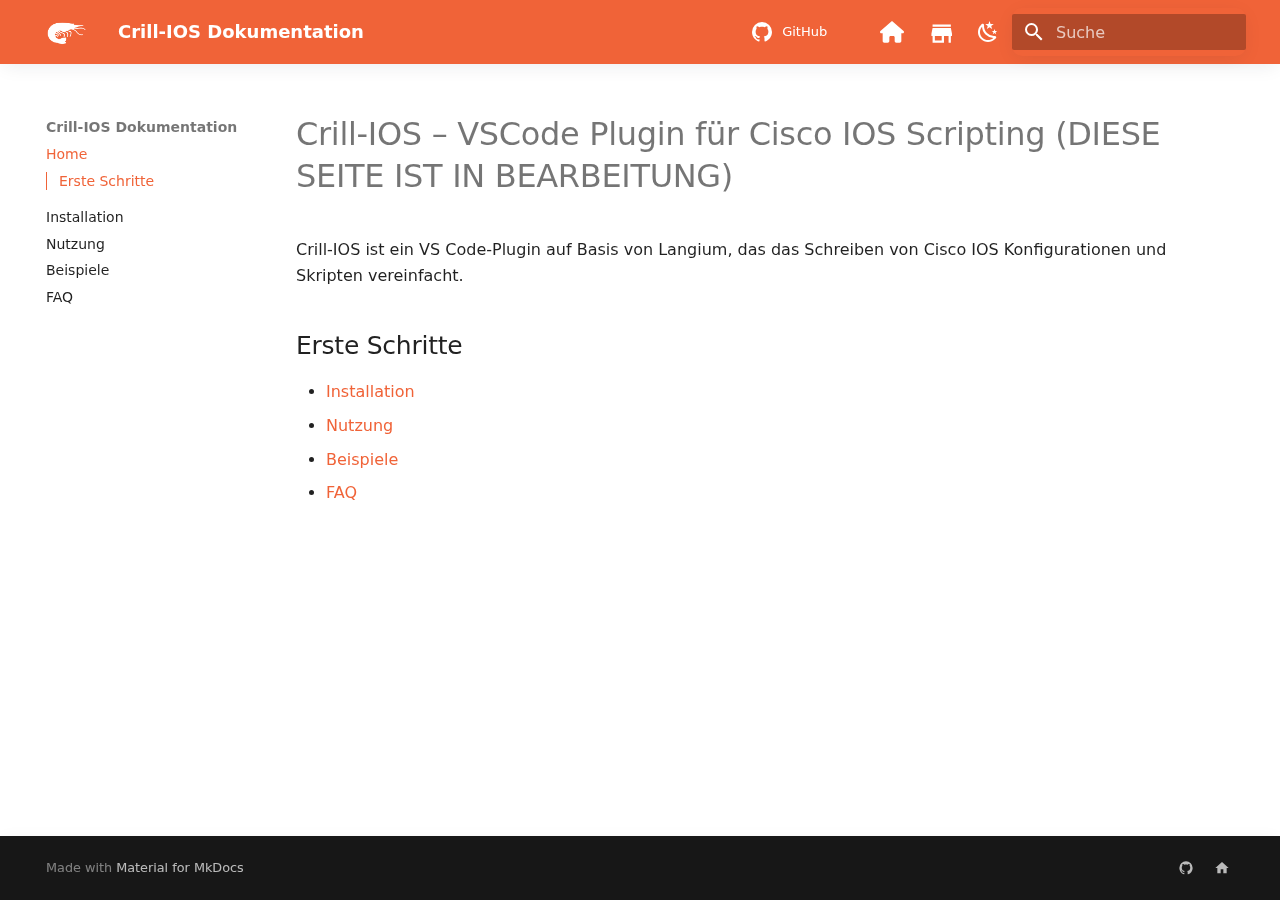
<file: index.html>
<!doctype html>
<html lang="de" class="no-js">
  <head>
    
      <meta charset="utf-8">
      <meta name="viewport" content="width=device-width,initial-scale=1">
      
      
      
        <link rel="canonical" href="https://docs.crillios.com/">
      
      
      
        <link rel="next" href="installation/">
      
      
      <link rel="icon" href="img/favicon.ico">
      <meta name="generator" content="mkdocs-1.6.1, mkdocs-material-9.5.49">
    
    
      
        <title>Crill-IOS Dokumentation</title>
      
    
    
      <link rel="stylesheet" href="assets/stylesheets/main.6f8fc17f.min.css">
      
        
        <link rel="stylesheet" href="assets/stylesheets/palette.06af60db.min.css">
      
      


    
    
      
    
    
      
        
        
        <link rel="preconnect" href="https://fonts.gstatic.com" crossorigin>
        <link rel="stylesheet" href="https://fonts.googleapis.com/css?family=Roboto:300,300i,400,400i,700,700i%7CRoboto+Mono:400,400i,700,700i&display=fallback">
        <style>:root{--md-text-font:"Roboto";--md-code-font:"Roboto Mono"}</style>
      
    
    
      <link rel="stylesheet" href="stylesheets/extra.css">
    
    <script>__md_scope=new URL(".",location),__md_hash=e=>[...e].reduce(((e,_)=>(e<<5)-e+_.charCodeAt(0)),0),__md_get=(e,_=localStorage,t=__md_scope)=>JSON.parse(_.getItem(t.pathname+"."+e)),__md_set=(e,_,t=localStorage,a=__md_scope)=>{try{t.setItem(a.pathname+"."+e,JSON.stringify(_))}catch(e){}}</script>
    
      

    
    
    
  </head>
  
  
    
    
      
    
    
    
    
    <body dir="ltr" data-md-color-scheme="default" data-md-color-primary="custom" data-md-color-accent="custom">
  
    
    <input class="md-toggle" data-md-toggle="drawer" type="checkbox" id="__drawer" autocomplete="off">
    <input class="md-toggle" data-md-toggle="search" type="checkbox" id="__search" autocomplete="off">
    <label class="md-overlay" for="__drawer"></label>
    <div data-md-component="skip">
      
        
        <a href="#crill-ios-vscode-plugin-fur-cisco-ios-scripting-diese-seite-ist-in-bearbeitung" class="md-skip">
          Zum Inhalt
        </a>
      
    </div>
    <div data-md-component="announce">
      
    </div>
    
    
      

  

<header class="md-header md-header--shadow" data-md-component="header">
  <nav class="md-header__inner md-grid" aria-label="Kopfzeile">
    <a href="." title="Crill-IOS Dokumentation" class="md-header__button md-logo" aria-label="Crill-IOS Dokumentation" data-md-component="logo">
      
  <img src="img/logo_small_white.png" alt="logo">

    </a>
    <label class="md-header__button md-icon" for="__drawer">
      
      <svg xmlns="http://www.w3.org/2000/svg" viewBox="0 0 24 24"><path d="M3 6h18v2H3zm0 5h18v2H3zm0 5h18v2H3z"/></svg>
    </label>
    <div class="md-header__title" data-md-component="header-title">
      <div class="md-header__ellipsis">
        <div class="md-header__topic">
          <span class="md-ellipsis">
            Crill-IOS Dokumentation
          </span>
        </div>
        <div class="md-header__topic" data-md-component="header-topic">
          <span class="md-ellipsis">
            
              Home
            
          </span>
        </div>
      </div>
    </div>
    
      
        <form class="md-header__option" data-md-component="palette">
  
    
    
    
    <input class="md-option" data-md-color-media="(prefers-color-scheme: light)" data-md-color-scheme="default" data-md-color-primary="custom" data-md-color-accent="custom"  aria-label="Darkmode aktivieren"  type="radio" name="__palette" id="__palette_0">
    
      <label class="md-header__button md-icon" title="Darkmode aktivieren" for="__palette_1" hidden>
        <svg xmlns="http://www.w3.org/2000/svg" viewBox="0 0 24 24"><path d="m17.75 4.09-2.53 1.94.91 3.06-2.63-1.81-2.63 1.81.91-3.06-2.53-1.94L12.44 4l1.06-3 1.06 3zm3.5 6.91-1.64 1.25.59 1.98-1.7-1.17-1.7 1.17.59-1.98L15.75 11l2.06-.05L18.5 9l.69 1.95zm-2.28 4.95c.83-.08 1.72 1.1 1.19 1.85-.32.45-.66.87-1.08 1.27C15.17 23 8.84 23 4.94 19.07c-3.91-3.9-3.91-10.24 0-14.14.4-.4.82-.76 1.27-1.08.75-.53 1.93.36 1.85 1.19-.27 2.86.69 5.83 2.89 8.02a9.96 9.96 0 0 0 8.02 2.89m-1.64 2.02a12.08 12.08 0 0 1-7.8-3.47c-2.17-2.19-3.33-5-3.49-7.82-2.81 3.14-2.7 7.96.31 10.98 3.02 3.01 7.84 3.12 10.98.31"/></svg>
      </label>
    
  
    
    
    
    <input class="md-option" data-md-color-media="(prefers-color-scheme: dark)" data-md-color-scheme="slate" data-md-color-primary="custom" data-md-color-accent="custom"  aria-label="Lightmode aktivieren"  type="radio" name="__palette" id="__palette_1">
    
      <label class="md-header__button md-icon" title="Lightmode aktivieren" for="__palette_0" hidden>
        <svg xmlns="http://www.w3.org/2000/svg" viewBox="0 0 24 24"><path d="M12 7a5 5 0 0 1 5 5 5 5 0 0 1-5 5 5 5 0 0 1-5-5 5 5 0 0 1 5-5m0 2a3 3 0 0 0-3 3 3 3 0 0 0 3 3 3 3 0 0 0 3-3 3 3 0 0 0-3-3m0-7 2.39 3.42C13.65 5.15 12.84 5 12 5s-1.65.15-2.39.42zM3.34 7l4.16-.35A7.2 7.2 0 0 0 5.94 8.5c-.44.74-.69 1.5-.83 2.29zm.02 10 1.76-3.77a7.131 7.131 0 0 0 2.38 4.14zM20.65 7l-1.77 3.79a7.02 7.02 0 0 0-2.38-4.15zm-.01 10-4.14.36c.59-.51 1.12-1.14 1.54-1.86.42-.73.69-1.5.83-2.29zM12 22l-2.41-3.44c.74.27 1.55.44 2.41.44.82 0 1.63-.17 2.37-.44z"/></svg>
      </label>
    
  
</form>
      
    
    
      <script>var palette=__md_get("__palette");if(palette&&palette.color){if("(prefers-color-scheme)"===palette.color.media){var media=matchMedia("(prefers-color-scheme: light)"),input=document.querySelector(media.matches?"[data-md-color-media='(prefers-color-scheme: light)']":"[data-md-color-media='(prefers-color-scheme: dark)']");palette.color.media=input.getAttribute("data-md-color-media"),palette.color.scheme=input.getAttribute("data-md-color-scheme"),palette.color.primary=input.getAttribute("data-md-color-primary"),palette.color.accent=input.getAttribute("data-md-color-accent")}for(var[key,value]of Object.entries(palette.color))document.body.setAttribute("data-md-color-"+key,value)}</script>
    
    
    
      <label class="md-header__button md-icon" for="__search">
        
        <svg xmlns="http://www.w3.org/2000/svg" viewBox="0 0 24 24"><path d="M9.5 3A6.5 6.5 0 0 1 16 9.5c0 1.61-.59 3.09-1.56 4.23l.27.27h.79l5 5-1.5 1.5-5-5v-.79l-.27-.27A6.52 6.52 0 0 1 9.5 16 6.5 6.5 0 0 1 3 9.5 6.5 6.5 0 0 1 9.5 3m0 2C7 5 5 7 5 9.5S7 14 9.5 14 14 12 14 9.5 12 5 9.5 5"/></svg>
      </label>
      <div class="md-search" data-md-component="search" role="dialog">
  <label class="md-search__overlay" for="__search"></label>
  <div class="md-search__inner" role="search">
    <form class="md-search__form" name="search">
      <input type="text" class="md-search__input" name="query" aria-label="Suche" placeholder="Suche" autocapitalize="off" autocorrect="off" autocomplete="off" spellcheck="false" data-md-component="search-query" required>
      <label class="md-search__icon md-icon" for="__search">
        
        <svg xmlns="http://www.w3.org/2000/svg" viewBox="0 0 24 24"><path d="M9.5 3A6.5 6.5 0 0 1 16 9.5c0 1.61-.59 3.09-1.56 4.23l.27.27h.79l5 5-1.5 1.5-5-5v-.79l-.27-.27A6.52 6.52 0 0 1 9.5 16 6.5 6.5 0 0 1 3 9.5 6.5 6.5 0 0 1 9.5 3m0 2C7 5 5 7 5 9.5S7 14 9.5 14 14 12 14 9.5 12 5 9.5 5"/></svg>
        
        <svg xmlns="http://www.w3.org/2000/svg" viewBox="0 0 24 24"><path d="M20 11v2H8l5.5 5.5-1.42 1.42L4.16 12l7.92-7.92L13.5 5.5 8 11z"/></svg>
      </label>
      <nav class="md-search__options" aria-label="Suche">
        
        <button type="reset" class="md-search__icon md-icon" title="Zurücksetzen" aria-label="Zurücksetzen" tabindex="-1">
          
          <svg xmlns="http://www.w3.org/2000/svg" viewBox="0 0 24 24"><path d="M19 6.41 17.59 5 12 10.59 6.41 5 5 6.41 10.59 12 5 17.59 6.41 19 12 13.41 17.59 19 19 17.59 13.41 12z"/></svg>
        </button>
      </nav>
      
        <div class="md-search__suggest" data-md-component="search-suggest"></div>
      
    </form>
    <div class="md-search__output">
      <div class="md-search__scrollwrap" tabindex="0" data-md-scrollfix>
        <div class="md-search-result" data-md-component="search-result">
          <div class="md-search-result__meta">
            Suche wird initialisiert
          </div>
          <ol class="md-search-result__list" role="presentation"></ol>
        </div>
      </div>
    </div>
  </div>
</div>
    
    
      <div class="md-header__source">
        <a href="https://github.com/Crill-IOS/Crill-IOS-Scripting" title="Zum Repository" class="md-source" data-md-component="source">
  <div class="md-source__icon md-icon">
    
    <svg xmlns="http://www.w3.org/2000/svg" viewBox="0 0 24 24"><path d="M12 2A10 10 0 0 0 2 12c0 4.42 2.87 8.17 6.84 9.5.5.08.66-.23.66-.5v-1.69c-2.77.6-3.36-1.34-3.36-1.34-.46-1.16-1.11-1.47-1.11-1.47-.91-.62.07-.6.07-.6 1 .07 1.53 1.03 1.53 1.03.87 1.52 2.34 1.07 2.91.83.09-.65.35-1.09.63-1.34-2.22-.25-4.55-1.11-4.55-4.92 0-1.11.38-2 1.03-2.71-.1-.25-.45-1.29.1-2.64 0 0 .84-.27 2.75 1.02.79-.22 1.65-.33 2.5-.33s1.71.11 2.5.33c1.91-1.29 2.75-1.02 2.75-1.02.55 1.35.2 2.39.1 2.64.65.71 1.03 1.6 1.03 2.71 0 3.82-2.34 4.66-4.57 4.91.36.31.69.92.69 1.85V21c0 .27.16.59.67.5C19.14 20.16 22 16.42 22 12A10 10 0 0 0 12 2"/></svg>
  </div>
  <div class="md-source__repository">
    GitHub
  </div>
</a>
      </div>
    
  </nav>
  
</header>
    
    <div class="md-container" data-md-component="container">
      
      
        
          
        
      
      <main class="md-main" data-md-component="main">
        <div class="md-main__inner md-grid">
          
            
              
              <div class="md-sidebar md-sidebar--primary" data-md-component="sidebar" data-md-type="navigation" >
                <div class="md-sidebar__scrollwrap">
                  <div class="md-sidebar__inner">
                    



  

<nav class="md-nav md-nav--primary md-nav--integrated" aria-label="Navigation" data-md-level="0">
  <label class="md-nav__title" for="__drawer">
    <a href="." title="Crill-IOS Dokumentation" class="md-nav__button md-logo" aria-label="Crill-IOS Dokumentation" data-md-component="logo">
      
  <img src="img/logo_small_white.png" alt="logo">

    </a>
    Crill-IOS Dokumentation
  </label>
  
    <div class="md-nav__source">
      <a href="https://github.com/Crill-IOS/Crill-IOS-Scripting" title="Zum Repository" class="md-source" data-md-component="source">
  <div class="md-source__icon md-icon">
    
    <svg xmlns="http://www.w3.org/2000/svg" viewBox="0 0 24 24"><path d="M12 2A10 10 0 0 0 2 12c0 4.42 2.87 8.17 6.84 9.5.5.08.66-.23.66-.5v-1.69c-2.77.6-3.36-1.34-3.36-1.34-.46-1.16-1.11-1.47-1.11-1.47-.91-.62.07-.6.07-.6 1 .07 1.53 1.03 1.53 1.03.87 1.52 2.34 1.07 2.91.83.09-.65.35-1.09.63-1.34-2.22-.25-4.55-1.11-4.55-4.92 0-1.11.38-2 1.03-2.71-.1-.25-.45-1.29.1-2.64 0 0 .84-.27 2.75 1.02.79-.22 1.65-.33 2.5-.33s1.71.11 2.5.33c1.91-1.29 2.75-1.02 2.75-1.02.55 1.35.2 2.39.1 2.64.65.71 1.03 1.6 1.03 2.71 0 3.82-2.34 4.66-4.57 4.91.36.31.69.92.69 1.85V21c0 .27.16.59.67.5C19.14 20.16 22 16.42 22 12A10 10 0 0 0 12 2"/></svg>
  </div>
  <div class="md-source__repository">
    GitHub
  </div>
</a>
    </div>
  
  <ul class="md-nav__list" data-md-scrollfix>
    
      
      
  
  
    
  
  
  
    <li class="md-nav__item md-nav__item--active">
      
      <input class="md-nav__toggle md-toggle" type="checkbox" id="__toc">
      
      
        
      
      
        <label class="md-nav__link md-nav__link--active" for="__toc">
          
  
  <span class="md-ellipsis">
    Home
  </span>
  

          <span class="md-nav__icon md-icon"></span>
        </label>
      
      <a href="." class="md-nav__link md-nav__link--active">
        
  
  <span class="md-ellipsis">
    Home
  </span>
  

      </a>
      
        

<nav class="md-nav md-nav--secondary" aria-label="Inhaltsverzeichnis">
  
  
  
    
  
  
    <label class="md-nav__title" for="__toc">
      <span class="md-nav__icon md-icon"></span>
      Inhaltsverzeichnis
    </label>
    <ul class="md-nav__list" data-md-component="toc" data-md-scrollfix>
      
        <li class="md-nav__item">
  <a href="#erste-schritte" class="md-nav__link">
    <span class="md-ellipsis">
      Erste Schritte
    </span>
  </a>
  
</li>
      
    </ul>
  
</nav>
      
    </li>
  

    
      
      
  
  
  
  
    <li class="md-nav__item">
      <a href="installation/" class="md-nav__link">
        
  
  <span class="md-ellipsis">
    Installation
  </span>
  

      </a>
    </li>
  

    
      
      
  
  
  
  
    <li class="md-nav__item">
      <a href="usage/" class="md-nav__link">
        
  
  <span class="md-ellipsis">
    Nutzung
  </span>
  

      </a>
    </li>
  

    
      
      
  
  
  
  
    <li class="md-nav__item">
      <a href="examples/" class="md-nav__link">
        
  
  <span class="md-ellipsis">
    Beispiele
  </span>
  

      </a>
    </li>
  

    
      
      
  
  
  
  
    <li class="md-nav__item">
      <a href="faq/" class="md-nav__link">
        
  
  <span class="md-ellipsis">
    FAQ
  </span>
  

      </a>
    </li>
  

    
  </ul>
</nav>
                  </div>
                </div>
              </div>
            
            
          
          
            <div class="md-content" data-md-component="content">
              <article class="md-content__inner md-typeset">
                
                  

  
  


<h1 id="crill-ios-vscode-plugin-fur-cisco-ios-scripting-diese-seite-ist-in-bearbeitung">Crill-IOS – VSCode Plugin für Cisco IOS Scripting (DIESE SEITE IST IN BEARBEITUNG)</h1>
<p>Crill-IOS ist ein VS Code-Plugin auf Basis von Langium, das das Schreiben von Cisco IOS Konfigurationen und Skripten vereinfacht.</p>
<h2 id="erste-schritte">Erste Schritte</h2>
<ul>
<li><a href="installation/">Installation</a></li>
<li><a href="usage/">Nutzung</a></li>
<li><a href="examples/">Beispiele</a></li>
<li><a href="faq/">FAQ</a></li>
</ul>












                
              </article>
            </div>
          
          
<script>var target=document.getElementById(location.hash.slice(1));target&&target.name&&(target.checked=target.name.startsWith("__tabbed_"))</script>
        </div>
        
          <button type="button" class="md-top md-icon" data-md-component="top" hidden>
  
  <svg xmlns="http://www.w3.org/2000/svg" viewBox="0 0 24 24"><path d="M13 20h-2V8l-5.5 5.5-1.42-1.42L12 4.16l7.92 7.92-1.42 1.42L13 8z"/></svg>
  Zurück zum Seitenanfang
</button>
        
      </main>
      
        <footer class="md-footer">
  
  <div class="md-footer-meta md-typeset">
    <div class="md-footer-meta__inner md-grid">
      <div class="md-copyright">
  
  
    Made with
    <a href="https://squidfunk.github.io/mkdocs-material/" target="_blank" rel="noopener">
      Material for MkDocs
    </a>
  
</div>
      
        <div class="md-social">
  
    
    
    
    
    <a href="https://github.com/Crill-IOS/Crill-IOS-Scripting" target="_blank" rel="noopener" title="GitHub Repo" class="md-social__link">
      <svg xmlns="http://www.w3.org/2000/svg" viewBox="0 0 24 24"><path d="M12 2A10 10 0 0 0 2 12c0 4.42 2.87 8.17 6.84 9.5.5.08.66-.23.66-.5v-1.69c-2.77.6-3.36-1.34-3.36-1.34-.46-1.16-1.11-1.47-1.11-1.47-.91-.62.07-.6.07-.6 1 .07 1.53 1.03 1.53 1.03.87 1.52 2.34 1.07 2.91.83.09-.65.35-1.09.63-1.34-2.22-.25-4.55-1.11-4.55-4.92 0-1.11.38-2 1.03-2.71-.1-.25-.45-1.29.1-2.64 0 0 .84-.27 2.75 1.02.79-.22 1.65-.33 2.5-.33s1.71.11 2.5.33c1.91-1.29 2.75-1.02 2.75-1.02.55 1.35.2 2.39.1 2.64.65.71 1.03 1.6 1.03 2.71 0 3.82-2.34 4.66-4.57 4.91.36.31.69.92.69 1.85V21c0 .27.16.59.67.5C19.14 20.16 22 16.42 22 12A10 10 0 0 0 12 2"/></svg>
    </a>
  
    
    
    
    
    <a href="https://crillios.com" target="_blank" rel="noopener" title="Homepage" class="md-social__link">
      <svg xmlns="http://www.w3.org/2000/svg" viewBox="0 0 24 24"><path d="M10 20v-6h4v6h5v-8h3L12 3 2 12h3v8z"/></svg>
    </a>
  
</div>
      
    </div>
  </div>
</footer>
      
    </div>
    <div class="md-dialog" data-md-component="dialog">
      <div class="md-dialog__inner md-typeset"></div>
    </div>
    
    
    <script id="__config" type="application/json">{"base": ".", "features": ["navigation.instant", "navigation.sections", "navigation.top", "header.social", "content.code.copy", "toc.integrate", "search.suggest", "search.highlight"], "search": "assets/javascripts/workers/search.6ce7567c.min.js", "translations": {"clipboard.copied": "In Zwischenablage kopiert", "clipboard.copy": "In Zwischenablage kopieren", "search.result.more.one": "1 weiteres Suchergebnis auf dieser Seite", "search.result.more.other": "# weitere Suchergebnisse auf dieser Seite", "search.result.none": "Keine Suchergebnisse", "search.result.one": "1 Suchergebnis", "search.result.other": "# Suchergebnisse", "search.result.placeholder": "Suchbegriff eingeben", "search.result.term.missing": "Es fehlt", "select.version": "Version ausw\u00e4hlen"}}</script>
    
    
      <script src="assets/javascripts/bundle.88dd0f4e.min.js"></script>
      
        <script src="js/header-home.js"></script>
      
    
  </body>
</html>
</file>
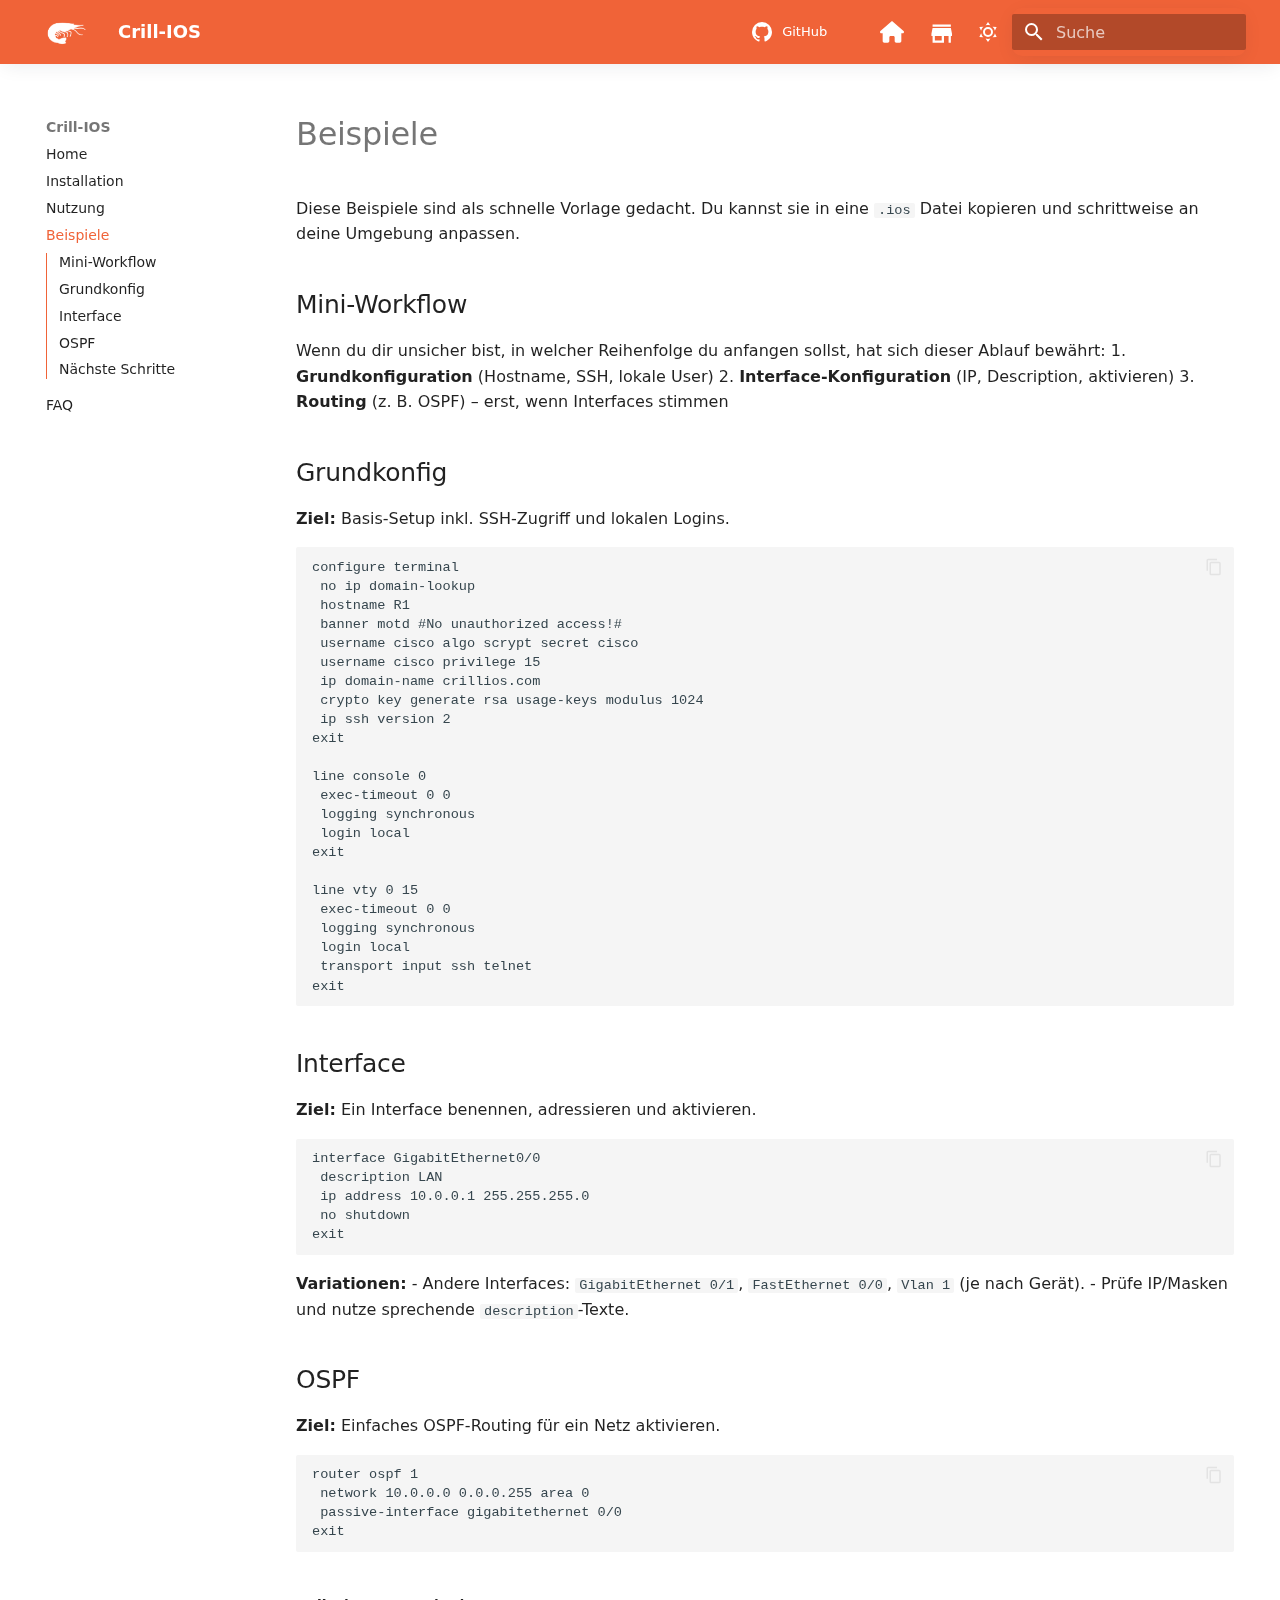
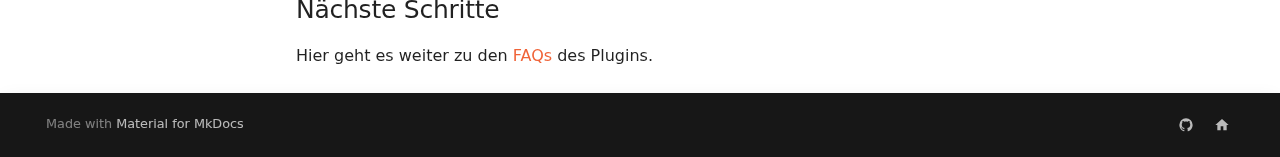
<file: examples/index.html>
<!doctype html>
<html lang="de" class="no-js">
  <head>
    
      <meta charset="utf-8">
      <meta name="viewport" content="width=device-width,initial-scale=1">
      
      
      
        <link rel="canonical" href="https://docs.crillios.com/examples/">
      
      
        <link rel="prev" href="../usage/">
      
      
        <link rel="next" href="../faq/">
      
      
      <link rel="icon" href="../img/favicon.ico">
      <meta name="generator" content="mkdocs-1.6.1, mkdocs-material-9.5.49">
    
    
      
        <title>Beispiele - Crill-IOS</title>
      
    
    
      <link rel="stylesheet" href="../assets/stylesheets/main.6f8fc17f.min.css">
      
        
        <link rel="stylesheet" href="../assets/stylesheets/palette.06af60db.min.css">
      
      


    
    
      
    
    
      
        
        
        <link rel="preconnect" href="https://fonts.gstatic.com" crossorigin>
        <link rel="stylesheet" href="https://fonts.googleapis.com/css?family=Roboto:300,300i,400,400i,700,700i%7CRoboto+Mono:400,400i,700,700i&display=fallback">
        <style>:root{--md-text-font:"Roboto";--md-code-font:"Roboto Mono"}</style>
      
    
    
      <link rel="stylesheet" href="../stylesheets/extra.css">
    
    <script>__md_scope=new URL("..",location),__md_hash=e=>[...e].reduce(((e,_)=>(e<<5)-e+_.charCodeAt(0)),0),__md_get=(e,_=localStorage,t=__md_scope)=>JSON.parse(_.getItem(t.pathname+"."+e)),__md_set=(e,_,t=localStorage,a=__md_scope)=>{try{t.setItem(a.pathname+"."+e,JSON.stringify(_))}catch(e){}}</script>
    
      

    
    
    
  </head>
  
  
    
    
      
    
    
    
    
    <body dir="ltr" data-md-color-scheme="default" data-md-color-primary="custom" data-md-color-accent="custom">
  
    
    <input class="md-toggle" data-md-toggle="drawer" type="checkbox" id="__drawer" autocomplete="off">
    <input class="md-toggle" data-md-toggle="search" type="checkbox" id="__search" autocomplete="off">
    <label class="md-overlay" for="__drawer"></label>
    <div data-md-component="skip">
      
        
        <a href="#beispiele" class="md-skip">
          Zum Inhalt
        </a>
      
    </div>
    <div data-md-component="announce">
      
    </div>
    
    
      

  

<header class="md-header md-header--shadow" data-md-component="header">
  <nav class="md-header__inner md-grid" aria-label="Kopfzeile">
    <a href=".." title="Crill-IOS" class="md-header__button md-logo" aria-label="Crill-IOS" data-md-component="logo">
      
  <img src="../img/logo_small_white.png" alt="logo">

    </a>
    <label class="md-header__button md-icon" for="__drawer">
      
      <svg xmlns="http://www.w3.org/2000/svg" viewBox="0 0 24 24"><path d="M3 6h18v2H3zm0 5h18v2H3zm0 5h18v2H3z"/></svg>
    </label>
    <div class="md-header__title" data-md-component="header-title">
      <div class="md-header__ellipsis">
        <div class="md-header__topic">
          <span class="md-ellipsis">
            Crill-IOS
          </span>
        </div>
        <div class="md-header__topic" data-md-component="header-topic">
          <span class="md-ellipsis">
            
              Beispiele
            
          </span>
        </div>
      </div>
    </div>
    
      
        <form class="md-header__option" data-md-component="palette">
  
    
    
    
    <input class="md-option" data-md-color-media="(prefers-color-scheme: light)" data-md-color-scheme="default" data-md-color-primary="custom" data-md-color-accent="custom"  aria-label="Darkmode aktivieren"  type="radio" name="__palette" id="__palette_0">
    
      <label class="md-header__button md-icon" title="Darkmode aktivieren" for="__palette_1" hidden>
        <svg xmlns="http://www.w3.org/2000/svg" viewBox="0 0 24 24"><path d="M12 7a5 5 0 0 1 5 5 5 5 0 0 1-5 5 5 5 0 0 1-5-5 5 5 0 0 1 5-5m0 2a3 3 0 0 0-3 3 3 3 0 0 0 3 3 3 3 0 0 0 3-3 3 3 0 0 0-3-3m0-7 2.39 3.42C13.65 5.15 12.84 5 12 5s-1.65.15-2.39.42zM3.34 7l4.16-.35A7.2 7.2 0 0 0 5.94 8.5c-.44.74-.69 1.5-.83 2.29zm.02 10 1.76-3.77a7.131 7.131 0 0 0 2.38 4.14zM20.65 7l-1.77 3.79a7.02 7.02 0 0 0-2.38-4.15zm-.01 10-4.14.36c.59-.51 1.12-1.14 1.54-1.86.42-.73.69-1.5.83-2.29zM12 22l-2.41-3.44c.74.27 1.55.44 2.41.44.82 0 1.63-.17 2.37-.44z"/></svg>
      </label>
    
  
    
    
    
    <input class="md-option" data-md-color-media="(prefers-color-scheme: dark)" data-md-color-scheme="slate" data-md-color-primary="custom" data-md-color-accent="custom"  aria-label="Lightmode aktivieren"  type="radio" name="__palette" id="__palette_1">
    
      <label class="md-header__button md-icon" title="Lightmode aktivieren" for="__palette_0" hidden>
        <svg xmlns="http://www.w3.org/2000/svg" viewBox="0 0 24 24"><path d="m17.75 4.09-2.53 1.94.91 3.06-2.63-1.81-2.63 1.81.91-3.06-2.53-1.94L12.44 4l1.06-3 1.06 3zm3.5 6.91-1.64 1.25.59 1.98-1.7-1.17-1.7 1.17.59-1.98L15.75 11l2.06-.05L18.5 9l.69 1.95zm-2.28 4.95c.83-.08 1.72 1.1 1.19 1.85-.32.45-.66.87-1.08 1.27C15.17 23 8.84 23 4.94 19.07c-3.91-3.9-3.91-10.24 0-14.14.4-.4.82-.76 1.27-1.08.75-.53 1.93.36 1.85 1.19-.27 2.86.69 5.83 2.89 8.02a9.96 9.96 0 0 0 8.02 2.89m-1.64 2.02a12.08 12.08 0 0 1-7.8-3.47c-2.17-2.19-3.33-5-3.49-7.82-2.81 3.14-2.7 7.96.31 10.98 3.02 3.01 7.84 3.12 10.98.31"/></svg>
      </label>
    
  
</form>
      
    
    
      <script>var palette=__md_get("__palette");if(palette&&palette.color){if("(prefers-color-scheme)"===palette.color.media){var media=matchMedia("(prefers-color-scheme: light)"),input=document.querySelector(media.matches?"[data-md-color-media='(prefers-color-scheme: light)']":"[data-md-color-media='(prefers-color-scheme: dark)']");palette.color.media=input.getAttribute("data-md-color-media"),palette.color.scheme=input.getAttribute("data-md-color-scheme"),palette.color.primary=input.getAttribute("data-md-color-primary"),palette.color.accent=input.getAttribute("data-md-color-accent")}for(var[key,value]of Object.entries(palette.color))document.body.setAttribute("data-md-color-"+key,value)}</script>
    
    
    
      <label class="md-header__button md-icon" for="__search">
        
        <svg xmlns="http://www.w3.org/2000/svg" viewBox="0 0 24 24"><path d="M9.5 3A6.5 6.5 0 0 1 16 9.5c0 1.61-.59 3.09-1.56 4.23l.27.27h.79l5 5-1.5 1.5-5-5v-.79l-.27-.27A6.52 6.52 0 0 1 9.5 16 6.5 6.5 0 0 1 3 9.5 6.5 6.5 0 0 1 9.5 3m0 2C7 5 5 7 5 9.5S7 14 9.5 14 14 12 14 9.5 12 5 9.5 5"/></svg>
      </label>
      <div class="md-search" data-md-component="search" role="dialog">
  <label class="md-search__overlay" for="__search"></label>
  <div class="md-search__inner" role="search">
    <form class="md-search__form" name="search">
      <input type="text" class="md-search__input" name="query" aria-label="Suche" placeholder="Suche" autocapitalize="off" autocorrect="off" autocomplete="off" spellcheck="false" data-md-component="search-query" required>
      <label class="md-search__icon md-icon" for="__search">
        
        <svg xmlns="http://www.w3.org/2000/svg" viewBox="0 0 24 24"><path d="M9.5 3A6.5 6.5 0 0 1 16 9.5c0 1.61-.59 3.09-1.56 4.23l.27.27h.79l5 5-1.5 1.5-5-5v-.79l-.27-.27A6.52 6.52 0 0 1 9.5 16 6.5 6.5 0 0 1 3 9.5 6.5 6.5 0 0 1 9.5 3m0 2C7 5 5 7 5 9.5S7 14 9.5 14 14 12 14 9.5 12 5 9.5 5"/></svg>
        
        <svg xmlns="http://www.w3.org/2000/svg" viewBox="0 0 24 24"><path d="M20 11v2H8l5.5 5.5-1.42 1.42L4.16 12l7.92-7.92L13.5 5.5 8 11z"/></svg>
      </label>
      <nav class="md-search__options" aria-label="Suche">
        
        <button type="reset" class="md-search__icon md-icon" title="Zurücksetzen" aria-label="Zurücksetzen" tabindex="-1">
          
          <svg xmlns="http://www.w3.org/2000/svg" viewBox="0 0 24 24"><path d="M19 6.41 17.59 5 12 10.59 6.41 5 5 6.41 10.59 12 5 17.59 6.41 19 12 13.41 17.59 19 19 17.59 13.41 12z"/></svg>
        </button>
      </nav>
      
        <div class="md-search__suggest" data-md-component="search-suggest"></div>
      
    </form>
    <div class="md-search__output">
      <div class="md-search__scrollwrap" tabindex="0" data-md-scrollfix>
        <div class="md-search-result" data-md-component="search-result">
          <div class="md-search-result__meta">
            Suche wird initialisiert
          </div>
          <ol class="md-search-result__list" role="presentation"></ol>
        </div>
      </div>
    </div>
  </div>
</div>
    
    
      <div class="md-header__source">
        <a href="https://github.com/Crill-IOS/Crill-IOS-Scripting" title="Zum Repository" class="md-source" data-md-component="source">
  <div class="md-source__icon md-icon">
    
    <svg xmlns="http://www.w3.org/2000/svg" viewBox="0 0 24 24"><path d="M12 2A10 10 0 0 0 2 12c0 4.42 2.87 8.17 6.84 9.5.5.08.66-.23.66-.5v-1.69c-2.77.6-3.36-1.34-3.36-1.34-.46-1.16-1.11-1.47-1.11-1.47-.91-.62.07-.6.07-.6 1 .07 1.53 1.03 1.53 1.03.87 1.52 2.34 1.07 2.91.83.09-.65.35-1.09.63-1.34-2.22-.25-4.55-1.11-4.55-4.92 0-1.11.38-2 1.03-2.71-.1-.25-.45-1.29.1-2.64 0 0 .84-.27 2.75 1.02.79-.22 1.65-.33 2.5-.33s1.71.11 2.5.33c1.91-1.29 2.75-1.02 2.75-1.02.55 1.35.2 2.39.1 2.64.65.71 1.03 1.6 1.03 2.71 0 3.82-2.34 4.66-4.57 4.91.36.31.69.92.69 1.85V21c0 .27.16.59.67.5C19.14 20.16 22 16.42 22 12A10 10 0 0 0 12 2"/></svg>
  </div>
  <div class="md-source__repository">
    GitHub
  </div>
</a>
      </div>
    
  </nav>
  
</header>
    
    <div class="md-container" data-md-component="container">
      
      
        
          
        
      
      <main class="md-main" data-md-component="main">
        <div class="md-main__inner md-grid">
          
            
              
              <div class="md-sidebar md-sidebar--primary" data-md-component="sidebar" data-md-type="navigation" >
                <div class="md-sidebar__scrollwrap">
                  <div class="md-sidebar__inner">
                    



  

<nav class="md-nav md-nav--primary md-nav--integrated" aria-label="Navigation" data-md-level="0">
  <label class="md-nav__title" for="__drawer">
    <a href=".." title="Crill-IOS" class="md-nav__button md-logo" aria-label="Crill-IOS" data-md-component="logo">
      
  <img src="../img/logo_small_white.png" alt="logo">

    </a>
    Crill-IOS
  </label>
  
    <div class="md-nav__source">
      <a href="https://github.com/Crill-IOS/Crill-IOS-Scripting" title="Zum Repository" class="md-source" data-md-component="source">
  <div class="md-source__icon md-icon">
    
    <svg xmlns="http://www.w3.org/2000/svg" viewBox="0 0 24 24"><path d="M12 2A10 10 0 0 0 2 12c0 4.42 2.87 8.17 6.84 9.5.5.08.66-.23.66-.5v-1.69c-2.77.6-3.36-1.34-3.36-1.34-.46-1.16-1.11-1.47-1.11-1.47-.91-.62.07-.6.07-.6 1 .07 1.53 1.03 1.53 1.03.87 1.52 2.34 1.07 2.91.83.09-.65.35-1.09.63-1.34-2.22-.25-4.55-1.11-4.55-4.92 0-1.11.38-2 1.03-2.71-.1-.25-.45-1.29.1-2.64 0 0 .84-.27 2.75 1.02.79-.22 1.65-.33 2.5-.33s1.71.11 2.5.33c1.91-1.29 2.75-1.02 2.75-1.02.55 1.35.2 2.39.1 2.64.65.71 1.03 1.6 1.03 2.71 0 3.82-2.34 4.66-4.57 4.91.36.31.69.92.69 1.85V21c0 .27.16.59.67.5C19.14 20.16 22 16.42 22 12A10 10 0 0 0 12 2"/></svg>
  </div>
  <div class="md-source__repository">
    GitHub
  </div>
</a>
    </div>
  
  <ul class="md-nav__list" data-md-scrollfix>
    
      
      
  
  
  
  
    <li class="md-nav__item">
      <a href=".." class="md-nav__link">
        
  
  <span class="md-ellipsis">
    Home
  </span>
  

      </a>
    </li>
  

    
      
      
  
  
  
  
    <li class="md-nav__item">
      <a href="../installation/" class="md-nav__link">
        
  
  <span class="md-ellipsis">
    Installation
  </span>
  

      </a>
    </li>
  

    
      
      
  
  
  
  
    <li class="md-nav__item">
      <a href="../usage/" class="md-nav__link">
        
  
  <span class="md-ellipsis">
    Nutzung
  </span>
  

      </a>
    </li>
  

    
      
      
  
  
    
  
  
  
    <li class="md-nav__item md-nav__item--active">
      
      <input class="md-nav__toggle md-toggle" type="checkbox" id="__toc">
      
      
        
      
      
        <label class="md-nav__link md-nav__link--active" for="__toc">
          
  
  <span class="md-ellipsis">
    Beispiele
  </span>
  

          <span class="md-nav__icon md-icon"></span>
        </label>
      
      <a href="./" class="md-nav__link md-nav__link--active">
        
  
  <span class="md-ellipsis">
    Beispiele
  </span>
  

      </a>
      
        

<nav class="md-nav md-nav--secondary" aria-label="Inhaltsverzeichnis">
  
  
  
    
  
  
    <label class="md-nav__title" for="__toc">
      <span class="md-nav__icon md-icon"></span>
      Inhaltsverzeichnis
    </label>
    <ul class="md-nav__list" data-md-component="toc" data-md-scrollfix>
      
        <li class="md-nav__item">
  <a href="#mini-workflow" class="md-nav__link">
    <span class="md-ellipsis">
      Mini-Workflow
    </span>
  </a>
  
</li>
      
        <li class="md-nav__item">
  <a href="#grundkonfig" class="md-nav__link">
    <span class="md-ellipsis">
      Grundkonfig
    </span>
  </a>
  
</li>
      
        <li class="md-nav__item">
  <a href="#interface" class="md-nav__link">
    <span class="md-ellipsis">
      Interface
    </span>
  </a>
  
</li>
      
        <li class="md-nav__item">
  <a href="#ospf" class="md-nav__link">
    <span class="md-ellipsis">
      OSPF
    </span>
  </a>
  
</li>
      
        <li class="md-nav__item">
  <a href="#nachste-schritte" class="md-nav__link">
    <span class="md-ellipsis">
      Nächste Schritte
    </span>
  </a>
  
</li>
      
    </ul>
  
</nav>
      
    </li>
  

    
      
      
  
  
  
  
    <li class="md-nav__item">
      <a href="../faq/" class="md-nav__link">
        
  
  <span class="md-ellipsis">
    FAQ
  </span>
  

      </a>
    </li>
  

    
  </ul>
</nav>
                  </div>
                </div>
              </div>
            
            
          
          
            <div class="md-content" data-md-component="content">
              <article class="md-content__inner md-typeset">
                
                  

  
  


<h1 id="beispiele">Beispiele</h1>
<p>Diese Beispiele sind als schnelle Vorlage gedacht. Du kannst sie in eine <code>.ios</code> Datei kopieren und schrittweise an deine Umgebung anpassen.</p>
<h2 id="mini-workflow">Mini-Workflow</h2>
<p>Wenn du dir unsicher bist, in welcher Reihenfolge du anfangen sollst, hat sich dieser Ablauf bewährt:
1. <strong>Grundkonfiguration</strong> (Hostname, SSH, lokale User)
2. <strong>Interface-Konfiguration</strong> (IP, Description, aktivieren)
3. <strong>Routing</strong> (z. B. OSPF) – erst, wenn Interfaces stimmen</p>
<h2 id="grundkonfig">Grundkonfig</h2>
<p><strong>Ziel:</strong> Basis-Setup inkl. SSH-Zugriff und lokalen Logins.</p>
<pre><code class="language-ios">configure terminal
 no ip domain-lookup
 hostname R1
 banner motd #No unauthorized access!#
 username cisco algo scrypt secret cisco
 username cisco privilege 15
 ip domain-name crillios.com
 crypto key generate rsa usage-keys modulus 1024
 ip ssh version 2
exit

line console 0
 exec-timeout 0 0
 logging synchronous
 login local
exit

line vty 0 15
 exec-timeout 0 0
 logging synchronous
 login local
 transport input ssh telnet
exit
</code></pre>
<h2 id="interface">Interface</h2>
<p><strong>Ziel:</strong> Ein Interface benennen, adressieren und aktivieren.</p>
<pre><code class="language-ios">interface GigabitEthernet0/0
 description LAN
 ip address 10.0.0.1 255.255.255.0
 no shutdown
exit
</code></pre>
<p><strong>Variationen:</strong>
- Andere Interfaces: <code>GigabitEthernet 0/1</code>, <code>FastEthernet 0/0</code>, <code>Vlan 1</code> (je nach Gerät).
- Prüfe IP/Masken und nutze sprechende <code>description</code>-Texte.</p>
<h2 id="ospf">OSPF</h2>
<p><strong>Ziel:</strong> Einfaches OSPF-Routing für ein Netz aktivieren.</p>
<pre><code class="language-ios">router ospf 1
 network 10.0.0.0 0.0.0.255 area 0
 passive-interface gigabitethernet 0/0
exit
</code></pre>
<h2 id="nachste-schritte">Nächste Schritte</h2>
<p>Hier geht es weiter zu den <a href="../faq/">FAQs</a> des Plugins.</p>












                
              </article>
            </div>
          
          
<script>var target=document.getElementById(location.hash.slice(1));target&&target.name&&(target.checked=target.name.startsWith("__tabbed_"))</script>
        </div>
        
          <button type="button" class="md-top md-icon" data-md-component="top" hidden>
  
  <svg xmlns="http://www.w3.org/2000/svg" viewBox="0 0 24 24"><path d="M13 20h-2V8l-5.5 5.5-1.42-1.42L12 4.16l7.92 7.92-1.42 1.42L13 8z"/></svg>
  Zurück zum Seitenanfang
</button>
        
      </main>
      
        <footer class="md-footer">
  
  <div class="md-footer-meta md-typeset">
    <div class="md-footer-meta__inner md-grid">
      <div class="md-copyright">
  
  
    Made with
    <a href="https://squidfunk.github.io/mkdocs-material/" target="_blank" rel="noopener">
      Material for MkDocs
    </a>
  
</div>
      
        <div class="md-social">
  
    
    
    
    
    <a href="https://github.com/Crill-IOS/Crill-IOS-Scripting" target="_blank" rel="noopener" title="GitHub Repo" class="md-social__link">
      <svg xmlns="http://www.w3.org/2000/svg" viewBox="0 0 24 24"><path d="M12 2A10 10 0 0 0 2 12c0 4.42 2.87 8.17 6.84 9.5.5.08.66-.23.66-.5v-1.69c-2.77.6-3.36-1.34-3.36-1.34-.46-1.16-1.11-1.47-1.11-1.47-.91-.62.07-.6.07-.6 1 .07 1.53 1.03 1.53 1.03.87 1.52 2.34 1.07 2.91.83.09-.65.35-1.09.63-1.34-2.22-.25-4.55-1.11-4.55-4.92 0-1.11.38-2 1.03-2.71-.1-.25-.45-1.29.1-2.64 0 0 .84-.27 2.75 1.02.79-.22 1.65-.33 2.5-.33s1.71.11 2.5.33c1.91-1.29 2.75-1.02 2.75-1.02.55 1.35.2 2.39.1 2.64.65.71 1.03 1.6 1.03 2.71 0 3.82-2.34 4.66-4.57 4.91.36.31.69.92.69 1.85V21c0 .27.16.59.67.5C19.14 20.16 22 16.42 22 12A10 10 0 0 0 12 2"/></svg>
    </a>
  
    
    
    
    
    <a href="https://crillios.com" target="_blank" rel="noopener" title="Homepage" class="md-social__link">
      <svg xmlns="http://www.w3.org/2000/svg" viewBox="0 0 24 24"><path d="M10 20v-6h4v6h5v-8h3L12 3 2 12h3v8z"/></svg>
    </a>
  
</div>
      
    </div>
  </div>
</footer>
      
    </div>
    <div class="md-dialog" data-md-component="dialog">
      <div class="md-dialog__inner md-typeset"></div>
    </div>
    
    
    <script id="__config" type="application/json">{"base": "..", "features": ["navigation.instant", "navigation.sections", "navigation.top", "header.social", "content.code.copy", "toc.integrate", "search.suggest", "search.highlight"], "search": "../assets/javascripts/workers/search.6ce7567c.min.js", "translations": {"clipboard.copied": "In Zwischenablage kopiert", "clipboard.copy": "In Zwischenablage kopieren", "search.result.more.one": "1 weiteres Suchergebnis auf dieser Seite", "search.result.more.other": "# weitere Suchergebnisse auf dieser Seite", "search.result.none": "Keine Suchergebnisse", "search.result.one": "1 Suchergebnis", "search.result.other": "# Suchergebnisse", "search.result.placeholder": "Suchbegriff eingeben", "search.result.term.missing": "Es fehlt", "select.version": "Version ausw\u00e4hlen"}}</script>
    
    
      <script src="../assets/javascripts/bundle.88dd0f4e.min.js"></script>
      
        <script src="../js/header-home.js"></script>
      
    
  </body>
</html>
</file>
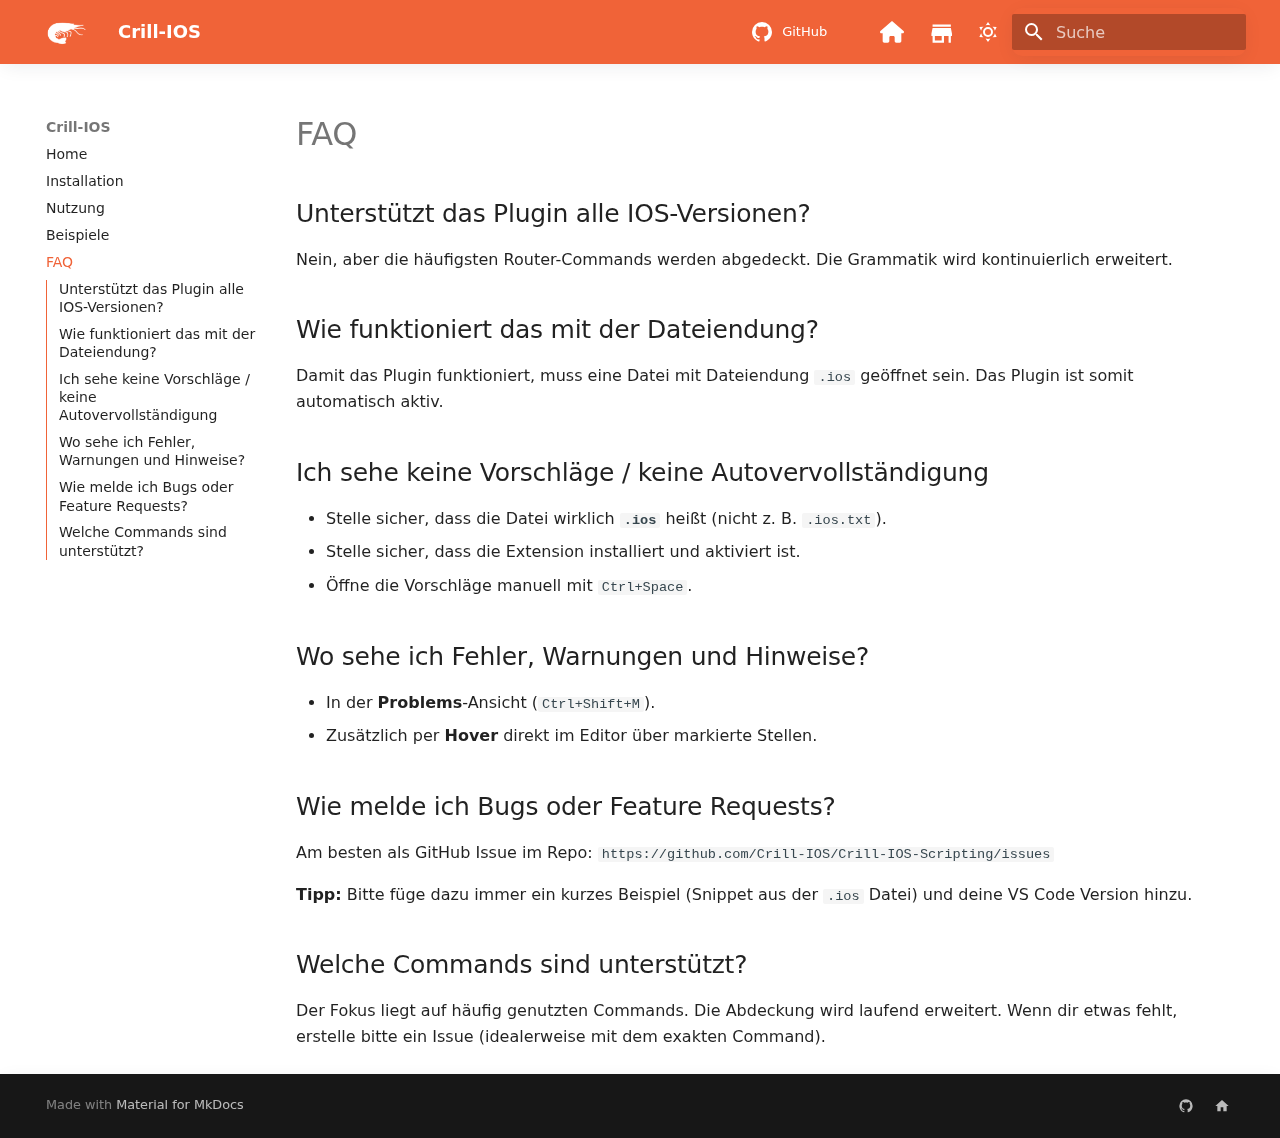
<file: faq/index.html>
<!doctype html>
<html lang="de" class="no-js">
  <head>
    
      <meta charset="utf-8">
      <meta name="viewport" content="width=device-width,initial-scale=1">
      
      
      
        <link rel="canonical" href="https://docs.crillios.com/faq/">
      
      
        <link rel="prev" href="../examples/">
      
      
      
      <link rel="icon" href="../img/favicon.ico">
      <meta name="generator" content="mkdocs-1.6.1, mkdocs-material-9.5.49">
    
    
      
        <title>FAQ - Crill-IOS</title>
      
    
    
      <link rel="stylesheet" href="../assets/stylesheets/main.6f8fc17f.min.css">
      
        
        <link rel="stylesheet" href="../assets/stylesheets/palette.06af60db.min.css">
      
      


    
    
      
    
    
      
        
        
        <link rel="preconnect" href="https://fonts.gstatic.com" crossorigin>
        <link rel="stylesheet" href="https://fonts.googleapis.com/css?family=Roboto:300,300i,400,400i,700,700i%7CRoboto+Mono:400,400i,700,700i&display=fallback">
        <style>:root{--md-text-font:"Roboto";--md-code-font:"Roboto Mono"}</style>
      
    
    
      <link rel="stylesheet" href="../stylesheets/extra.css">
    
    <script>__md_scope=new URL("..",location),__md_hash=e=>[...e].reduce(((e,_)=>(e<<5)-e+_.charCodeAt(0)),0),__md_get=(e,_=localStorage,t=__md_scope)=>JSON.parse(_.getItem(t.pathname+"."+e)),__md_set=(e,_,t=localStorage,a=__md_scope)=>{try{t.setItem(a.pathname+"."+e,JSON.stringify(_))}catch(e){}}</script>
    
      

    
    
    
  </head>
  
  
    
    
      
    
    
    
    
    <body dir="ltr" data-md-color-scheme="default" data-md-color-primary="custom" data-md-color-accent="custom">
  
    
    <input class="md-toggle" data-md-toggle="drawer" type="checkbox" id="__drawer" autocomplete="off">
    <input class="md-toggle" data-md-toggle="search" type="checkbox" id="__search" autocomplete="off">
    <label class="md-overlay" for="__drawer"></label>
    <div data-md-component="skip">
      
        
        <a href="#faq" class="md-skip">
          Zum Inhalt
        </a>
      
    </div>
    <div data-md-component="announce">
      
    </div>
    
    
      

  

<header class="md-header md-header--shadow" data-md-component="header">
  <nav class="md-header__inner md-grid" aria-label="Kopfzeile">
    <a href=".." title="Crill-IOS" class="md-header__button md-logo" aria-label="Crill-IOS" data-md-component="logo">
      
  <img src="../img/logo_small_white.png" alt="logo">

    </a>
    <label class="md-header__button md-icon" for="__drawer">
      
      <svg xmlns="http://www.w3.org/2000/svg" viewBox="0 0 24 24"><path d="M3 6h18v2H3zm0 5h18v2H3zm0 5h18v2H3z"/></svg>
    </label>
    <div class="md-header__title" data-md-component="header-title">
      <div class="md-header__ellipsis">
        <div class="md-header__topic">
          <span class="md-ellipsis">
            Crill-IOS
          </span>
        </div>
        <div class="md-header__topic" data-md-component="header-topic">
          <span class="md-ellipsis">
            
              FAQ
            
          </span>
        </div>
      </div>
    </div>
    
      
        <form class="md-header__option" data-md-component="palette">
  
    
    
    
    <input class="md-option" data-md-color-media="(prefers-color-scheme: light)" data-md-color-scheme="default" data-md-color-primary="custom" data-md-color-accent="custom"  aria-label="Darkmode aktivieren"  type="radio" name="__palette" id="__palette_0">
    
      <label class="md-header__button md-icon" title="Darkmode aktivieren" for="__palette_1" hidden>
        <svg xmlns="http://www.w3.org/2000/svg" viewBox="0 0 24 24"><path d="M12 7a5 5 0 0 1 5 5 5 5 0 0 1-5 5 5 5 0 0 1-5-5 5 5 0 0 1 5-5m0 2a3 3 0 0 0-3 3 3 3 0 0 0 3 3 3 3 0 0 0 3-3 3 3 0 0 0-3-3m0-7 2.39 3.42C13.65 5.15 12.84 5 12 5s-1.65.15-2.39.42zM3.34 7l4.16-.35A7.2 7.2 0 0 0 5.94 8.5c-.44.74-.69 1.5-.83 2.29zm.02 10 1.76-3.77a7.131 7.131 0 0 0 2.38 4.14zM20.65 7l-1.77 3.79a7.02 7.02 0 0 0-2.38-4.15zm-.01 10-4.14.36c.59-.51 1.12-1.14 1.54-1.86.42-.73.69-1.5.83-2.29zM12 22l-2.41-3.44c.74.27 1.55.44 2.41.44.82 0 1.63-.17 2.37-.44z"/></svg>
      </label>
    
  
    
    
    
    <input class="md-option" data-md-color-media="(prefers-color-scheme: dark)" data-md-color-scheme="slate" data-md-color-primary="custom" data-md-color-accent="custom"  aria-label="Lightmode aktivieren"  type="radio" name="__palette" id="__palette_1">
    
      <label class="md-header__button md-icon" title="Lightmode aktivieren" for="__palette_0" hidden>
        <svg xmlns="http://www.w3.org/2000/svg" viewBox="0 0 24 24"><path d="m17.75 4.09-2.53 1.94.91 3.06-2.63-1.81-2.63 1.81.91-3.06-2.53-1.94L12.44 4l1.06-3 1.06 3zm3.5 6.91-1.64 1.25.59 1.98-1.7-1.17-1.7 1.17.59-1.98L15.75 11l2.06-.05L18.5 9l.69 1.95zm-2.28 4.95c.83-.08 1.72 1.1 1.19 1.85-.32.45-.66.87-1.08 1.27C15.17 23 8.84 23 4.94 19.07c-3.91-3.9-3.91-10.24 0-14.14.4-.4.82-.76 1.27-1.08.75-.53 1.93.36 1.85 1.19-.27 2.86.69 5.83 2.89 8.02a9.96 9.96 0 0 0 8.02 2.89m-1.64 2.02a12.08 12.08 0 0 1-7.8-3.47c-2.17-2.19-3.33-5-3.49-7.82-2.81 3.14-2.7 7.96.31 10.98 3.02 3.01 7.84 3.12 10.98.31"/></svg>
      </label>
    
  
</form>
      
    
    
      <script>var palette=__md_get("__palette");if(palette&&palette.color){if("(prefers-color-scheme)"===palette.color.media){var media=matchMedia("(prefers-color-scheme: light)"),input=document.querySelector(media.matches?"[data-md-color-media='(prefers-color-scheme: light)']":"[data-md-color-media='(prefers-color-scheme: dark)']");palette.color.media=input.getAttribute("data-md-color-media"),palette.color.scheme=input.getAttribute("data-md-color-scheme"),palette.color.primary=input.getAttribute("data-md-color-primary"),palette.color.accent=input.getAttribute("data-md-color-accent")}for(var[key,value]of Object.entries(palette.color))document.body.setAttribute("data-md-color-"+key,value)}</script>
    
    
    
      <label class="md-header__button md-icon" for="__search">
        
        <svg xmlns="http://www.w3.org/2000/svg" viewBox="0 0 24 24"><path d="M9.5 3A6.5 6.5 0 0 1 16 9.5c0 1.61-.59 3.09-1.56 4.23l.27.27h.79l5 5-1.5 1.5-5-5v-.79l-.27-.27A6.52 6.52 0 0 1 9.5 16 6.5 6.5 0 0 1 3 9.5 6.5 6.5 0 0 1 9.5 3m0 2C7 5 5 7 5 9.5S7 14 9.5 14 14 12 14 9.5 12 5 9.5 5"/></svg>
      </label>
      <div class="md-search" data-md-component="search" role="dialog">
  <label class="md-search__overlay" for="__search"></label>
  <div class="md-search__inner" role="search">
    <form class="md-search__form" name="search">
      <input type="text" class="md-search__input" name="query" aria-label="Suche" placeholder="Suche" autocapitalize="off" autocorrect="off" autocomplete="off" spellcheck="false" data-md-component="search-query" required>
      <label class="md-search__icon md-icon" for="__search">
        
        <svg xmlns="http://www.w3.org/2000/svg" viewBox="0 0 24 24"><path d="M9.5 3A6.5 6.5 0 0 1 16 9.5c0 1.61-.59 3.09-1.56 4.23l.27.27h.79l5 5-1.5 1.5-5-5v-.79l-.27-.27A6.52 6.52 0 0 1 9.5 16 6.5 6.5 0 0 1 3 9.5 6.5 6.5 0 0 1 9.5 3m0 2C7 5 5 7 5 9.5S7 14 9.5 14 14 12 14 9.5 12 5 9.5 5"/></svg>
        
        <svg xmlns="http://www.w3.org/2000/svg" viewBox="0 0 24 24"><path d="M20 11v2H8l5.5 5.5-1.42 1.42L4.16 12l7.92-7.92L13.5 5.5 8 11z"/></svg>
      </label>
      <nav class="md-search__options" aria-label="Suche">
        
        <button type="reset" class="md-search__icon md-icon" title="Zurücksetzen" aria-label="Zurücksetzen" tabindex="-1">
          
          <svg xmlns="http://www.w3.org/2000/svg" viewBox="0 0 24 24"><path d="M19 6.41 17.59 5 12 10.59 6.41 5 5 6.41 10.59 12 5 17.59 6.41 19 12 13.41 17.59 19 19 17.59 13.41 12z"/></svg>
        </button>
      </nav>
      
        <div class="md-search__suggest" data-md-component="search-suggest"></div>
      
    </form>
    <div class="md-search__output">
      <div class="md-search__scrollwrap" tabindex="0" data-md-scrollfix>
        <div class="md-search-result" data-md-component="search-result">
          <div class="md-search-result__meta">
            Suche wird initialisiert
          </div>
          <ol class="md-search-result__list" role="presentation"></ol>
        </div>
      </div>
    </div>
  </div>
</div>
    
    
      <div class="md-header__source">
        <a href="https://github.com/Crill-IOS/Crill-IOS-Scripting" title="Zum Repository" class="md-source" data-md-component="source">
  <div class="md-source__icon md-icon">
    
    <svg xmlns="http://www.w3.org/2000/svg" viewBox="0 0 24 24"><path d="M12 2A10 10 0 0 0 2 12c0 4.42 2.87 8.17 6.84 9.5.5.08.66-.23.66-.5v-1.69c-2.77.6-3.36-1.34-3.36-1.34-.46-1.16-1.11-1.47-1.11-1.47-.91-.62.07-.6.07-.6 1 .07 1.53 1.03 1.53 1.03.87 1.52 2.34 1.07 2.91.83.09-.65.35-1.09.63-1.34-2.22-.25-4.55-1.11-4.55-4.92 0-1.11.38-2 1.03-2.71-.1-.25-.45-1.29.1-2.64 0 0 .84-.27 2.75 1.02.79-.22 1.65-.33 2.5-.33s1.71.11 2.5.33c1.91-1.29 2.75-1.02 2.75-1.02.55 1.35.2 2.39.1 2.64.65.71 1.03 1.6 1.03 2.71 0 3.82-2.34 4.66-4.57 4.91.36.31.69.92.69 1.85V21c0 .27.16.59.67.5C19.14 20.16 22 16.42 22 12A10 10 0 0 0 12 2"/></svg>
  </div>
  <div class="md-source__repository">
    GitHub
  </div>
</a>
      </div>
    
  </nav>
  
</header>
    
    <div class="md-container" data-md-component="container">
      
      
        
          
        
      
      <main class="md-main" data-md-component="main">
        <div class="md-main__inner md-grid">
          
            
              
              <div class="md-sidebar md-sidebar--primary" data-md-component="sidebar" data-md-type="navigation" >
                <div class="md-sidebar__scrollwrap">
                  <div class="md-sidebar__inner">
                    



  

<nav class="md-nav md-nav--primary md-nav--integrated" aria-label="Navigation" data-md-level="0">
  <label class="md-nav__title" for="__drawer">
    <a href=".." title="Crill-IOS" class="md-nav__button md-logo" aria-label="Crill-IOS" data-md-component="logo">
      
  <img src="../img/logo_small_white.png" alt="logo">

    </a>
    Crill-IOS
  </label>
  
    <div class="md-nav__source">
      <a href="https://github.com/Crill-IOS/Crill-IOS-Scripting" title="Zum Repository" class="md-source" data-md-component="source">
  <div class="md-source__icon md-icon">
    
    <svg xmlns="http://www.w3.org/2000/svg" viewBox="0 0 24 24"><path d="M12 2A10 10 0 0 0 2 12c0 4.42 2.87 8.17 6.84 9.5.5.08.66-.23.66-.5v-1.69c-2.77.6-3.36-1.34-3.36-1.34-.46-1.16-1.11-1.47-1.11-1.47-.91-.62.07-.6.07-.6 1 .07 1.53 1.03 1.53 1.03.87 1.52 2.34 1.07 2.91.83.09-.65.35-1.09.63-1.34-2.22-.25-4.55-1.11-4.55-4.92 0-1.11.38-2 1.03-2.71-.1-.25-.45-1.29.1-2.64 0 0 .84-.27 2.75 1.02.79-.22 1.65-.33 2.5-.33s1.71.11 2.5.33c1.91-1.29 2.75-1.02 2.75-1.02.55 1.35.2 2.39.1 2.64.65.71 1.03 1.6 1.03 2.71 0 3.82-2.34 4.66-4.57 4.91.36.31.69.92.69 1.85V21c0 .27.16.59.67.5C19.14 20.16 22 16.42 22 12A10 10 0 0 0 12 2"/></svg>
  </div>
  <div class="md-source__repository">
    GitHub
  </div>
</a>
    </div>
  
  <ul class="md-nav__list" data-md-scrollfix>
    
      
      
  
  
  
  
    <li class="md-nav__item">
      <a href=".." class="md-nav__link">
        
  
  <span class="md-ellipsis">
    Home
  </span>
  

      </a>
    </li>
  

    
      
      
  
  
  
  
    <li class="md-nav__item">
      <a href="../installation/" class="md-nav__link">
        
  
  <span class="md-ellipsis">
    Installation
  </span>
  

      </a>
    </li>
  

    
      
      
  
  
  
  
    <li class="md-nav__item">
      <a href="../usage/" class="md-nav__link">
        
  
  <span class="md-ellipsis">
    Nutzung
  </span>
  

      </a>
    </li>
  

    
      
      
  
  
  
  
    <li class="md-nav__item">
      <a href="../examples/" class="md-nav__link">
        
  
  <span class="md-ellipsis">
    Beispiele
  </span>
  

      </a>
    </li>
  

    
      
      
  
  
    
  
  
  
    <li class="md-nav__item md-nav__item--active">
      
      <input class="md-nav__toggle md-toggle" type="checkbox" id="__toc">
      
      
        
      
      
        <label class="md-nav__link md-nav__link--active" for="__toc">
          
  
  <span class="md-ellipsis">
    FAQ
  </span>
  

          <span class="md-nav__icon md-icon"></span>
        </label>
      
      <a href="./" class="md-nav__link md-nav__link--active">
        
  
  <span class="md-ellipsis">
    FAQ
  </span>
  

      </a>
      
        

<nav class="md-nav md-nav--secondary" aria-label="Inhaltsverzeichnis">
  
  
  
    
  
  
    <label class="md-nav__title" for="__toc">
      <span class="md-nav__icon md-icon"></span>
      Inhaltsverzeichnis
    </label>
    <ul class="md-nav__list" data-md-component="toc" data-md-scrollfix>
      
        <li class="md-nav__item">
  <a href="#unterstutzt-das-plugin-alle-ios-versionen" class="md-nav__link">
    <span class="md-ellipsis">
      Unterstützt das Plugin alle IOS-Versionen?
    </span>
  </a>
  
</li>
      
        <li class="md-nav__item">
  <a href="#wie-funktioniert-das-mit-der-dateiendung" class="md-nav__link">
    <span class="md-ellipsis">
      Wie funktioniert das mit der Dateiendung?
    </span>
  </a>
  
</li>
      
        <li class="md-nav__item">
  <a href="#ich-sehe-keine-vorschlage-keine-autovervollstandigung" class="md-nav__link">
    <span class="md-ellipsis">
      Ich sehe keine Vorschläge / keine Autovervollständigung
    </span>
  </a>
  
</li>
      
        <li class="md-nav__item">
  <a href="#wo-sehe-ich-fehler-warnungen-und-hinweise" class="md-nav__link">
    <span class="md-ellipsis">
      Wo sehe ich Fehler, Warnungen und Hinweise?
    </span>
  </a>
  
</li>
      
        <li class="md-nav__item">
  <a href="#wie-melde-ich-bugs-oder-feature-requests" class="md-nav__link">
    <span class="md-ellipsis">
      Wie melde ich Bugs oder Feature Requests?
    </span>
  </a>
  
</li>
      
        <li class="md-nav__item">
  <a href="#welche-commands-sind-unterstutzt" class="md-nav__link">
    <span class="md-ellipsis">
      Welche Commands sind unterstützt?
    </span>
  </a>
  
</li>
      
    </ul>
  
</nav>
      
    </li>
  

    
  </ul>
</nav>
                  </div>
                </div>
              </div>
            
            
          
          
            <div class="md-content" data-md-component="content">
              <article class="md-content__inner md-typeset">
                
                  

  
  


<h1 id="faq">FAQ</h1>
<h2 id="unterstutzt-das-plugin-alle-ios-versionen">Unterstützt das Plugin alle IOS-Versionen?</h2>
<p>Nein, aber die häufigsten Router-Commands werden abgedeckt. Die Grammatik wird kontinuierlich erweitert.</p>
<h2 id="wie-funktioniert-das-mit-der-dateiendung">Wie funktioniert das mit der Dateiendung?</h2>
<p>Damit das Plugin funktioniert, muss eine Datei mit Dateiendung <code>.ios</code> geöffnet sein. Das Plugin ist somit automatisch aktiv.</p>
<h2 id="ich-sehe-keine-vorschlage-keine-autovervollstandigung">Ich sehe keine Vorschläge / keine Autovervollständigung</h2>
<ul>
<li>Stelle sicher, dass die Datei wirklich <strong><code>.ios</code></strong> heißt (nicht z. B. <code>.ios.txt</code>).</li>
<li>Stelle sicher, dass die Extension installiert und aktiviert ist.</li>
<li>Öffne die Vorschläge manuell mit <code>Ctrl+Space</code>.</li>
</ul>
<h2 id="wo-sehe-ich-fehler-warnungen-und-hinweise">Wo sehe ich Fehler, Warnungen und Hinweise?</h2>
<ul>
<li>In der <strong>Problems</strong>-Ansicht (<code>Ctrl+Shift+M</code>).</li>
<li>Zusätzlich per <strong>Hover</strong> direkt im Editor über markierte Stellen.</li>
</ul>
<h2 id="wie-melde-ich-bugs-oder-feature-requests">Wie melde ich Bugs oder Feature Requests?</h2>
<p>Am besten als GitHub Issue im Repo:
<code>https://github.com/Crill-IOS/Crill-IOS-Scripting/issues</code></p>
<p><strong>Tipp:</strong> Bitte füge dazu immer ein kurzes Beispiel (Snippet aus der <code>.ios</code> Datei) und deine VS Code Version hinzu.</p>
<h2 id="welche-commands-sind-unterstutzt">Welche Commands sind unterstützt?</h2>
<p>Der Fokus liegt auf häufig genutzten Commands. Die Abdeckung wird laufend erweitert. Wenn dir etwas fehlt, erstelle bitte ein Issue (idealerweise mit dem exakten Command).</p>












                
              </article>
            </div>
          
          
<script>var target=document.getElementById(location.hash.slice(1));target&&target.name&&(target.checked=target.name.startsWith("__tabbed_"))</script>
        </div>
        
          <button type="button" class="md-top md-icon" data-md-component="top" hidden>
  
  <svg xmlns="http://www.w3.org/2000/svg" viewBox="0 0 24 24"><path d="M13 20h-2V8l-5.5 5.5-1.42-1.42L12 4.16l7.92 7.92-1.42 1.42L13 8z"/></svg>
  Zurück zum Seitenanfang
</button>
        
      </main>
      
        <footer class="md-footer">
  
  <div class="md-footer-meta md-typeset">
    <div class="md-footer-meta__inner md-grid">
      <div class="md-copyright">
  
  
    Made with
    <a href="https://squidfunk.github.io/mkdocs-material/" target="_blank" rel="noopener">
      Material for MkDocs
    </a>
  
</div>
      
        <div class="md-social">
  
    
    
    
    
    <a href="https://github.com/Crill-IOS/Crill-IOS-Scripting" target="_blank" rel="noopener" title="GitHub Repo" class="md-social__link">
      <svg xmlns="http://www.w3.org/2000/svg" viewBox="0 0 24 24"><path d="M12 2A10 10 0 0 0 2 12c0 4.42 2.87 8.17 6.84 9.5.5.08.66-.23.66-.5v-1.69c-2.77.6-3.36-1.34-3.36-1.34-.46-1.16-1.11-1.47-1.11-1.47-.91-.62.07-.6.07-.6 1 .07 1.53 1.03 1.53 1.03.87 1.52 2.34 1.07 2.91.83.09-.65.35-1.09.63-1.34-2.22-.25-4.55-1.11-4.55-4.92 0-1.11.38-2 1.03-2.71-.1-.25-.45-1.29.1-2.64 0 0 .84-.27 2.75 1.02.79-.22 1.65-.33 2.5-.33s1.71.11 2.5.33c1.91-1.29 2.75-1.02 2.75-1.02.55 1.35.2 2.39.1 2.64.65.71 1.03 1.6 1.03 2.71 0 3.82-2.34 4.66-4.57 4.91.36.31.69.92.69 1.85V21c0 .27.16.59.67.5C19.14 20.16 22 16.42 22 12A10 10 0 0 0 12 2"/></svg>
    </a>
  
    
    
    
    
    <a href="https://crillios.com" target="_blank" rel="noopener" title="Homepage" class="md-social__link">
      <svg xmlns="http://www.w3.org/2000/svg" viewBox="0 0 24 24"><path d="M10 20v-6h4v6h5v-8h3L12 3 2 12h3v8z"/></svg>
    </a>
  
</div>
      
    </div>
  </div>
</footer>
      
    </div>
    <div class="md-dialog" data-md-component="dialog">
      <div class="md-dialog__inner md-typeset"></div>
    </div>
    
    
    <script id="__config" type="application/json">{"base": "..", "features": ["navigation.instant", "navigation.sections", "navigation.top", "header.social", "content.code.copy", "toc.integrate", "search.suggest", "search.highlight"], "search": "../assets/javascripts/workers/search.6ce7567c.min.js", "translations": {"clipboard.copied": "In Zwischenablage kopiert", "clipboard.copy": "In Zwischenablage kopieren", "search.result.more.one": "1 weiteres Suchergebnis auf dieser Seite", "search.result.more.other": "# weitere Suchergebnisse auf dieser Seite", "search.result.none": "Keine Suchergebnisse", "search.result.one": "1 Suchergebnis", "search.result.other": "# Suchergebnisse", "search.result.placeholder": "Suchbegriff eingeben", "search.result.term.missing": "Es fehlt", "select.version": "Version ausw\u00e4hlen"}}</script>
    
    
      <script src="../assets/javascripts/bundle.88dd0f4e.min.js"></script>
      
        <script src="../js/header-home.js"></script>
      
    
  </body>
</html>
</file>
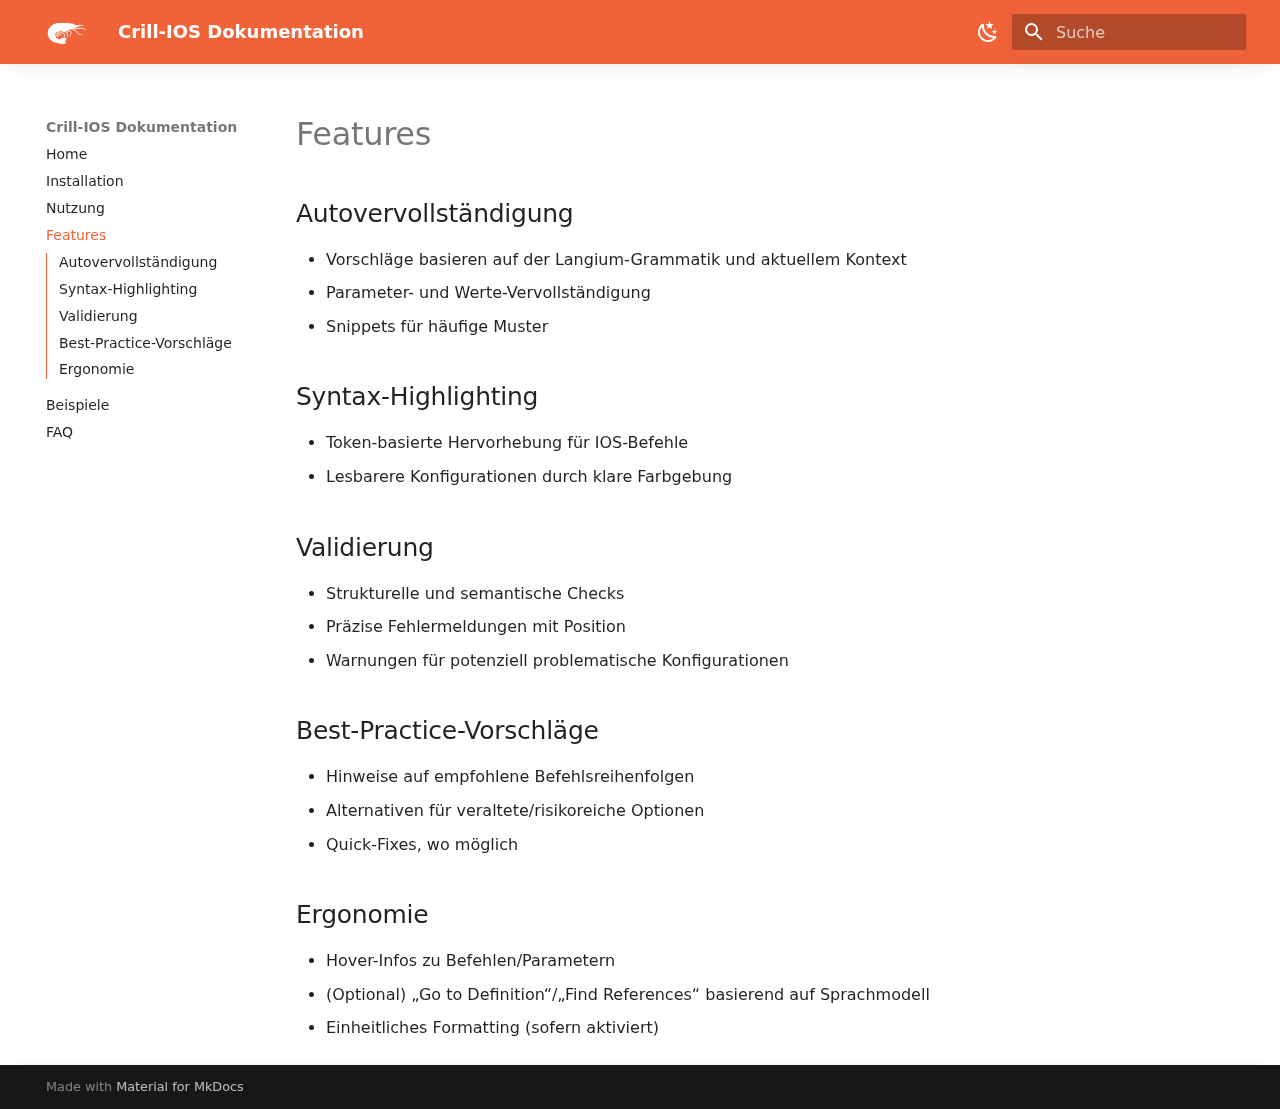
<file: features/index.html>
<!doctype html>
<html lang="de" class="no-js">
  <head>
    
      <meta charset="utf-8">
      <meta name="viewport" content="width=device-width,initial-scale=1">
      
      
      
      
        <link rel="prev" href="../usage/">
      
      
        <link rel="next" href="../examples/">
      
      
      <link rel="icon" href="../img/favicon.ico">
      <meta name="generator" content="mkdocs-1.6.1, mkdocs-material-9.5.49">
    
    
      
        <title>Features - Crill-IOS Dokumentation</title>
      
    
    
      <link rel="stylesheet" href="../assets/stylesheets/main.6f8fc17f.min.css">
      
        
        <link rel="stylesheet" href="../assets/stylesheets/palette.06af60db.min.css">
      
      


    
    
      
    
    
      
        
        
        <link rel="preconnect" href="https://fonts.gstatic.com" crossorigin>
        <link rel="stylesheet" href="https://fonts.googleapis.com/css?family=Roboto:300,300i,400,400i,700,700i%7CRoboto+Mono:400,400i,700,700i&display=fallback">
        <style>:root{--md-text-font:"Roboto";--md-code-font:"Roboto Mono"}</style>
      
    
    
      <link rel="stylesheet" href="../stylesheets/extra.css">
    
    <script>__md_scope=new URL("..",location),__md_hash=e=>[...e].reduce(((e,_)=>(e<<5)-e+_.charCodeAt(0)),0),__md_get=(e,_=localStorage,t=__md_scope)=>JSON.parse(_.getItem(t.pathname+"."+e)),__md_set=(e,_,t=localStorage,a=__md_scope)=>{try{t.setItem(a.pathname+"."+e,JSON.stringify(_))}catch(e){}}</script>
    
      

    
    
    
  </head>
  
  
    
    
      
    
    
    
    
    <body dir="ltr" data-md-color-scheme="default" data-md-color-primary="custom" data-md-color-accent="custom">
  
    
    <input class="md-toggle" data-md-toggle="drawer" type="checkbox" id="__drawer" autocomplete="off">
    <input class="md-toggle" data-md-toggle="search" type="checkbox" id="__search" autocomplete="off">
    <label class="md-overlay" for="__drawer"></label>
    <div data-md-component="skip">
      
        
        <a href="#features" class="md-skip">
          Zum Inhalt
        </a>
      
    </div>
    <div data-md-component="announce">
      
    </div>
    
    
      

  

<header class="md-header md-header--shadow" data-md-component="header">
  <nav class="md-header__inner md-grid" aria-label="Kopfzeile">
    <a href=".." title="Crill-IOS Dokumentation" class="md-header__button md-logo" aria-label="Crill-IOS Dokumentation" data-md-component="logo">
      
  <img src="../img/logo_small_white.png" alt="logo">

    </a>
    <label class="md-header__button md-icon" for="__drawer">
      
      <svg xmlns="http://www.w3.org/2000/svg" viewBox="0 0 24 24"><path d="M3 6h18v2H3zm0 5h18v2H3zm0 5h18v2H3z"/></svg>
    </label>
    <div class="md-header__title" data-md-component="header-title">
      <div class="md-header__ellipsis">
        <div class="md-header__topic">
          <span class="md-ellipsis">
            Crill-IOS Dokumentation
          </span>
        </div>
        <div class="md-header__topic" data-md-component="header-topic">
          <span class="md-ellipsis">
            
              Features
            
          </span>
        </div>
      </div>
    </div>
    
      
        <form class="md-header__option" data-md-component="palette">
  
    
    
    
    <input class="md-option" data-md-color-media="" data-md-color-scheme="default" data-md-color-primary="custom" data-md-color-accent="custom"  aria-label="Darkmode aktivieren"  type="radio" name="__palette" id="__palette_0">
    
      <label class="md-header__button md-icon" title="Darkmode aktivieren" for="__palette_1" hidden>
        <svg xmlns="http://www.w3.org/2000/svg" viewBox="0 0 24 24"><path d="m17.75 4.09-2.53 1.94.91 3.06-2.63-1.81-2.63 1.81.91-3.06-2.53-1.94L12.44 4l1.06-3 1.06 3zm3.5 6.91-1.64 1.25.59 1.98-1.7-1.17-1.7 1.17.59-1.98L15.75 11l2.06-.05L18.5 9l.69 1.95zm-2.28 4.95c.83-.08 1.72 1.1 1.19 1.85-.32.45-.66.87-1.08 1.27C15.17 23 8.84 23 4.94 19.07c-3.91-3.9-3.91-10.24 0-14.14.4-.4.82-.76 1.27-1.08.75-.53 1.93.36 1.85 1.19-.27 2.86.69 5.83 2.89 8.02a9.96 9.96 0 0 0 8.02 2.89m-1.64 2.02a12.08 12.08 0 0 1-7.8-3.47c-2.17-2.19-3.33-5-3.49-7.82-2.81 3.14-2.7 7.96.31 10.98 3.02 3.01 7.84 3.12 10.98.31"/></svg>
      </label>
    
  
    
    
    
    <input class="md-option" data-md-color-media="" data-md-color-scheme="slate" data-md-color-primary="custom" data-md-color-accent="custom"  aria-label="Lightmode aktivieren"  type="radio" name="__palette" id="__palette_1">
    
      <label class="md-header__button md-icon" title="Lightmode aktivieren" for="__palette_0" hidden>
        <svg xmlns="http://www.w3.org/2000/svg" viewBox="0 0 24 24"><path d="M12 7a5 5 0 0 1 5 5 5 5 0 0 1-5 5 5 5 0 0 1-5-5 5 5 0 0 1 5-5m0 2a3 3 0 0 0-3 3 3 3 0 0 0 3 3 3 3 0 0 0 3-3 3 3 0 0 0-3-3m0-7 2.39 3.42C13.65 5.15 12.84 5 12 5s-1.65.15-2.39.42zM3.34 7l4.16-.35A7.2 7.2 0 0 0 5.94 8.5c-.44.74-.69 1.5-.83 2.29zm.02 10 1.76-3.77a7.131 7.131 0 0 0 2.38 4.14zM20.65 7l-1.77 3.79a7.02 7.02 0 0 0-2.38-4.15zm-.01 10-4.14.36c.59-.51 1.12-1.14 1.54-1.86.42-.73.69-1.5.83-2.29zM12 22l-2.41-3.44c.74.27 1.55.44 2.41.44.82 0 1.63-.17 2.37-.44z"/></svg>
      </label>
    
  
</form>
      
    
    
      <script>var palette=__md_get("__palette");if(palette&&palette.color){if("(prefers-color-scheme)"===palette.color.media){var media=matchMedia("(prefers-color-scheme: light)"),input=document.querySelector(media.matches?"[data-md-color-media='(prefers-color-scheme: light)']":"[data-md-color-media='(prefers-color-scheme: dark)']");palette.color.media=input.getAttribute("data-md-color-media"),palette.color.scheme=input.getAttribute("data-md-color-scheme"),palette.color.primary=input.getAttribute("data-md-color-primary"),palette.color.accent=input.getAttribute("data-md-color-accent")}for(var[key,value]of Object.entries(palette.color))document.body.setAttribute("data-md-color-"+key,value)}</script>
    
    
    
      <label class="md-header__button md-icon" for="__search">
        
        <svg xmlns="http://www.w3.org/2000/svg" viewBox="0 0 24 24"><path d="M9.5 3A6.5 6.5 0 0 1 16 9.5c0 1.61-.59 3.09-1.56 4.23l.27.27h.79l5 5-1.5 1.5-5-5v-.79l-.27-.27A6.52 6.52 0 0 1 9.5 16 6.5 6.5 0 0 1 3 9.5 6.5 6.5 0 0 1 9.5 3m0 2C7 5 5 7 5 9.5S7 14 9.5 14 14 12 14 9.5 12 5 9.5 5"/></svg>
      </label>
      <div class="md-search" data-md-component="search" role="dialog">
  <label class="md-search__overlay" for="__search"></label>
  <div class="md-search__inner" role="search">
    <form class="md-search__form" name="search">
      <input type="text" class="md-search__input" name="query" aria-label="Suche" placeholder="Suche" autocapitalize="off" autocorrect="off" autocomplete="off" spellcheck="false" data-md-component="search-query" required>
      <label class="md-search__icon md-icon" for="__search">
        
        <svg xmlns="http://www.w3.org/2000/svg" viewBox="0 0 24 24"><path d="M9.5 3A6.5 6.5 0 0 1 16 9.5c0 1.61-.59 3.09-1.56 4.23l.27.27h.79l5 5-1.5 1.5-5-5v-.79l-.27-.27A6.52 6.52 0 0 1 9.5 16 6.5 6.5 0 0 1 3 9.5 6.5 6.5 0 0 1 9.5 3m0 2C7 5 5 7 5 9.5S7 14 9.5 14 14 12 14 9.5 12 5 9.5 5"/></svg>
        
        <svg xmlns="http://www.w3.org/2000/svg" viewBox="0 0 24 24"><path d="M20 11v2H8l5.5 5.5-1.42 1.42L4.16 12l7.92-7.92L13.5 5.5 8 11z"/></svg>
      </label>
      <nav class="md-search__options" aria-label="Suche">
        
        <button type="reset" class="md-search__icon md-icon" title="Zurücksetzen" aria-label="Zurücksetzen" tabindex="-1">
          
          <svg xmlns="http://www.w3.org/2000/svg" viewBox="0 0 24 24"><path d="M19 6.41 17.59 5 12 10.59 6.41 5 5 6.41 10.59 12 5 17.59 6.41 19 12 13.41 17.59 19 19 17.59 13.41 12z"/></svg>
        </button>
      </nav>
      
        <div class="md-search__suggest" data-md-component="search-suggest"></div>
      
    </form>
    <div class="md-search__output">
      <div class="md-search__scrollwrap" tabindex="0" data-md-scrollfix>
        <div class="md-search-result" data-md-component="search-result">
          <div class="md-search-result__meta">
            Suche wird initialisiert
          </div>
          <ol class="md-search-result__list" role="presentation"></ol>
        </div>
      </div>
    </div>
  </div>
</div>
    
    
  </nav>
  
</header>
    
    <div class="md-container" data-md-component="container">
      
      
        
          
        
      
      <main class="md-main" data-md-component="main">
        <div class="md-main__inner md-grid">
          
            
              
              <div class="md-sidebar md-sidebar--primary" data-md-component="sidebar" data-md-type="navigation" >
                <div class="md-sidebar__scrollwrap">
                  <div class="md-sidebar__inner">
                    



  

<nav class="md-nav md-nav--primary md-nav--integrated" aria-label="Navigation" data-md-level="0">
  <label class="md-nav__title" for="__drawer">
    <a href=".." title="Crill-IOS Dokumentation" class="md-nav__button md-logo" aria-label="Crill-IOS Dokumentation" data-md-component="logo">
      
  <img src="../img/logo_small_white.png" alt="logo">

    </a>
    Crill-IOS Dokumentation
  </label>
  
  <ul class="md-nav__list" data-md-scrollfix>
    
      
      
  
  
  
  
    <li class="md-nav__item">
      <a href=".." class="md-nav__link">
        
  
  <span class="md-ellipsis">
    Home
  </span>
  

      </a>
    </li>
  

    
      
      
  
  
  
  
    <li class="md-nav__item">
      <a href="../installation/" class="md-nav__link">
        
  
  <span class="md-ellipsis">
    Installation
  </span>
  

      </a>
    </li>
  

    
      
      
  
  
  
  
    <li class="md-nav__item">
      <a href="../usage/" class="md-nav__link">
        
  
  <span class="md-ellipsis">
    Nutzung
  </span>
  

      </a>
    </li>
  

    
      
      
  
  
    
  
  
  
    <li class="md-nav__item md-nav__item--active">
      
      <input class="md-nav__toggle md-toggle" type="checkbox" id="__toc">
      
      
        
      
      
        <label class="md-nav__link md-nav__link--active" for="__toc">
          
  
  <span class="md-ellipsis">
    Features
  </span>
  

          <span class="md-nav__icon md-icon"></span>
        </label>
      
      <a href="./" class="md-nav__link md-nav__link--active">
        
  
  <span class="md-ellipsis">
    Features
  </span>
  

      </a>
      
        

<nav class="md-nav md-nav--secondary" aria-label="Inhaltsverzeichnis">
  
  
  
    
  
  
    <label class="md-nav__title" for="__toc">
      <span class="md-nav__icon md-icon"></span>
      Inhaltsverzeichnis
    </label>
    <ul class="md-nav__list" data-md-component="toc" data-md-scrollfix>
      
        <li class="md-nav__item">
  <a href="#autovervollstandigung" class="md-nav__link">
    <span class="md-ellipsis">
      Autovervollständigung
    </span>
  </a>
  
</li>
      
        <li class="md-nav__item">
  <a href="#syntax-highlighting" class="md-nav__link">
    <span class="md-ellipsis">
      Syntax-Highlighting
    </span>
  </a>
  
</li>
      
        <li class="md-nav__item">
  <a href="#validierung" class="md-nav__link">
    <span class="md-ellipsis">
      Validierung
    </span>
  </a>
  
</li>
      
        <li class="md-nav__item">
  <a href="#best-practice-vorschlage" class="md-nav__link">
    <span class="md-ellipsis">
      Best-Practice-Vorschläge
    </span>
  </a>
  
</li>
      
        <li class="md-nav__item">
  <a href="#ergonomie" class="md-nav__link">
    <span class="md-ellipsis">
      Ergonomie
    </span>
  </a>
  
</li>
      
    </ul>
  
</nav>
      
    </li>
  

    
      
      
  
  
  
  
    <li class="md-nav__item">
      <a href="../examples/" class="md-nav__link">
        
  
  <span class="md-ellipsis">
    Beispiele
  </span>
  

      </a>
    </li>
  

    
      
      
  
  
  
  
    <li class="md-nav__item">
      <a href="../faq/" class="md-nav__link">
        
  
  <span class="md-ellipsis">
    FAQ
  </span>
  

      </a>
    </li>
  

    
  </ul>
</nav>
                  </div>
                </div>
              </div>
            
            
          
          
            <div class="md-content" data-md-component="content">
              <article class="md-content__inner md-typeset">
                
                  


<h1 id="features">Features</h1>
<h2 id="autovervollstandigung">Autovervollständigung</h2>
<ul>
<li>Vorschläge basieren auf der Langium-Grammatik und aktuellem Kontext</li>
<li>Parameter- und Werte-Vervollständigung</li>
<li>Snippets für häufige Muster</li>
</ul>
<h2 id="syntax-highlighting">Syntax-Highlighting</h2>
<ul>
<li>Token-basierte Hervorhebung für IOS-Befehle</li>
<li>Lesbarere Konfigurationen durch klare Farbgebung</li>
</ul>
<h2 id="validierung">Validierung</h2>
<ul>
<li>Strukturelle und semantische Checks</li>
<li>Präzise Fehlermeldungen mit Position</li>
<li>Warnungen für potenziell problematische Konfigurationen</li>
</ul>
<h2 id="best-practice-vorschlage">Best-Practice-Vorschläge</h2>
<ul>
<li>Hinweise auf empfohlene Befehlsreihenfolgen</li>
<li>Alternativen für veraltete/risikoreiche Optionen</li>
<li>Quick-Fixes, wo möglich</li>
</ul>
<h2 id="ergonomie">Ergonomie</h2>
<ul>
<li>Hover-Infos zu Befehlen/Parametern</li>
<li>(Optional) „Go to Definition“/„Find References“ basierend auf Sprachmodell</li>
<li>Einheitliches Formatting (sofern aktiviert)</li>
</ul>












                
              </article>
            </div>
          
          
<script>var target=document.getElementById(location.hash.slice(1));target&&target.name&&(target.checked=target.name.startsWith("__tabbed_"))</script>
        </div>
        
          <button type="button" class="md-top md-icon" data-md-component="top" hidden>
  
  <svg xmlns="http://www.w3.org/2000/svg" viewBox="0 0 24 24"><path d="M13 20h-2V8l-5.5 5.5-1.42-1.42L12 4.16l7.92 7.92-1.42 1.42L13 8z"/></svg>
  Zurück zum Seitenanfang
</button>
        
      </main>
      
        <footer class="md-footer">
  
  <div class="md-footer-meta md-typeset">
    <div class="md-footer-meta__inner md-grid">
      <div class="md-copyright">
  
  
    Made with
    <a href="https://squidfunk.github.io/mkdocs-material/" target="_blank" rel="noopener">
      Material for MkDocs
    </a>
  
</div>
      
    </div>
  </div>
</footer>
      
    </div>
    <div class="md-dialog" data-md-component="dialog">
      <div class="md-dialog__inner md-typeset"></div>
    </div>
    
    
    <script id="__config" type="application/json">{"base": "..", "features": ["navigation.instant", "navigation.sections", "navigation.top", "content.code.copy", "toc.integrate", "search.suggest", "search.highlight"], "search": "../assets/javascripts/workers/search.6ce7567c.min.js", "translations": {"clipboard.copied": "In Zwischenablage kopiert", "clipboard.copy": "In Zwischenablage kopieren", "search.result.more.one": "1 weiteres Suchergebnis auf dieser Seite", "search.result.more.other": "# weitere Suchergebnisse auf dieser Seite", "search.result.none": "Keine Suchergebnisse", "search.result.one": "1 Suchergebnis", "search.result.other": "# Suchergebnisse", "search.result.placeholder": "Suchbegriff eingeben", "search.result.term.missing": "Es fehlt", "select.version": "Version ausw\u00e4hlen"}}</script>
    
    
      <script src="../assets/javascripts/bundle.88dd0f4e.min.js"></script>
      
    
  </body>
</html>
</file>
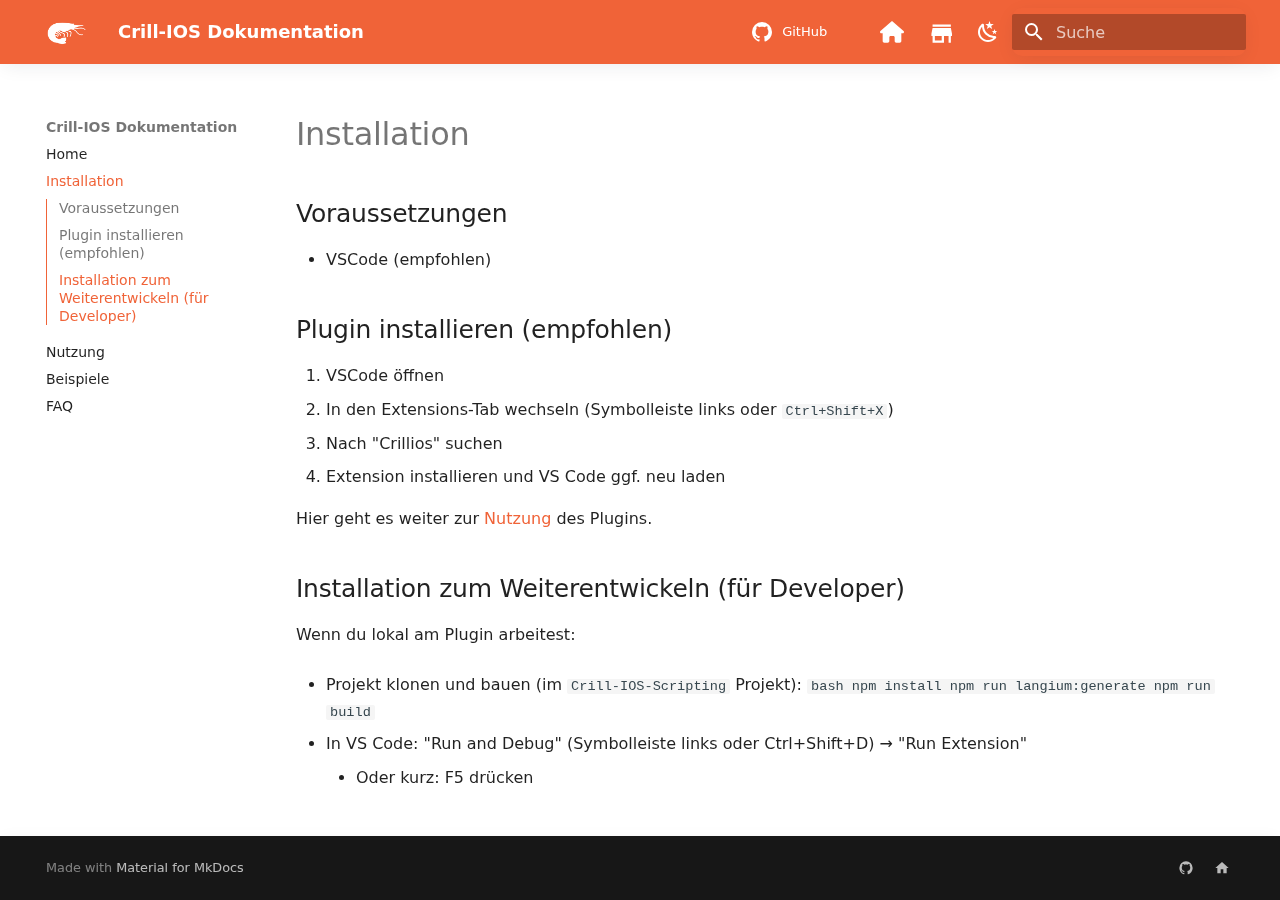
<file: installation/index.html>
<!doctype html>
<html lang="de" class="no-js">
  <head>
    
      <meta charset="utf-8">
      <meta name="viewport" content="width=device-width,initial-scale=1">
      
      
      
        <link rel="canonical" href="https://docs.crillios.com/installation/">
      
      
        <link rel="prev" href="..">
      
      
        <link rel="next" href="../usage/">
      
      
      <link rel="icon" href="../img/favicon.ico">
      <meta name="generator" content="mkdocs-1.6.1, mkdocs-material-9.5.49">
    
    
      
        <title>Installation - Crill-IOS Dokumentation</title>
      
    
    
      <link rel="stylesheet" href="../assets/stylesheets/main.6f8fc17f.min.css">
      
        
        <link rel="stylesheet" href="../assets/stylesheets/palette.06af60db.min.css">
      
      


    
    
      
    
    
      
        
        
        <link rel="preconnect" href="https://fonts.gstatic.com" crossorigin>
        <link rel="stylesheet" href="https://fonts.googleapis.com/css?family=Roboto:300,300i,400,400i,700,700i%7CRoboto+Mono:400,400i,700,700i&display=fallback">
        <style>:root{--md-text-font:"Roboto";--md-code-font:"Roboto Mono"}</style>
      
    
    
      <link rel="stylesheet" href="../stylesheets/extra.css">
    
    <script>__md_scope=new URL("..",location),__md_hash=e=>[...e].reduce(((e,_)=>(e<<5)-e+_.charCodeAt(0)),0),__md_get=(e,_=localStorage,t=__md_scope)=>JSON.parse(_.getItem(t.pathname+"."+e)),__md_set=(e,_,t=localStorage,a=__md_scope)=>{try{t.setItem(a.pathname+"."+e,JSON.stringify(_))}catch(e){}}</script>
    
      

    
    
    
  </head>
  
  
    
    
      
    
    
    
    
    <body dir="ltr" data-md-color-scheme="default" data-md-color-primary="custom" data-md-color-accent="custom">
  
    
    <input class="md-toggle" data-md-toggle="drawer" type="checkbox" id="__drawer" autocomplete="off">
    <input class="md-toggle" data-md-toggle="search" type="checkbox" id="__search" autocomplete="off">
    <label class="md-overlay" for="__drawer"></label>
    <div data-md-component="skip">
      
        
        <a href="#installation" class="md-skip">
          Zum Inhalt
        </a>
      
    </div>
    <div data-md-component="announce">
      
    </div>
    
    
      

  

<header class="md-header md-header--shadow" data-md-component="header">
  <nav class="md-header__inner md-grid" aria-label="Kopfzeile">
    <a href=".." title="Crill-IOS Dokumentation" class="md-header__button md-logo" aria-label="Crill-IOS Dokumentation" data-md-component="logo">
      
  <img src="../img/logo_small_white.png" alt="logo">

    </a>
    <label class="md-header__button md-icon" for="__drawer">
      
      <svg xmlns="http://www.w3.org/2000/svg" viewBox="0 0 24 24"><path d="M3 6h18v2H3zm0 5h18v2H3zm0 5h18v2H3z"/></svg>
    </label>
    <div class="md-header__title" data-md-component="header-title">
      <div class="md-header__ellipsis">
        <div class="md-header__topic">
          <span class="md-ellipsis">
            Crill-IOS Dokumentation
          </span>
        </div>
        <div class="md-header__topic" data-md-component="header-topic">
          <span class="md-ellipsis">
            
              Installation
            
          </span>
        </div>
      </div>
    </div>
    
      
        <form class="md-header__option" data-md-component="palette">
  
    
    
    
    <input class="md-option" data-md-color-media="(prefers-color-scheme: light)" data-md-color-scheme="default" data-md-color-primary="custom" data-md-color-accent="custom"  aria-label="Darkmode aktivieren"  type="radio" name="__palette" id="__palette_0">
    
      <label class="md-header__button md-icon" title="Darkmode aktivieren" for="__palette_1" hidden>
        <svg xmlns="http://www.w3.org/2000/svg" viewBox="0 0 24 24"><path d="m17.75 4.09-2.53 1.94.91 3.06-2.63-1.81-2.63 1.81.91-3.06-2.53-1.94L12.44 4l1.06-3 1.06 3zm3.5 6.91-1.64 1.25.59 1.98-1.7-1.17-1.7 1.17.59-1.98L15.75 11l2.06-.05L18.5 9l.69 1.95zm-2.28 4.95c.83-.08 1.72 1.1 1.19 1.85-.32.45-.66.87-1.08 1.27C15.17 23 8.84 23 4.94 19.07c-3.91-3.9-3.91-10.24 0-14.14.4-.4.82-.76 1.27-1.08.75-.53 1.93.36 1.85 1.19-.27 2.86.69 5.83 2.89 8.02a9.96 9.96 0 0 0 8.02 2.89m-1.64 2.02a12.08 12.08 0 0 1-7.8-3.47c-2.17-2.19-3.33-5-3.49-7.82-2.81 3.14-2.7 7.96.31 10.98 3.02 3.01 7.84 3.12 10.98.31"/></svg>
      </label>
    
  
    
    
    
    <input class="md-option" data-md-color-media="(prefers-color-scheme: dark)" data-md-color-scheme="slate" data-md-color-primary="custom" data-md-color-accent="custom"  aria-label="Lightmode aktivieren"  type="radio" name="__palette" id="__palette_1">
    
      <label class="md-header__button md-icon" title="Lightmode aktivieren" for="__palette_0" hidden>
        <svg xmlns="http://www.w3.org/2000/svg" viewBox="0 0 24 24"><path d="M12 7a5 5 0 0 1 5 5 5 5 0 0 1-5 5 5 5 0 0 1-5-5 5 5 0 0 1 5-5m0 2a3 3 0 0 0-3 3 3 3 0 0 0 3 3 3 3 0 0 0 3-3 3 3 0 0 0-3-3m0-7 2.39 3.42C13.65 5.15 12.84 5 12 5s-1.65.15-2.39.42zM3.34 7l4.16-.35A7.2 7.2 0 0 0 5.94 8.5c-.44.74-.69 1.5-.83 2.29zm.02 10 1.76-3.77a7.131 7.131 0 0 0 2.38 4.14zM20.65 7l-1.77 3.79a7.02 7.02 0 0 0-2.38-4.15zm-.01 10-4.14.36c.59-.51 1.12-1.14 1.54-1.86.42-.73.69-1.5.83-2.29zM12 22l-2.41-3.44c.74.27 1.55.44 2.41.44.82 0 1.63-.17 2.37-.44z"/></svg>
      </label>
    
  
</form>
      
    
    
      <script>var palette=__md_get("__palette");if(palette&&palette.color){if("(prefers-color-scheme)"===palette.color.media){var media=matchMedia("(prefers-color-scheme: light)"),input=document.querySelector(media.matches?"[data-md-color-media='(prefers-color-scheme: light)']":"[data-md-color-media='(prefers-color-scheme: dark)']");palette.color.media=input.getAttribute("data-md-color-media"),palette.color.scheme=input.getAttribute("data-md-color-scheme"),palette.color.primary=input.getAttribute("data-md-color-primary"),palette.color.accent=input.getAttribute("data-md-color-accent")}for(var[key,value]of Object.entries(palette.color))document.body.setAttribute("data-md-color-"+key,value)}</script>
    
    
    
      <label class="md-header__button md-icon" for="__search">
        
        <svg xmlns="http://www.w3.org/2000/svg" viewBox="0 0 24 24"><path d="M9.5 3A6.5 6.5 0 0 1 16 9.5c0 1.61-.59 3.09-1.56 4.23l.27.27h.79l5 5-1.5 1.5-5-5v-.79l-.27-.27A6.52 6.52 0 0 1 9.5 16 6.5 6.5 0 0 1 3 9.5 6.5 6.5 0 0 1 9.5 3m0 2C7 5 5 7 5 9.5S7 14 9.5 14 14 12 14 9.5 12 5 9.5 5"/></svg>
      </label>
      <div class="md-search" data-md-component="search" role="dialog">
  <label class="md-search__overlay" for="__search"></label>
  <div class="md-search__inner" role="search">
    <form class="md-search__form" name="search">
      <input type="text" class="md-search__input" name="query" aria-label="Suche" placeholder="Suche" autocapitalize="off" autocorrect="off" autocomplete="off" spellcheck="false" data-md-component="search-query" required>
      <label class="md-search__icon md-icon" for="__search">
        
        <svg xmlns="http://www.w3.org/2000/svg" viewBox="0 0 24 24"><path d="M9.5 3A6.5 6.5 0 0 1 16 9.5c0 1.61-.59 3.09-1.56 4.23l.27.27h.79l5 5-1.5 1.5-5-5v-.79l-.27-.27A6.52 6.52 0 0 1 9.5 16 6.5 6.5 0 0 1 3 9.5 6.5 6.5 0 0 1 9.5 3m0 2C7 5 5 7 5 9.5S7 14 9.5 14 14 12 14 9.5 12 5 9.5 5"/></svg>
        
        <svg xmlns="http://www.w3.org/2000/svg" viewBox="0 0 24 24"><path d="M20 11v2H8l5.5 5.5-1.42 1.42L4.16 12l7.92-7.92L13.5 5.5 8 11z"/></svg>
      </label>
      <nav class="md-search__options" aria-label="Suche">
        
        <button type="reset" class="md-search__icon md-icon" title="Zurücksetzen" aria-label="Zurücksetzen" tabindex="-1">
          
          <svg xmlns="http://www.w3.org/2000/svg" viewBox="0 0 24 24"><path d="M19 6.41 17.59 5 12 10.59 6.41 5 5 6.41 10.59 12 5 17.59 6.41 19 12 13.41 17.59 19 19 17.59 13.41 12z"/></svg>
        </button>
      </nav>
      
        <div class="md-search__suggest" data-md-component="search-suggest"></div>
      
    </form>
    <div class="md-search__output">
      <div class="md-search__scrollwrap" tabindex="0" data-md-scrollfix>
        <div class="md-search-result" data-md-component="search-result">
          <div class="md-search-result__meta">
            Suche wird initialisiert
          </div>
          <ol class="md-search-result__list" role="presentation"></ol>
        </div>
      </div>
    </div>
  </div>
</div>
    
    
      <div class="md-header__source">
        <a href="https://github.com/Crill-IOS/Crill-IOS-Docs" title="Zum Repository" class="md-source" data-md-component="source">
  <div class="md-source__icon md-icon">
    
    <svg xmlns="http://www.w3.org/2000/svg" viewBox="0 0 24 24"><path d="M12 2A10 10 0 0 0 2 12c0 4.42 2.87 8.17 6.84 9.5.5.08.66-.23.66-.5v-1.69c-2.77.6-3.36-1.34-3.36-1.34-.46-1.16-1.11-1.47-1.11-1.47-.91-.62.07-.6.07-.6 1 .07 1.53 1.03 1.53 1.03.87 1.52 2.34 1.07 2.91.83.09-.65.35-1.09.63-1.34-2.22-.25-4.55-1.11-4.55-4.92 0-1.11.38-2 1.03-2.71-.1-.25-.45-1.29.1-2.64 0 0 .84-.27 2.75 1.02.79-.22 1.65-.33 2.5-.33s1.71.11 2.5.33c1.91-1.29 2.75-1.02 2.75-1.02.55 1.35.2 2.39.1 2.64.65.71 1.03 1.6 1.03 2.71 0 3.82-2.34 4.66-4.57 4.91.36.31.69.92.69 1.85V21c0 .27.16.59.67.5C19.14 20.16 22 16.42 22 12A10 10 0 0 0 12 2"/></svg>
  </div>
  <div class="md-source__repository">
    GitHub
  </div>
</a>
      </div>
    
  </nav>
  
</header>
    
    <div class="md-container" data-md-component="container">
      
      
        
          
        
      
      <main class="md-main" data-md-component="main">
        <div class="md-main__inner md-grid">
          
            
              
              <div class="md-sidebar md-sidebar--primary" data-md-component="sidebar" data-md-type="navigation" >
                <div class="md-sidebar__scrollwrap">
                  <div class="md-sidebar__inner">
                    



  

<nav class="md-nav md-nav--primary md-nav--integrated" aria-label="Navigation" data-md-level="0">
  <label class="md-nav__title" for="__drawer">
    <a href=".." title="Crill-IOS Dokumentation" class="md-nav__button md-logo" aria-label="Crill-IOS Dokumentation" data-md-component="logo">
      
  <img src="../img/logo_small_white.png" alt="logo">

    </a>
    Crill-IOS Dokumentation
  </label>
  
    <div class="md-nav__source">
      <a href="https://github.com/Crill-IOS/Crill-IOS-Docs" title="Zum Repository" class="md-source" data-md-component="source">
  <div class="md-source__icon md-icon">
    
    <svg xmlns="http://www.w3.org/2000/svg" viewBox="0 0 24 24"><path d="M12 2A10 10 0 0 0 2 12c0 4.42 2.87 8.17 6.84 9.5.5.08.66-.23.66-.5v-1.69c-2.77.6-3.36-1.34-3.36-1.34-.46-1.16-1.11-1.47-1.11-1.47-.91-.62.07-.6.07-.6 1 .07 1.53 1.03 1.53 1.03.87 1.52 2.34 1.07 2.91.83.09-.65.35-1.09.63-1.34-2.22-.25-4.55-1.11-4.55-4.92 0-1.11.38-2 1.03-2.71-.1-.25-.45-1.29.1-2.64 0 0 .84-.27 2.75 1.02.79-.22 1.65-.33 2.5-.33s1.71.11 2.5.33c1.91-1.29 2.75-1.02 2.75-1.02.55 1.35.2 2.39.1 2.64.65.71 1.03 1.6 1.03 2.71 0 3.82-2.34 4.66-4.57 4.91.36.31.69.92.69 1.85V21c0 .27.16.59.67.5C19.14 20.16 22 16.42 22 12A10 10 0 0 0 12 2"/></svg>
  </div>
  <div class="md-source__repository">
    GitHub
  </div>
</a>
    </div>
  
  <ul class="md-nav__list" data-md-scrollfix>
    
      
      
  
  
  
  
    <li class="md-nav__item">
      <a href=".." class="md-nav__link">
        
  
  <span class="md-ellipsis">
    Home
  </span>
  

      </a>
    </li>
  

    
      
      
  
  
    
  
  
  
    <li class="md-nav__item md-nav__item--active">
      
      <input class="md-nav__toggle md-toggle" type="checkbox" id="__toc">
      
      
        
      
      
        <label class="md-nav__link md-nav__link--active" for="__toc">
          
  
  <span class="md-ellipsis">
    Installation
  </span>
  

          <span class="md-nav__icon md-icon"></span>
        </label>
      
      <a href="./" class="md-nav__link md-nav__link--active">
        
  
  <span class="md-ellipsis">
    Installation
  </span>
  

      </a>
      
        

<nav class="md-nav md-nav--secondary" aria-label="Inhaltsverzeichnis">
  
  
  
    
  
  
    <label class="md-nav__title" for="__toc">
      <span class="md-nav__icon md-icon"></span>
      Inhaltsverzeichnis
    </label>
    <ul class="md-nav__list" data-md-component="toc" data-md-scrollfix>
      
        <li class="md-nav__item">
  <a href="#voraussetzungen" class="md-nav__link">
    <span class="md-ellipsis">
      Voraussetzungen
    </span>
  </a>
  
</li>
      
        <li class="md-nav__item">
  <a href="#plugin-installieren-empfohlen" class="md-nav__link">
    <span class="md-ellipsis">
      Plugin installieren (empfohlen)
    </span>
  </a>
  
</li>
      
        <li class="md-nav__item">
  <a href="#installation-zum-weiterentwickeln-fur-developer" class="md-nav__link">
    <span class="md-ellipsis">
      Installation zum Weiterentwickeln (für Developer)
    </span>
  </a>
  
</li>
      
    </ul>
  
</nav>
      
    </li>
  

    
      
      
  
  
  
  
    <li class="md-nav__item">
      <a href="../usage/" class="md-nav__link">
        
  
  <span class="md-ellipsis">
    Nutzung
  </span>
  

      </a>
    </li>
  

    
      
      
  
  
  
  
    <li class="md-nav__item">
      <a href="../examples/" class="md-nav__link">
        
  
  <span class="md-ellipsis">
    Beispiele
  </span>
  

      </a>
    </li>
  

    
      
      
  
  
  
  
    <li class="md-nav__item">
      <a href="../faq/" class="md-nav__link">
        
  
  <span class="md-ellipsis">
    FAQ
  </span>
  

      </a>
    </li>
  

    
  </ul>
</nav>
                  </div>
                </div>
              </div>
            
            
          
          
            <div class="md-content" data-md-component="content">
              <article class="md-content__inner md-typeset">
                
                  

  
  


<h1 id="installation">Installation</h1>
<h2 id="voraussetzungen">Voraussetzungen</h2>
<ul>
<li>VSCode (empfohlen)</li>
</ul>
<h2 id="plugin-installieren-empfohlen">Plugin installieren (empfohlen)</h2>
<ol>
<li>VSCode öffnen</li>
<li>In den Extensions-Tab wechseln (Symbolleiste links oder <code>Ctrl+Shift+X</code>)</li>
<li>Nach "Crillios" suchen</li>
<li>Extension installieren und VS Code ggf. neu laden</li>
</ol>
<p>Hier geht es weiter zur <a href="../usage/">Nutzung</a> des Plugins.</p>
<h2 id="installation-zum-weiterentwickeln-fur-developer">Installation zum Weiterentwickeln (für Developer)</h2>
<p>Wenn du lokal am Plugin arbeitest:</p>
<ul>
<li>
<p>Projekt klonen und bauen (im <code>Crill-IOS-Scripting</code> Projekt):
  <code>bash
  npm install
  npm run langium:generate
  npm run build</code></p>
</li>
<li>
<p>In VS Code: "Run and Debug" (Symbolleiste links oder Ctrl+Shift+D) → "Run Extension"</p>
<ul>
<li>Oder kurz: F5 drücken</li>
</ul>
</li>
</ul>












                
              </article>
            </div>
          
          
<script>var target=document.getElementById(location.hash.slice(1));target&&target.name&&(target.checked=target.name.startsWith("__tabbed_"))</script>
        </div>
        
          <button type="button" class="md-top md-icon" data-md-component="top" hidden>
  
  <svg xmlns="http://www.w3.org/2000/svg" viewBox="0 0 24 24"><path d="M13 20h-2V8l-5.5 5.5-1.42-1.42L12 4.16l7.92 7.92-1.42 1.42L13 8z"/></svg>
  Zurück zum Seitenanfang
</button>
        
      </main>
      
        <footer class="md-footer">
  
  <div class="md-footer-meta md-typeset">
    <div class="md-footer-meta__inner md-grid">
      <div class="md-copyright">
  
  
    Made with
    <a href="https://squidfunk.github.io/mkdocs-material/" target="_blank" rel="noopener">
      Material for MkDocs
    </a>
  
</div>
      
        <div class="md-social">
  
    
    
    
    
    <a href="https://github.com/Crill-IOS/Crill-IOS-Docs" target="_blank" rel="noopener" title="GitHub Repo" class="md-social__link">
      <svg xmlns="http://www.w3.org/2000/svg" viewBox="0 0 24 24"><path d="M12 2A10 10 0 0 0 2 12c0 4.42 2.87 8.17 6.84 9.5.5.08.66-.23.66-.5v-1.69c-2.77.6-3.36-1.34-3.36-1.34-.46-1.16-1.11-1.47-1.11-1.47-.91-.62.07-.6.07-.6 1 .07 1.53 1.03 1.53 1.03.87 1.52 2.34 1.07 2.91.83.09-.65.35-1.09.63-1.34-2.22-.25-4.55-1.11-4.55-4.92 0-1.11.38-2 1.03-2.71-.1-.25-.45-1.29.1-2.64 0 0 .84-.27 2.75 1.02.79-.22 1.65-.33 2.5-.33s1.71.11 2.5.33c1.91-1.29 2.75-1.02 2.75-1.02.55 1.35.2 2.39.1 2.64.65.71 1.03 1.6 1.03 2.71 0 3.82-2.34 4.66-4.57 4.91.36.31.69.92.69 1.85V21c0 .27.16.59.67.5C19.14 20.16 22 16.42 22 12A10 10 0 0 0 12 2"/></svg>
    </a>
  
    
    
    
    
    <a href="https://crillios.com" target="_blank" rel="noopener" title="Homepage" class="md-social__link">
      <svg xmlns="http://www.w3.org/2000/svg" viewBox="0 0 24 24"><path d="M10 20v-6h4v6h5v-8h3L12 3 2 12h3v8z"/></svg>
    </a>
  
</div>
      
    </div>
  </div>
</footer>
      
    </div>
    <div class="md-dialog" data-md-component="dialog">
      <div class="md-dialog__inner md-typeset"></div>
    </div>
    
    
    <script id="__config" type="application/json">{"base": "..", "features": ["navigation.instant", "navigation.sections", "navigation.top", "header.social", "content.code.copy", "toc.integrate", "search.suggest", "search.highlight"], "search": "../assets/javascripts/workers/search.6ce7567c.min.js", "translations": {"clipboard.copied": "In Zwischenablage kopiert", "clipboard.copy": "In Zwischenablage kopieren", "search.result.more.one": "1 weiteres Suchergebnis auf dieser Seite", "search.result.more.other": "# weitere Suchergebnisse auf dieser Seite", "search.result.none": "Keine Suchergebnisse", "search.result.one": "1 Suchergebnis", "search.result.other": "# Suchergebnisse", "search.result.placeholder": "Suchbegriff eingeben", "search.result.term.missing": "Es fehlt", "select.version": "Version ausw\u00e4hlen"}}</script>
    
    
      <script src="../assets/javascripts/bundle.88dd0f4e.min.js"></script>
      
        <script src="../js/header-home.js"></script>
      
    
  </body>
</html>
</file>
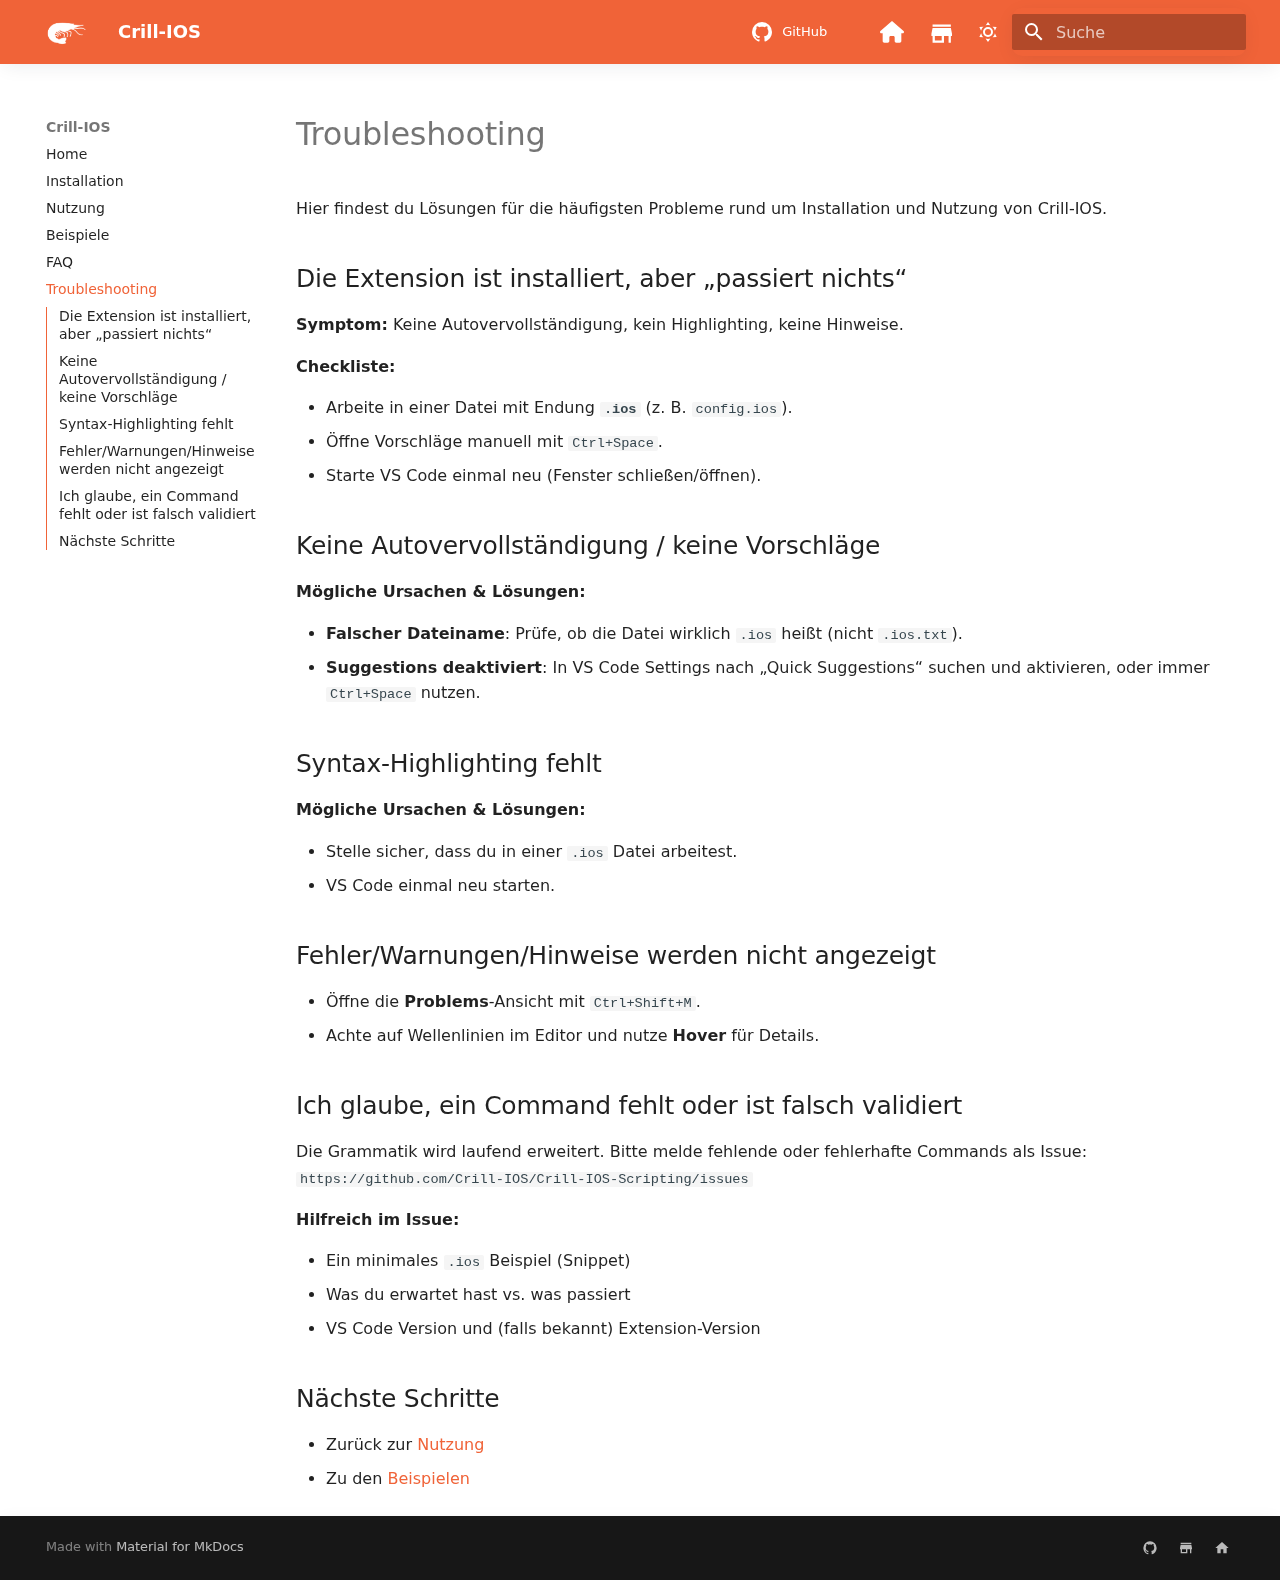
<file: troubleshooting/index.html>
<!doctype html>
<html lang="de" class="no-js">
  <head>
    
      <meta charset="utf-8">
      <meta name="viewport" content="width=device-width,initial-scale=1">
      
      
      
        <link rel="canonical" href="https://docs.crillios.com/troubleshooting/">
      
      
        <link rel="prev" href="../faq/">
      
      
      
      <link rel="icon" href="../img/favicon.ico">
      <meta name="generator" content="mkdocs-1.6.1, mkdocs-material-9.5.49">
    
    
      
        <title>Troubleshooting - Crill-IOS</title>
      
    
    
      <link rel="stylesheet" href="../assets/stylesheets/main.6f8fc17f.min.css">
      
        
        <link rel="stylesheet" href="../assets/stylesheets/palette.06af60db.min.css">
      
      


    
    
      
    
    
      
        
        
        <link rel="preconnect" href="https://fonts.gstatic.com" crossorigin>
        <link rel="stylesheet" href="https://fonts.googleapis.com/css?family=Roboto:300,300i,400,400i,700,700i%7CRoboto+Mono:400,400i,700,700i&display=fallback">
        <style>:root{--md-text-font:"Roboto";--md-code-font:"Roboto Mono"}</style>
      
    
    
      <link rel="stylesheet" href="../stylesheets/extra.css">
    
    <script>__md_scope=new URL("..",location),__md_hash=e=>[...e].reduce(((e,_)=>(e<<5)-e+_.charCodeAt(0)),0),__md_get=(e,_=localStorage,t=__md_scope)=>JSON.parse(_.getItem(t.pathname+"."+e)),__md_set=(e,_,t=localStorage,a=__md_scope)=>{try{t.setItem(a.pathname+"."+e,JSON.stringify(_))}catch(e){}}</script>
    
      

    
    
    
  </head>
  
  
    
    
      
    
    
    
    
    <body dir="ltr" data-md-color-scheme="default" data-md-color-primary="custom" data-md-color-accent="custom">
  
    
    <input class="md-toggle" data-md-toggle="drawer" type="checkbox" id="__drawer" autocomplete="off">
    <input class="md-toggle" data-md-toggle="search" type="checkbox" id="__search" autocomplete="off">
    <label class="md-overlay" for="__drawer"></label>
    <div data-md-component="skip">
      
        
        <a href="#troubleshooting" class="md-skip">
          Zum Inhalt
        </a>
      
    </div>
    <div data-md-component="announce">
      
    </div>
    
    
      

  

<header class="md-header md-header--shadow" data-md-component="header">
  <nav class="md-header__inner md-grid" aria-label="Kopfzeile">
    <a href=".." title="Crill-IOS" class="md-header__button md-logo" aria-label="Crill-IOS" data-md-component="logo">
      
  <img src="../img/logo_small_white.png" alt="logo">

    </a>
    <label class="md-header__button md-icon" for="__drawer">
      
      <svg xmlns="http://www.w3.org/2000/svg" viewBox="0 0 24 24"><path d="M3 6h18v2H3zm0 5h18v2H3zm0 5h18v2H3z"/></svg>
    </label>
    <div class="md-header__title" data-md-component="header-title">
      <div class="md-header__ellipsis">
        <div class="md-header__topic">
          <span class="md-ellipsis">
            Crill-IOS
          </span>
        </div>
        <div class="md-header__topic" data-md-component="header-topic">
          <span class="md-ellipsis">
            
              Troubleshooting
            
          </span>
        </div>
      </div>
    </div>
    
      
        <form class="md-header__option" data-md-component="palette">
  
    
    
    
    <input class="md-option" data-md-color-media="(prefers-color-scheme: light)" data-md-color-scheme="default" data-md-color-primary="custom" data-md-color-accent="custom"  aria-label="Darkmode aktivieren"  type="radio" name="__palette" id="__palette_0">
    
      <label class="md-header__button md-icon" title="Darkmode aktivieren" for="__palette_1" hidden>
        <svg xmlns="http://www.w3.org/2000/svg" viewBox="0 0 24 24"><path d="M12 7a5 5 0 0 1 5 5 5 5 0 0 1-5 5 5 5 0 0 1-5-5 5 5 0 0 1 5-5m0 2a3 3 0 0 0-3 3 3 3 0 0 0 3 3 3 3 0 0 0 3-3 3 3 0 0 0-3-3m0-7 2.39 3.42C13.65 5.15 12.84 5 12 5s-1.65.15-2.39.42zM3.34 7l4.16-.35A7.2 7.2 0 0 0 5.94 8.5c-.44.74-.69 1.5-.83 2.29zm.02 10 1.76-3.77a7.131 7.131 0 0 0 2.38 4.14zM20.65 7l-1.77 3.79a7.02 7.02 0 0 0-2.38-4.15zm-.01 10-4.14.36c.59-.51 1.12-1.14 1.54-1.86.42-.73.69-1.5.83-2.29zM12 22l-2.41-3.44c.74.27 1.55.44 2.41.44.82 0 1.63-.17 2.37-.44z"/></svg>
      </label>
    
  
    
    
    
    <input class="md-option" data-md-color-media="(prefers-color-scheme: dark)" data-md-color-scheme="slate" data-md-color-primary="custom" data-md-color-accent="custom"  aria-label="Lightmode aktivieren"  type="radio" name="__palette" id="__palette_1">
    
      <label class="md-header__button md-icon" title="Lightmode aktivieren" for="__palette_0" hidden>
        <svg xmlns="http://www.w3.org/2000/svg" viewBox="0 0 24 24"><path d="m17.75 4.09-2.53 1.94.91 3.06-2.63-1.81-2.63 1.81.91-3.06-2.53-1.94L12.44 4l1.06-3 1.06 3zm3.5 6.91-1.64 1.25.59 1.98-1.7-1.17-1.7 1.17.59-1.98L15.75 11l2.06-.05L18.5 9l.69 1.95zm-2.28 4.95c.83-.08 1.72 1.1 1.19 1.85-.32.45-.66.87-1.08 1.27C15.17 23 8.84 23 4.94 19.07c-3.91-3.9-3.91-10.24 0-14.14.4-.4.82-.76 1.27-1.08.75-.53 1.93.36 1.85 1.19-.27 2.86.69 5.83 2.89 8.02a9.96 9.96 0 0 0 8.02 2.89m-1.64 2.02a12.08 12.08 0 0 1-7.8-3.47c-2.17-2.19-3.33-5-3.49-7.82-2.81 3.14-2.7 7.96.31 10.98 3.02 3.01 7.84 3.12 10.98.31"/></svg>
      </label>
    
  
</form>
      
    
    
      <script>var palette=__md_get("__palette");if(palette&&palette.color){if("(prefers-color-scheme)"===palette.color.media){var media=matchMedia("(prefers-color-scheme: light)"),input=document.querySelector(media.matches?"[data-md-color-media='(prefers-color-scheme: light)']":"[data-md-color-media='(prefers-color-scheme: dark)']");palette.color.media=input.getAttribute("data-md-color-media"),palette.color.scheme=input.getAttribute("data-md-color-scheme"),palette.color.primary=input.getAttribute("data-md-color-primary"),palette.color.accent=input.getAttribute("data-md-color-accent")}for(var[key,value]of Object.entries(palette.color))document.body.setAttribute("data-md-color-"+key,value)}</script>
    
    
    
      <label class="md-header__button md-icon" for="__search">
        
        <svg xmlns="http://www.w3.org/2000/svg" viewBox="0 0 24 24"><path d="M9.5 3A6.5 6.5 0 0 1 16 9.5c0 1.61-.59 3.09-1.56 4.23l.27.27h.79l5 5-1.5 1.5-5-5v-.79l-.27-.27A6.52 6.52 0 0 1 9.5 16 6.5 6.5 0 0 1 3 9.5 6.5 6.5 0 0 1 9.5 3m0 2C7 5 5 7 5 9.5S7 14 9.5 14 14 12 14 9.5 12 5 9.5 5"/></svg>
      </label>
      <div class="md-search" data-md-component="search" role="dialog">
  <label class="md-search__overlay" for="__search"></label>
  <div class="md-search__inner" role="search">
    <form class="md-search__form" name="search">
      <input type="text" class="md-search__input" name="query" aria-label="Suche" placeholder="Suche" autocapitalize="off" autocorrect="off" autocomplete="off" spellcheck="false" data-md-component="search-query" required>
      <label class="md-search__icon md-icon" for="__search">
        
        <svg xmlns="http://www.w3.org/2000/svg" viewBox="0 0 24 24"><path d="M9.5 3A6.5 6.5 0 0 1 16 9.5c0 1.61-.59 3.09-1.56 4.23l.27.27h.79l5 5-1.5 1.5-5-5v-.79l-.27-.27A6.52 6.52 0 0 1 9.5 16 6.5 6.5 0 0 1 3 9.5 6.5 6.5 0 0 1 9.5 3m0 2C7 5 5 7 5 9.5S7 14 9.5 14 14 12 14 9.5 12 5 9.5 5"/></svg>
        
        <svg xmlns="http://www.w3.org/2000/svg" viewBox="0 0 24 24"><path d="M20 11v2H8l5.5 5.5-1.42 1.42L4.16 12l7.92-7.92L13.5 5.5 8 11z"/></svg>
      </label>
      <nav class="md-search__options" aria-label="Suche">
        
        <button type="reset" class="md-search__icon md-icon" title="Zurücksetzen" aria-label="Zurücksetzen" tabindex="-1">
          
          <svg xmlns="http://www.w3.org/2000/svg" viewBox="0 0 24 24"><path d="M19 6.41 17.59 5 12 10.59 6.41 5 5 6.41 10.59 12 5 17.59 6.41 19 12 13.41 17.59 19 19 17.59 13.41 12z"/></svg>
        </button>
      </nav>
      
        <div class="md-search__suggest" data-md-component="search-suggest"></div>
      
    </form>
    <div class="md-search__output">
      <div class="md-search__scrollwrap" tabindex="0" data-md-scrollfix>
        <div class="md-search-result" data-md-component="search-result">
          <div class="md-search-result__meta">
            Suche wird initialisiert
          </div>
          <ol class="md-search-result__list" role="presentation"></ol>
        </div>
      </div>
    </div>
  </div>
</div>
    
    
      <div class="md-header__source">
        <a href="https://github.com/Crill-IOS/Crill-IOS-Scripting" title="Zum Repository" class="md-source" data-md-component="source">
  <div class="md-source__icon md-icon">
    
    <svg xmlns="http://www.w3.org/2000/svg" viewBox="0 0 24 24"><path d="M12 2A10 10 0 0 0 2 12c0 4.42 2.87 8.17 6.84 9.5.5.08.66-.23.66-.5v-1.69c-2.77.6-3.36-1.34-3.36-1.34-.46-1.16-1.11-1.47-1.11-1.47-.91-.62.07-.6.07-.6 1 .07 1.53 1.03 1.53 1.03.87 1.52 2.34 1.07 2.91.83.09-.65.35-1.09.63-1.34-2.22-.25-4.55-1.11-4.55-4.92 0-1.11.38-2 1.03-2.71-.1-.25-.45-1.29.1-2.64 0 0 .84-.27 2.75 1.02.79-.22 1.65-.33 2.5-.33s1.71.11 2.5.33c1.91-1.29 2.75-1.02 2.75-1.02.55 1.35.2 2.39.1 2.64.65.71 1.03 1.6 1.03 2.71 0 3.82-2.34 4.66-4.57 4.91.36.31.69.92.69 1.85V21c0 .27.16.59.67.5C19.14 20.16 22 16.42 22 12A10 10 0 0 0 12 2"/></svg>
  </div>
  <div class="md-source__repository">
    GitHub
  </div>
</a>
      </div>
    
  </nav>
  
</header>
    
    <div class="md-container" data-md-component="container">
      
      
        
          
        
      
      <main class="md-main" data-md-component="main">
        <div class="md-main__inner md-grid">
          
            
              
              <div class="md-sidebar md-sidebar--primary" data-md-component="sidebar" data-md-type="navigation" >
                <div class="md-sidebar__scrollwrap">
                  <div class="md-sidebar__inner">
                    



  

<nav class="md-nav md-nav--primary md-nav--integrated" aria-label="Navigation" data-md-level="0">
  <label class="md-nav__title" for="__drawer">
    <a href=".." title="Crill-IOS" class="md-nav__button md-logo" aria-label="Crill-IOS" data-md-component="logo">
      
  <img src="../img/logo_small_white.png" alt="logo">

    </a>
    Crill-IOS
  </label>
  
    <div class="md-nav__source">
      <a href="https://github.com/Crill-IOS/Crill-IOS-Scripting" title="Zum Repository" class="md-source" data-md-component="source">
  <div class="md-source__icon md-icon">
    
    <svg xmlns="http://www.w3.org/2000/svg" viewBox="0 0 24 24"><path d="M12 2A10 10 0 0 0 2 12c0 4.42 2.87 8.17 6.84 9.5.5.08.66-.23.66-.5v-1.69c-2.77.6-3.36-1.34-3.36-1.34-.46-1.16-1.11-1.47-1.11-1.47-.91-.62.07-.6.07-.6 1 .07 1.53 1.03 1.53 1.03.87 1.52 2.34 1.07 2.91.83.09-.65.35-1.09.63-1.34-2.22-.25-4.55-1.11-4.55-4.92 0-1.11.38-2 1.03-2.71-.1-.25-.45-1.29.1-2.64 0 0 .84-.27 2.75 1.02.79-.22 1.65-.33 2.5-.33s1.71.11 2.5.33c1.91-1.29 2.75-1.02 2.75-1.02.55 1.35.2 2.39.1 2.64.65.71 1.03 1.6 1.03 2.71 0 3.82-2.34 4.66-4.57 4.91.36.31.69.92.69 1.85V21c0 .27.16.59.67.5C19.14 20.16 22 16.42 22 12A10 10 0 0 0 12 2"/></svg>
  </div>
  <div class="md-source__repository">
    GitHub
  </div>
</a>
    </div>
  
  <ul class="md-nav__list" data-md-scrollfix>
    
      
      
  
  
  
  
    <li class="md-nav__item">
      <a href=".." class="md-nav__link">
        
  
  <span class="md-ellipsis">
    Home
  </span>
  

      </a>
    </li>
  

    
      
      
  
  
  
  
    <li class="md-nav__item">
      <a href="../installation/" class="md-nav__link">
        
  
  <span class="md-ellipsis">
    Installation
  </span>
  

      </a>
    </li>
  

    
      
      
  
  
  
  
    <li class="md-nav__item">
      <a href="../usage/" class="md-nav__link">
        
  
  <span class="md-ellipsis">
    Nutzung
  </span>
  

      </a>
    </li>
  

    
      
      
  
  
  
  
    <li class="md-nav__item">
      <a href="../examples/" class="md-nav__link">
        
  
  <span class="md-ellipsis">
    Beispiele
  </span>
  

      </a>
    </li>
  

    
      
      
  
  
  
  
    <li class="md-nav__item">
      <a href="../faq/" class="md-nav__link">
        
  
  <span class="md-ellipsis">
    FAQ
  </span>
  

      </a>
    </li>
  

    
      
      
  
  
    
  
  
  
    <li class="md-nav__item md-nav__item--active">
      
      <input class="md-nav__toggle md-toggle" type="checkbox" id="__toc">
      
      
        
      
      
        <label class="md-nav__link md-nav__link--active" for="__toc">
          
  
  <span class="md-ellipsis">
    Troubleshooting
  </span>
  

          <span class="md-nav__icon md-icon"></span>
        </label>
      
      <a href="./" class="md-nav__link md-nav__link--active">
        
  
  <span class="md-ellipsis">
    Troubleshooting
  </span>
  

      </a>
      
        

<nav class="md-nav md-nav--secondary" aria-label="Inhaltsverzeichnis">
  
  
  
    
  
  
    <label class="md-nav__title" for="__toc">
      <span class="md-nav__icon md-icon"></span>
      Inhaltsverzeichnis
    </label>
    <ul class="md-nav__list" data-md-component="toc" data-md-scrollfix>
      
        <li class="md-nav__item">
  <a href="#die-extension-ist-installiert-aber-passiert-nichts" class="md-nav__link">
    <span class="md-ellipsis">
      Die Extension ist installiert, aber „passiert nichts“
    </span>
  </a>
  
</li>
      
        <li class="md-nav__item">
  <a href="#keine-autovervollstandigung-keine-vorschlage" class="md-nav__link">
    <span class="md-ellipsis">
      Keine Autovervollständigung / keine Vorschläge
    </span>
  </a>
  
</li>
      
        <li class="md-nav__item">
  <a href="#syntax-highlighting-fehlt" class="md-nav__link">
    <span class="md-ellipsis">
      Syntax-Highlighting fehlt
    </span>
  </a>
  
</li>
      
        <li class="md-nav__item">
  <a href="#fehlerwarnungenhinweise-werden-nicht-angezeigt" class="md-nav__link">
    <span class="md-ellipsis">
      Fehler/Warnungen/Hinweise werden nicht angezeigt
    </span>
  </a>
  
</li>
      
        <li class="md-nav__item">
  <a href="#ich-glaube-ein-command-fehlt-oder-ist-falsch-validiert" class="md-nav__link">
    <span class="md-ellipsis">
      Ich glaube, ein Command fehlt oder ist falsch validiert
    </span>
  </a>
  
</li>
      
        <li class="md-nav__item">
  <a href="#nachste-schritte" class="md-nav__link">
    <span class="md-ellipsis">
      Nächste Schritte
    </span>
  </a>
  
</li>
      
    </ul>
  
</nav>
      
    </li>
  

    
  </ul>
</nav>
                  </div>
                </div>
              </div>
            
            
          
          
            <div class="md-content" data-md-component="content">
              <article class="md-content__inner md-typeset">
                
                  

  
  


<h1 id="troubleshooting">Troubleshooting</h1>
<p>Hier findest du Lösungen für die häufigsten Probleme rund um Installation und Nutzung von Crill-IOS.</p>
<h2 id="die-extension-ist-installiert-aber-passiert-nichts">Die Extension ist installiert, aber „passiert nichts“</h2>
<p><strong>Symptom:</strong> Keine Autovervollständigung, kein Highlighting, keine Hinweise.</p>
<p><strong>Checkliste:</strong></p>
<ul>
<li>Arbeite in einer Datei mit Endung <strong><code>.ios</code></strong> (z. B. <code>config.ios</code>).</li>
<li>Öffne Vorschläge manuell mit <code>Ctrl+Space</code>.</li>
<li>Starte VS Code einmal neu (Fenster schließen/öffnen).</li>
</ul>
<h2 id="keine-autovervollstandigung-keine-vorschlage">Keine Autovervollständigung / keine Vorschläge</h2>
<p><strong>Mögliche Ursachen &amp; Lösungen:</strong></p>
<ul>
<li><strong>Falscher Dateiname</strong>: Prüfe, ob die Datei wirklich <code>.ios</code> heißt (nicht <code>.ios.txt</code>).</li>
<li><strong>Suggestions deaktiviert</strong>: In VS Code Settings nach „Quick Suggestions“ suchen und aktivieren, oder immer <code>Ctrl+Space</code> nutzen.</li>
</ul>
<h2 id="syntax-highlighting-fehlt">Syntax-Highlighting fehlt</h2>
<p><strong>Mögliche Ursachen &amp; Lösungen:</strong></p>
<ul>
<li>Stelle sicher, dass du in einer <code>.ios</code> Datei arbeitest.</li>
<li>VS Code einmal neu starten.</li>
</ul>
<h2 id="fehlerwarnungenhinweise-werden-nicht-angezeigt">Fehler/Warnungen/Hinweise werden nicht angezeigt</h2>
<ul>
<li>Öffne die <strong>Problems</strong>-Ansicht mit <code>Ctrl+Shift+M</code>.</li>
<li>Achte auf Wellenlinien im Editor und nutze <strong>Hover</strong> für Details.</li>
</ul>
<h2 id="ich-glaube-ein-command-fehlt-oder-ist-falsch-validiert">Ich glaube, ein Command fehlt oder ist falsch validiert</h2>
<p>Die Grammatik wird laufend erweitert. Bitte melde fehlende oder fehlerhafte Commands als Issue:
<code>https://github.com/Crill-IOS/Crill-IOS-Scripting/issues</code></p>
<p><strong>Hilfreich im Issue:</strong></p>
<ul>
<li>Ein minimales <code>.ios</code> Beispiel (Snippet)</li>
<li>Was du erwartet hast vs. was passiert</li>
<li>VS Code Version und (falls bekannt) Extension-Version</li>
</ul>
<h2 id="nachste-schritte">Nächste Schritte</h2>
<ul>
<li>Zurück zur <a href="../usage/">Nutzung</a></li>
<li>Zu den <a href="../examples/">Beispielen</a></li>
</ul>












                
              </article>
            </div>
          
          
<script>var target=document.getElementById(location.hash.slice(1));target&&target.name&&(target.checked=target.name.startsWith("__tabbed_"))</script>
        </div>
        
          <button type="button" class="md-top md-icon" data-md-component="top" hidden>
  
  <svg xmlns="http://www.w3.org/2000/svg" viewBox="0 0 24 24"><path d="M13 20h-2V8l-5.5 5.5-1.42-1.42L12 4.16l7.92 7.92-1.42 1.42L13 8z"/></svg>
  Zurück zum Seitenanfang
</button>
        
      </main>
      
        <footer class="md-footer">
  
  <div class="md-footer-meta md-typeset">
    <div class="md-footer-meta__inner md-grid">
      <div class="md-copyright">
  
  
    Made with
    <a href="https://squidfunk.github.io/mkdocs-material/" target="_blank" rel="noopener">
      Material for MkDocs
    </a>
  
</div>
      
        <div class="md-social">
  
    
    
    
    
    <a href="https://github.com/Crill-IOS/Crill-IOS-Scripting" target="_blank" rel="noopener" title="GitHub Repo" class="md-social__link">
      <svg xmlns="http://www.w3.org/2000/svg" viewBox="0 0 24 24"><path d="M12 2A10 10 0 0 0 2 12c0 4.42 2.87 8.17 6.84 9.5.5.08.66-.23.66-.5v-1.69c-2.77.6-3.36-1.34-3.36-1.34-.46-1.16-1.11-1.47-1.11-1.47-.91-.62.07-.6.07-.6 1 .07 1.53 1.03 1.53 1.03.87 1.52 2.34 1.07 2.91.83.09-.65.35-1.09.63-1.34-2.22-.25-4.55-1.11-4.55-4.92 0-1.11.38-2 1.03-2.71-.1-.25-.45-1.29.1-2.64 0 0 .84-.27 2.75 1.02.79-.22 1.65-.33 2.5-.33s1.71.11 2.5.33c1.91-1.29 2.75-1.02 2.75-1.02.55 1.35.2 2.39.1 2.64.65.71 1.03 1.6 1.03 2.71 0 3.82-2.34 4.66-4.57 4.91.36.31.69.92.69 1.85V21c0 .27.16.59.67.5C19.14 20.16 22 16.42 22 12A10 10 0 0 0 12 2"/></svg>
    </a>
  
    
    
    
    
    <a href="https://marketplace.visualstudio.com/items?itemName=Crill.crill-ios-scripting" target="_blank" rel="noopener" title="VS Code Marketplace" class="md-social__link">
      <svg xmlns="http://www.w3.org/2000/svg" viewBox="0 0 24 24"><path d="M12 18H6v-4h6m9 0v-2l-1-5H4l-1 5v2h1v6h10v-6h4v6h2v-6m0-10H4v2h16z"/></svg>
    </a>
  
    
    
    
    
    <a href="https://crillios.com" target="_blank" rel="noopener" title="Homepage" class="md-social__link">
      <svg xmlns="http://www.w3.org/2000/svg" viewBox="0 0 24 24"><path d="M10 20v-6h4v6h5v-8h3L12 3 2 12h3v8z"/></svg>
    </a>
  
</div>
      
    </div>
  </div>
</footer>
      
    </div>
    <div class="md-dialog" data-md-component="dialog">
      <div class="md-dialog__inner md-typeset"></div>
    </div>
    
    
    <script id="__config" type="application/json">{"base": "..", "features": ["navigation.instant", "navigation.sections", "navigation.top", "header.social", "content.code.copy", "toc.integrate", "search.suggest", "search.highlight"], "search": "../assets/javascripts/workers/search.6ce7567c.min.js", "translations": {"clipboard.copied": "In Zwischenablage kopiert", "clipboard.copy": "In Zwischenablage kopieren", "search.result.more.one": "1 weiteres Suchergebnis auf dieser Seite", "search.result.more.other": "# weitere Suchergebnisse auf dieser Seite", "search.result.none": "Keine Suchergebnisse", "search.result.one": "1 Suchergebnis", "search.result.other": "# Suchergebnisse", "search.result.placeholder": "Suchbegriff eingeben", "search.result.term.missing": "Es fehlt", "select.version": "Version ausw\u00e4hlen"}}</script>
    
    
      <script src="../assets/javascripts/bundle.88dd0f4e.min.js"></script>
      
        <script src="../js/header-home.js"></script>
      
    
  </body>
</html>
</file>
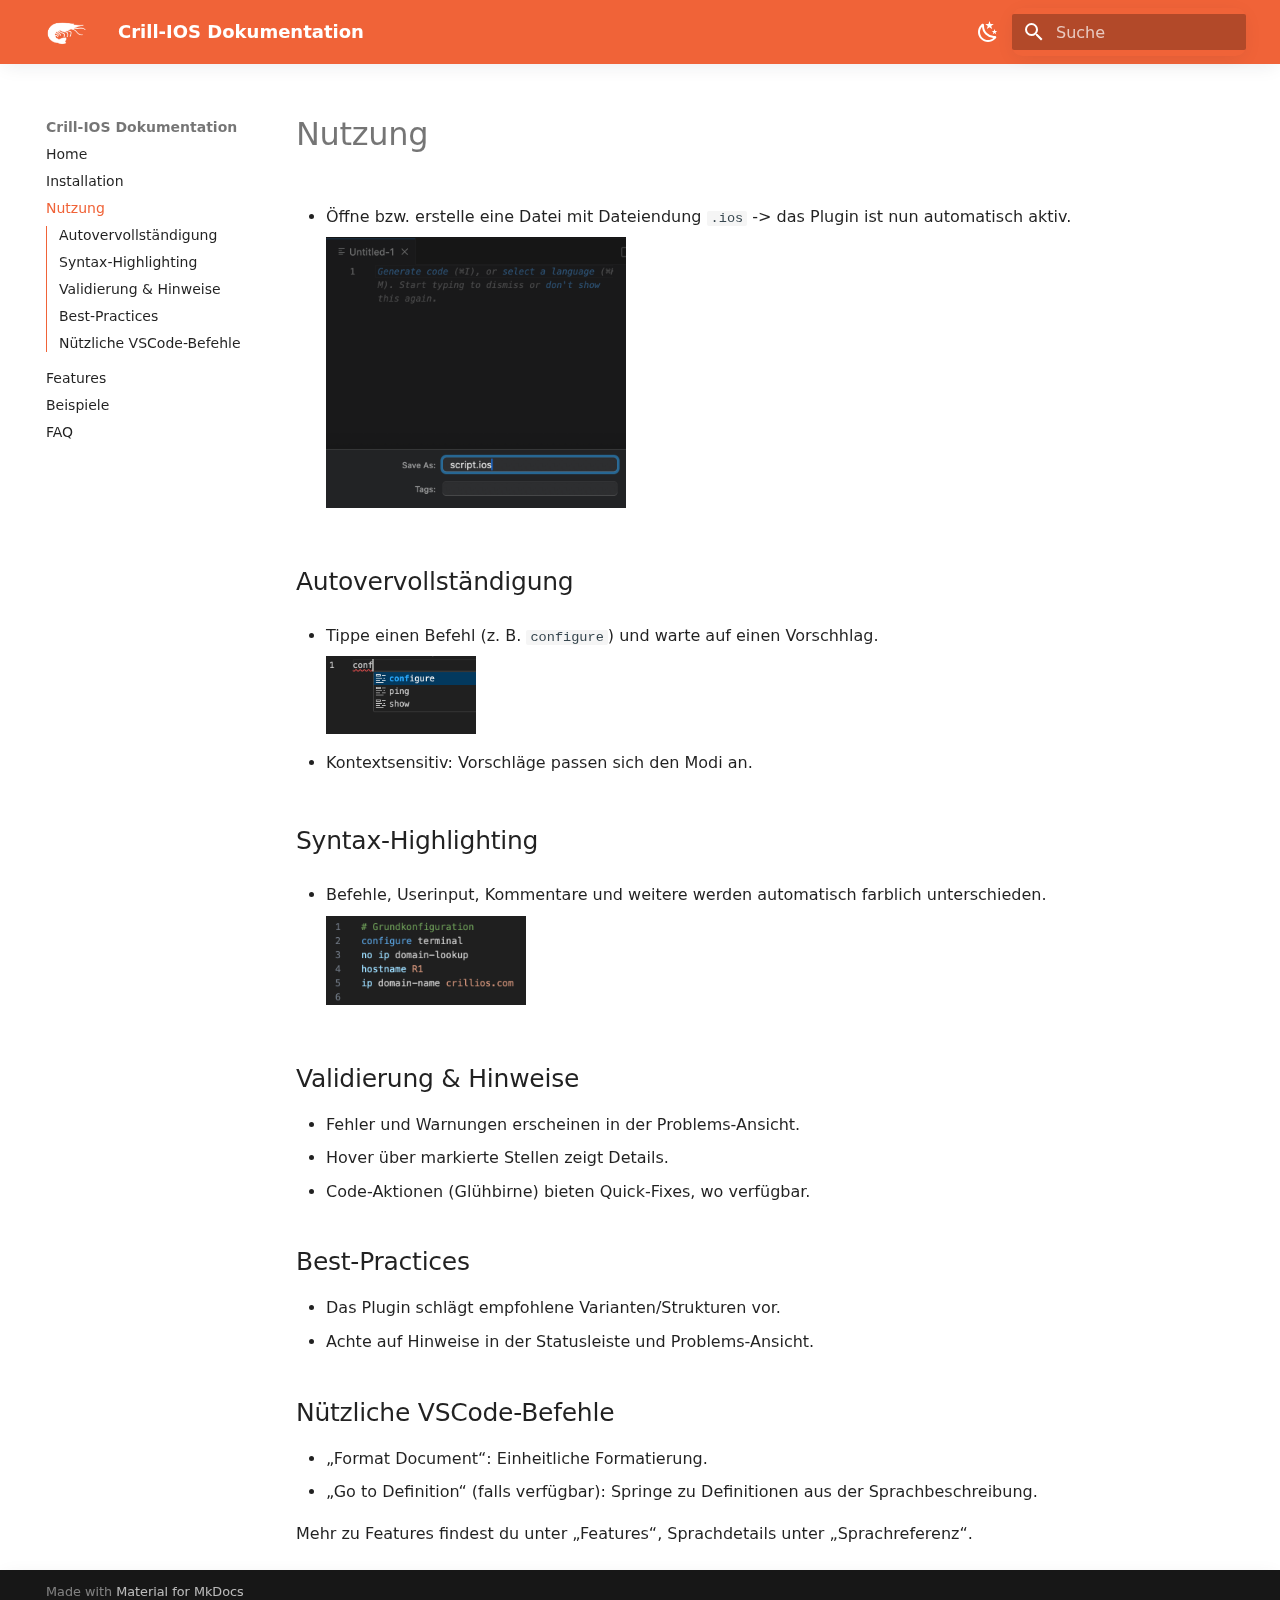
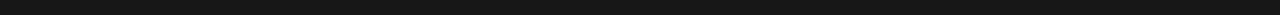
<file: usage/index.html>
<!doctype html>
<html lang="de" class="no-js">
  <head>
    
      <meta charset="utf-8">
      <meta name="viewport" content="width=device-width,initial-scale=1">
      
      
      
      
        <link rel="prev" href="../installation/">
      
      
        <link rel="next" href="../features/">
      
      
      <link rel="icon" href="../img/favicon.ico">
      <meta name="generator" content="mkdocs-1.6.1, mkdocs-material-9.5.49">
    
    
      
        <title>Nutzung - Crill-IOS Dokumentation</title>
      
    
    
      <link rel="stylesheet" href="../assets/stylesheets/main.6f8fc17f.min.css">
      
        
        <link rel="stylesheet" href="../assets/stylesheets/palette.06af60db.min.css">
      
      


    
    
      
    
    
      
        
        
        <link rel="preconnect" href="https://fonts.gstatic.com" crossorigin>
        <link rel="stylesheet" href="https://fonts.googleapis.com/css?family=Roboto:300,300i,400,400i,700,700i%7CRoboto+Mono:400,400i,700,700i&display=fallback">
        <style>:root{--md-text-font:"Roboto";--md-code-font:"Roboto Mono"}</style>
      
    
    
      <link rel="stylesheet" href="../stylesheets/extra.css">
    
    <script>__md_scope=new URL("..",location),__md_hash=e=>[...e].reduce(((e,_)=>(e<<5)-e+_.charCodeAt(0)),0),__md_get=(e,_=localStorage,t=__md_scope)=>JSON.parse(_.getItem(t.pathname+"."+e)),__md_set=(e,_,t=localStorage,a=__md_scope)=>{try{t.setItem(a.pathname+"."+e,JSON.stringify(_))}catch(e){}}</script>
    
      

    
    
    
  </head>
  
  
    
    
      
    
    
    
    
    <body dir="ltr" data-md-color-scheme="default" data-md-color-primary="custom" data-md-color-accent="custom">
  
    
    <input class="md-toggle" data-md-toggle="drawer" type="checkbox" id="__drawer" autocomplete="off">
    <input class="md-toggle" data-md-toggle="search" type="checkbox" id="__search" autocomplete="off">
    <label class="md-overlay" for="__drawer"></label>
    <div data-md-component="skip">
      
        
        <a href="#nutzung" class="md-skip">
          Zum Inhalt
        </a>
      
    </div>
    <div data-md-component="announce">
      
    </div>
    
    
      

  

<header class="md-header md-header--shadow" data-md-component="header">
  <nav class="md-header__inner md-grid" aria-label="Kopfzeile">
    <a href=".." title="Crill-IOS Dokumentation" class="md-header__button md-logo" aria-label="Crill-IOS Dokumentation" data-md-component="logo">
      
  <img src="../img/logo_small_white.png" alt="logo">

    </a>
    <label class="md-header__button md-icon" for="__drawer">
      
      <svg xmlns="http://www.w3.org/2000/svg" viewBox="0 0 24 24"><path d="M3 6h18v2H3zm0 5h18v2H3zm0 5h18v2H3z"/></svg>
    </label>
    <div class="md-header__title" data-md-component="header-title">
      <div class="md-header__ellipsis">
        <div class="md-header__topic">
          <span class="md-ellipsis">
            Crill-IOS Dokumentation
          </span>
        </div>
        <div class="md-header__topic" data-md-component="header-topic">
          <span class="md-ellipsis">
            
              Nutzung
            
          </span>
        </div>
      </div>
    </div>
    
      
        <form class="md-header__option" data-md-component="palette">
  
    
    
    
    <input class="md-option" data-md-color-media="" data-md-color-scheme="default" data-md-color-primary="custom" data-md-color-accent="custom"  aria-label="Darkmode aktivieren"  type="radio" name="__palette" id="__palette_0">
    
      <label class="md-header__button md-icon" title="Darkmode aktivieren" for="__palette_1" hidden>
        <svg xmlns="http://www.w3.org/2000/svg" viewBox="0 0 24 24"><path d="m17.75 4.09-2.53 1.94.91 3.06-2.63-1.81-2.63 1.81.91-3.06-2.53-1.94L12.44 4l1.06-3 1.06 3zm3.5 6.91-1.64 1.25.59 1.98-1.7-1.17-1.7 1.17.59-1.98L15.75 11l2.06-.05L18.5 9l.69 1.95zm-2.28 4.95c.83-.08 1.72 1.1 1.19 1.85-.32.45-.66.87-1.08 1.27C15.17 23 8.84 23 4.94 19.07c-3.91-3.9-3.91-10.24 0-14.14.4-.4.82-.76 1.27-1.08.75-.53 1.93.36 1.85 1.19-.27 2.86.69 5.83 2.89 8.02a9.96 9.96 0 0 0 8.02 2.89m-1.64 2.02a12.08 12.08 0 0 1-7.8-3.47c-2.17-2.19-3.33-5-3.49-7.82-2.81 3.14-2.7 7.96.31 10.98 3.02 3.01 7.84 3.12 10.98.31"/></svg>
      </label>
    
  
    
    
    
    <input class="md-option" data-md-color-media="" data-md-color-scheme="slate" data-md-color-primary="custom" data-md-color-accent="custom"  aria-label="Lightmode aktivieren"  type="radio" name="__palette" id="__palette_1">
    
      <label class="md-header__button md-icon" title="Lightmode aktivieren" for="__palette_0" hidden>
        <svg xmlns="http://www.w3.org/2000/svg" viewBox="0 0 24 24"><path d="M12 7a5 5 0 0 1 5 5 5 5 0 0 1-5 5 5 5 0 0 1-5-5 5 5 0 0 1 5-5m0 2a3 3 0 0 0-3 3 3 3 0 0 0 3 3 3 3 0 0 0 3-3 3 3 0 0 0-3-3m0-7 2.39 3.42C13.65 5.15 12.84 5 12 5s-1.65.15-2.39.42zM3.34 7l4.16-.35A7.2 7.2 0 0 0 5.94 8.5c-.44.74-.69 1.5-.83 2.29zm.02 10 1.76-3.77a7.131 7.131 0 0 0 2.38 4.14zM20.65 7l-1.77 3.79a7.02 7.02 0 0 0-2.38-4.15zm-.01 10-4.14.36c.59-.51 1.12-1.14 1.54-1.86.42-.73.69-1.5.83-2.29zM12 22l-2.41-3.44c.74.27 1.55.44 2.41.44.82 0 1.63-.17 2.37-.44z"/></svg>
      </label>
    
  
</form>
      
    
    
      <script>var palette=__md_get("__palette");if(palette&&palette.color){if("(prefers-color-scheme)"===palette.color.media){var media=matchMedia("(prefers-color-scheme: light)"),input=document.querySelector(media.matches?"[data-md-color-media='(prefers-color-scheme: light)']":"[data-md-color-media='(prefers-color-scheme: dark)']");palette.color.media=input.getAttribute("data-md-color-media"),palette.color.scheme=input.getAttribute("data-md-color-scheme"),palette.color.primary=input.getAttribute("data-md-color-primary"),palette.color.accent=input.getAttribute("data-md-color-accent")}for(var[key,value]of Object.entries(palette.color))document.body.setAttribute("data-md-color-"+key,value)}</script>
    
    
    
      <label class="md-header__button md-icon" for="__search">
        
        <svg xmlns="http://www.w3.org/2000/svg" viewBox="0 0 24 24"><path d="M9.5 3A6.5 6.5 0 0 1 16 9.5c0 1.61-.59 3.09-1.56 4.23l.27.27h.79l5 5-1.5 1.5-5-5v-.79l-.27-.27A6.52 6.52 0 0 1 9.5 16 6.5 6.5 0 0 1 3 9.5 6.5 6.5 0 0 1 9.5 3m0 2C7 5 5 7 5 9.5S7 14 9.5 14 14 12 14 9.5 12 5 9.5 5"/></svg>
      </label>
      <div class="md-search" data-md-component="search" role="dialog">
  <label class="md-search__overlay" for="__search"></label>
  <div class="md-search__inner" role="search">
    <form class="md-search__form" name="search">
      <input type="text" class="md-search__input" name="query" aria-label="Suche" placeholder="Suche" autocapitalize="off" autocorrect="off" autocomplete="off" spellcheck="false" data-md-component="search-query" required>
      <label class="md-search__icon md-icon" for="__search">
        
        <svg xmlns="http://www.w3.org/2000/svg" viewBox="0 0 24 24"><path d="M9.5 3A6.5 6.5 0 0 1 16 9.5c0 1.61-.59 3.09-1.56 4.23l.27.27h.79l5 5-1.5 1.5-5-5v-.79l-.27-.27A6.52 6.52 0 0 1 9.5 16 6.5 6.5 0 0 1 3 9.5 6.5 6.5 0 0 1 9.5 3m0 2C7 5 5 7 5 9.5S7 14 9.5 14 14 12 14 9.5 12 5 9.5 5"/></svg>
        
        <svg xmlns="http://www.w3.org/2000/svg" viewBox="0 0 24 24"><path d="M20 11v2H8l5.5 5.5-1.42 1.42L4.16 12l7.92-7.92L13.5 5.5 8 11z"/></svg>
      </label>
      <nav class="md-search__options" aria-label="Suche">
        
        <button type="reset" class="md-search__icon md-icon" title="Zurücksetzen" aria-label="Zurücksetzen" tabindex="-1">
          
          <svg xmlns="http://www.w3.org/2000/svg" viewBox="0 0 24 24"><path d="M19 6.41 17.59 5 12 10.59 6.41 5 5 6.41 10.59 12 5 17.59 6.41 19 12 13.41 17.59 19 19 17.59 13.41 12z"/></svg>
        </button>
      </nav>
      
        <div class="md-search__suggest" data-md-component="search-suggest"></div>
      
    </form>
    <div class="md-search__output">
      <div class="md-search__scrollwrap" tabindex="0" data-md-scrollfix>
        <div class="md-search-result" data-md-component="search-result">
          <div class="md-search-result__meta">
            Suche wird initialisiert
          </div>
          <ol class="md-search-result__list" role="presentation"></ol>
        </div>
      </div>
    </div>
  </div>
</div>
    
    
  </nav>
  
</header>
    
    <div class="md-container" data-md-component="container">
      
      
        
          
        
      
      <main class="md-main" data-md-component="main">
        <div class="md-main__inner md-grid">
          
            
              
              <div class="md-sidebar md-sidebar--primary" data-md-component="sidebar" data-md-type="navigation" >
                <div class="md-sidebar__scrollwrap">
                  <div class="md-sidebar__inner">
                    



  

<nav class="md-nav md-nav--primary md-nav--integrated" aria-label="Navigation" data-md-level="0">
  <label class="md-nav__title" for="__drawer">
    <a href=".." title="Crill-IOS Dokumentation" class="md-nav__button md-logo" aria-label="Crill-IOS Dokumentation" data-md-component="logo">
      
  <img src="../img/logo_small_white.png" alt="logo">

    </a>
    Crill-IOS Dokumentation
  </label>
  
  <ul class="md-nav__list" data-md-scrollfix>
    
      
      
  
  
  
  
    <li class="md-nav__item">
      <a href=".." class="md-nav__link">
        
  
  <span class="md-ellipsis">
    Home
  </span>
  

      </a>
    </li>
  

    
      
      
  
  
  
  
    <li class="md-nav__item">
      <a href="../installation/" class="md-nav__link">
        
  
  <span class="md-ellipsis">
    Installation
  </span>
  

      </a>
    </li>
  

    
      
      
  
  
    
  
  
  
    <li class="md-nav__item md-nav__item--active">
      
      <input class="md-nav__toggle md-toggle" type="checkbox" id="__toc">
      
      
        
      
      
        <label class="md-nav__link md-nav__link--active" for="__toc">
          
  
  <span class="md-ellipsis">
    Nutzung
  </span>
  

          <span class="md-nav__icon md-icon"></span>
        </label>
      
      <a href="./" class="md-nav__link md-nav__link--active">
        
  
  <span class="md-ellipsis">
    Nutzung
  </span>
  

      </a>
      
        

<nav class="md-nav md-nav--secondary" aria-label="Inhaltsverzeichnis">
  
  
  
    
  
  
    <label class="md-nav__title" for="__toc">
      <span class="md-nav__icon md-icon"></span>
      Inhaltsverzeichnis
    </label>
    <ul class="md-nav__list" data-md-component="toc" data-md-scrollfix>
      
        <li class="md-nav__item">
  <a href="#autovervollstandigung" class="md-nav__link">
    <span class="md-ellipsis">
      Autovervollständigung
    </span>
  </a>
  
</li>
      
        <li class="md-nav__item">
  <a href="#syntax-highlighting" class="md-nav__link">
    <span class="md-ellipsis">
      Syntax-Highlighting
    </span>
  </a>
  
</li>
      
        <li class="md-nav__item">
  <a href="#validierung-hinweise" class="md-nav__link">
    <span class="md-ellipsis">
      Validierung &amp; Hinweise
    </span>
  </a>
  
</li>
      
        <li class="md-nav__item">
  <a href="#best-practices" class="md-nav__link">
    <span class="md-ellipsis">
      Best-Practices
    </span>
  </a>
  
</li>
      
        <li class="md-nav__item">
  <a href="#nutzliche-vscode-befehle" class="md-nav__link">
    <span class="md-ellipsis">
      Nützliche VSCode-Befehle
    </span>
  </a>
  
</li>
      
    </ul>
  
</nav>
      
    </li>
  

    
      
      
  
  
  
  
    <li class="md-nav__item">
      <a href="../features/" class="md-nav__link">
        
  
  <span class="md-ellipsis">
    Features
  </span>
  

      </a>
    </li>
  

    
      
      
  
  
  
  
    <li class="md-nav__item">
      <a href="../examples/" class="md-nav__link">
        
  
  <span class="md-ellipsis">
    Beispiele
  </span>
  

      </a>
    </li>
  

    
      
      
  
  
  
  
    <li class="md-nav__item">
      <a href="../faq/" class="md-nav__link">
        
  
  <span class="md-ellipsis">
    FAQ
  </span>
  

      </a>
    </li>
  

    
  </ul>
</nav>
                  </div>
                </div>
              </div>
            
            
          
          
            <div class="md-content" data-md-component="content">
              <article class="md-content__inner md-typeset">
                
                  


<h1 id="nutzung">Nutzung</h1>
<ul>
<li>
<p>Öffne bzw. erstelle eine Datei mit Dateiendung <code>.ios</code>
    -&gt; das Plugin ist nun automatisch aktiv.</p>
<p><img alt="Nutzungshilfe1" src="../img/usage_1.png" /></p>
</li>
</ul>
<h2 id="autovervollstandigung">Autovervollständigung</h2>
<ul>
<li>
<p>Tippe einen Befehl (z. B. <code>configure</code>) und warte auf einen Vorschhlag.</p>
<p><img alt="Nutzungshilfe2" src="../img/usage_2.png" /></p>
</li>
<li>
<p>Kontextsensitiv: Vorschläge passen sich den Modi an.</p>
</li>
</ul>
<h2 id="syntax-highlighting">Syntax-Highlighting</h2>
<ul>
<li>
<p>Befehle, Userinput, Kommentare und weitere werden automatisch farblich unterschieden.</p>
<p><img alt="Nutzungshilfe3" src="../img/usage_3.png" /></p>
</li>
</ul>
<h2 id="validierung-hinweise">Validierung &amp; Hinweise</h2>
<ul>
<li>Fehler und Warnungen erscheinen in der Problems-Ansicht.</li>
<li>Hover über markierte Stellen zeigt Details.</li>
<li>Code-Aktionen (Glühbirne) bieten Quick-Fixes, wo verfügbar.</li>
</ul>
<h2 id="best-practices">Best-Practices</h2>
<ul>
<li>Das Plugin schlägt empfohlene Varianten/Strukturen vor.</li>
<li>Achte auf Hinweise in der Statusleiste und Problems-Ansicht.</li>
</ul>
<h2 id="nutzliche-vscode-befehle">Nützliche VSCode-Befehle</h2>
<ul>
<li>„Format Document“: Einheitliche Formatierung.</li>
<li>„Go to Definition“ (falls verfügbar): Springe zu Definitionen aus der Sprachbeschreibung.</li>
</ul>
<p>Mehr zu Features findest du unter „Features“, Sprachdetails unter „Sprachreferenz“. </p>












                
              </article>
            </div>
          
          
<script>var target=document.getElementById(location.hash.slice(1));target&&target.name&&(target.checked=target.name.startsWith("__tabbed_"))</script>
        </div>
        
          <button type="button" class="md-top md-icon" data-md-component="top" hidden>
  
  <svg xmlns="http://www.w3.org/2000/svg" viewBox="0 0 24 24"><path d="M13 20h-2V8l-5.5 5.5-1.42-1.42L12 4.16l7.92 7.92-1.42 1.42L13 8z"/></svg>
  Zurück zum Seitenanfang
</button>
        
      </main>
      
        <footer class="md-footer">
  
  <div class="md-footer-meta md-typeset">
    <div class="md-footer-meta__inner md-grid">
      <div class="md-copyright">
  
  
    Made with
    <a href="https://squidfunk.github.io/mkdocs-material/" target="_blank" rel="noopener">
      Material for MkDocs
    </a>
  
</div>
      
    </div>
  </div>
</footer>
      
    </div>
    <div class="md-dialog" data-md-component="dialog">
      <div class="md-dialog__inner md-typeset"></div>
    </div>
    
    
    <script id="__config" type="application/json">{"base": "..", "features": ["navigation.instant", "navigation.sections", "navigation.top", "content.code.copy", "toc.integrate", "search.suggest", "search.highlight"], "search": "../assets/javascripts/workers/search.6ce7567c.min.js", "translations": {"clipboard.copied": "In Zwischenablage kopiert", "clipboard.copy": "In Zwischenablage kopieren", "search.result.more.one": "1 weiteres Suchergebnis auf dieser Seite", "search.result.more.other": "# weitere Suchergebnisse auf dieser Seite", "search.result.none": "Keine Suchergebnisse", "search.result.one": "1 Suchergebnis", "search.result.other": "# Suchergebnisse", "search.result.placeholder": "Suchbegriff eingeben", "search.result.term.missing": "Es fehlt", "select.version": "Version ausw\u00e4hlen"}}</script>
    
    
      <script src="../assets/javascripts/bundle.88dd0f4e.min.js"></script>
      
    
  </body>
</html>
</file>
<file: stylesheets/extra.css>
.md-tooltip {
  transition-delay: 0s !important; /* remove default delay */
  animation-duration: 0.1s !important; /* optional: make fade faster */
}
:root {
  /* Primary/Accent match Website tokens */
  --md-primary-fg-color: hsl(14 86% 58%);
  --md-primary-fg-color--light: hsl(16 100% 66%);
  --md-primary-fg-color--dark: hsl(12 80% 48%);
  --md-accent-fg-color: hsl(16 100% 66%);

  /* Foreground/Background */
  --md-default-fg-color: hsl(216 19% 16%);
  --md-default-bg-color: hsl(0 0% 100%);
  --md-code-fg-color: hsl(216 19% 16%);
  --md-code-bg-color: hsl(20 20% 95%);

  /* Borders and subtle surfaces */
  --md-typeset-a-color: hsl(14 86% 58%);
  --md-typeset-mark-color: hsl(20 100% 96%);
  --md-typeset-table-color: hsl(20 20% 90%);
}

[data-md-color-scheme="slate"] {
  --md-primary-fg-color: hsl(14 86% 58%);
  --md-primary-fg-color--light: hsl(16 100% 66%);
  --md-primary-fg-color--dark: hsl(12 80% 48%);
  --md-accent-fg-color: hsl(16 100% 66%);

  --md-default-fg-color: hsl(0 0% 95%);
  --md-default-bg-color: hsl(216 19% 9%);
  --md-code-fg-color: hsl(0 0% 95%);
  --md-code-bg-color: hsl(216 19% 15%);

  --md-typeset-a-color: hsl(16 100% 66%);
  --md-typeset-mark-color: hsl(216 19% 15%);
  --md-typeset-table-color: hsl(216 19% 20%);
}

/* Typography to match website */
:root {
  --md-text-font: "Inter", system-ui, -apple-system, Segoe UI, Roboto, Ubuntu, Cantarell, Noto Sans, "Helvetica Neue", Arial, "Apple Color Emoji", "Segoe UI Emoji", "Segoe UI Symbol", sans-serif;
  --md-code-font: "JetBrains Mono", Consolas, Menlo, Monaco, "Liberation Mono", "Courier New", monospace;
}

.md-typeset {
  font-family: var(--md-text-font);
}

code, pre, .md-typeset code, .md-typeset pre {
  font-family: var(--md-code-font);
}

/* Subtle rounding similar to --radius: 0.5rem */
.md-button, .md-typeset .admonition, .md-typeset .highlight, .md-search, .md-typeset table, .md-nav__link {
  border-radius: 0.5rem;
}

/* Link hover closer to site style */
.md-typeset a:hover {
  text-decoration: underline;
}

/* Elevation shadows inspired by site */
.md-header, .md-footer, .md-search, .md-card {
  box-shadow: 0 4px 20px -4px hsl(216 19% 16% / 0.10);
}

/* Primary buttons */
.md-button--primary {
  background: hsl(14 86% 58%);
}
.md-button--primary:hover {
  background: hsl(12 80% 48%);
}

/* Admonitions accents */
.md-typeset .admonition.note, .md-typeset details.note {
  border-color: hsl(14 86% 58%);
}

/* Table zebra for readability */
.md-typeset table:not([class]) tbody tr:nth-child(2n) {
  background: hsl(20 20% 95%);
}

[data-md-color-scheme="slate"] .md-typeset table:not([class]) tbody tr:nth-child(2n) {
  background: hsl(216 19% 15%);
}

img[alt="Nutzungshilfe1"] {
  width: 300px;
}

img[alt="Nutzungshilfe2"] {
  width: 150px;
}

img[alt="Nutzungshilfe3"] {
  width: 200px;
}

div[class="md-header__source"] {
  width: 130px;
}

.md-header__button.md-logo img {
  height: 2rem;
  width: auto;
}

.md-header__inner {
  display: flex;
  flex-wrap: nowrap;
}

.md-header__source {
  order: 1;
  margin-left: auto;
}

a.md-header__button.md-icon[href="https://crillios.com"] {
  order: 2;
}
a.md-header__button.md-icon[href="https://marketplace.visualstudio.com/items?itemName=Crill.crill-ios-scripting"] {
  order: 3;
}

.md-header__option {
  order: 4;
}

.md-search {
  order: 5;
  margin-left: 0;
}
</file>
<file: assets/stylesheets/main.6f8fc17f.min.css>
@charset "UTF-8";html{-webkit-text-size-adjust:none;-moz-text-size-adjust:none;text-size-adjust:none;box-sizing:border-box}*,:after,:before{box-sizing:inherit}@media (prefers-reduced-motion){*,:after,:before{transition:none!important}}body{margin:0}a,button,input,label{-webkit-tap-highlight-color:transparent}a{color:inherit;text-decoration:none}hr{border:0;box-sizing:initial;display:block;height:.05rem;overflow:visible;padding:0}small{font-size:80%}sub,sup{line-height:1em}img{border-style:none}table{border-collapse:initial;border-spacing:0}td,th{font-weight:400;vertical-align:top}button{background:#0000;border:0;font-family:inherit;font-size:inherit;margin:0;padding:0}input{border:0;outline:none}:root{--md-primary-fg-color:#4051b5;--md-primary-fg-color--light:#5d6cc0;--md-primary-fg-color--dark:#303fa1;--md-primary-bg-color:#fff;--md-primary-bg-color--light:#ffffffb3;--md-accent-fg-color:#526cfe;--md-accent-fg-color--transparent:#526cfe1a;--md-accent-bg-color:#fff;--md-accent-bg-color--light:#ffffffb3}[data-md-color-scheme=default]{color-scheme:light}[data-md-color-scheme=default] img[src$="#gh-dark-mode-only"],[data-md-color-scheme=default] img[src$="#only-dark"]{display:none}:root,[data-md-color-scheme=default]{--md-hue:225deg;--md-default-fg-color:#000000de;--md-default-fg-color--light:#0000008a;--md-default-fg-color--lighter:#00000052;--md-default-fg-color--lightest:#00000012;--md-default-bg-color:#fff;--md-default-bg-color--light:#ffffffb3;--md-default-bg-color--lighter:#ffffff4d;--md-default-bg-color--lightest:#ffffff1f;--md-code-fg-color:#36464e;--md-code-bg-color:#f5f5f5;--md-code-hl-color:#4287ff;--md-code-hl-color--light:#4287ff1a;--md-code-hl-number-color:#d52a2a;--md-code-hl-special-color:#db1457;--md-code-hl-function-color:#a846b9;--md-code-hl-constant-color:#6e59d9;--md-code-hl-keyword-color:#3f6ec6;--md-code-hl-string-color:#1c7d4d;--md-code-hl-name-color:var(--md-code-fg-color);--md-code-hl-operator-color:var(--md-default-fg-color--light);--md-code-hl-punctuation-color:var(--md-default-fg-color--light);--md-code-hl-comment-color:var(--md-default-fg-color--light);--md-code-hl-generic-color:var(--md-default-fg-color--light);--md-code-hl-variable-color:var(--md-default-fg-color--light);--md-typeset-color:var(--md-default-fg-color);--md-typeset-a-color:var(--md-primary-fg-color);--md-typeset-del-color:#f5503d26;--md-typeset-ins-color:#0bd57026;--md-typeset-kbd-color:#fafafa;--md-typeset-kbd-accent-color:#fff;--md-typeset-kbd-border-color:#b8b8b8;--md-typeset-mark-color:#ffff0080;--md-typeset-table-color:#0000001f;--md-typeset-table-color--light:rgba(0,0,0,.035);--md-admonition-fg-color:var(--md-default-fg-color);--md-admonition-bg-color:var(--md-default-bg-color);--md-warning-fg-color:#000000de;--md-warning-bg-color:#ff9;--md-footer-fg-color:#fff;--md-footer-fg-color--light:#ffffffb3;--md-footer-fg-color--lighter:#ffffff73;--md-footer-bg-color:#000000de;--md-footer-bg-color--dark:#00000052;--md-shadow-z1:0 0.2rem 0.5rem #0000000d,0 0 0.05rem #0000001a;--md-shadow-z2:0 0.2rem 0.5rem #0000001a,0 0 0.05rem #00000040;--md-shadow-z3:0 0.2rem 0.5rem #0003,0 0 0.05rem #00000059}.md-icon svg{fill:currentcolor;display:block;height:1.2rem;width:1.2rem}body{-webkit-font-smoothing:antialiased;-moz-osx-font-smoothing:grayscale;--md-text-font-family:var(--md-text-font,_),-apple-system,BlinkMacSystemFont,Helvetica,Arial,sans-serif;--md-code-font-family:var(--md-code-font,_),SFMono-Regular,Consolas,Menlo,monospace}aside,body,input{font-feature-settings:"kern","liga";color:var(--md-typeset-color);font-family:var(--md-text-font-family)}code,kbd,pre{font-feature-settings:"kern";font-family:var(--md-code-font-family)}:root{--md-typeset-table-sort-icon:url('data:image/svg+xml;charset=utf-8,<svg xmlns="http://www.w3.org/2000/svg" viewBox="0 0 24 24"><path d="m18 21-4-4h3V7h-3l4-4 4 4h-3v10h3M2 19v-2h10v2M2 13v-2h7v2M2 7V5h4v2z"/></svg>');--md-typeset-table-sort-icon--asc:url('data:image/svg+xml;charset=utf-8,<svg xmlns="http://www.w3.org/2000/svg" viewBox="0 0 24 24"><path d="M19 17h3l-4 4-4-4h3V3h2M2 17h10v2H2M6 5v2H2V5m0 6h7v2H2z"/></svg>');--md-typeset-table-sort-icon--desc:url('data:image/svg+xml;charset=utf-8,<svg xmlns="http://www.w3.org/2000/svg" viewBox="0 0 24 24"><path d="M19 7h3l-4-4-4 4h3v14h2M2 17h10v2H2M6 5v2H2V5m0 6h7v2H2z"/></svg>')}.md-typeset{-webkit-print-color-adjust:exact;color-adjust:exact;font-size:.8rem;line-height:1.6}@media print{.md-typeset{font-size:.68rem}}.md-typeset blockquote,.md-typeset dl,.md-typeset figure,.md-typeset ol,.md-typeset pre,.md-typeset ul{margin-bottom:1em;margin-top:1em}.md-typeset h1{color:var(--md-default-fg-color--light);font-size:2em;line-height:1.3;margin:0 0 1.25em}.md-typeset h1,.md-typeset h2{font-weight:300;letter-spacing:-.01em}.md-typeset h2{font-size:1.5625em;line-height:1.4;margin:1.6em 0 .64em}.md-typeset h3{font-size:1.25em;font-weight:400;letter-spacing:-.01em;line-height:1.5;margin:1.6em 0 .8em}.md-typeset h2+h3{margin-top:.8em}.md-typeset h4{font-weight:700;letter-spacing:-.01em;margin:1em 0}.md-typeset h5,.md-typeset h6{color:var(--md-default-fg-color--light);font-size:.8em;font-weight:700;letter-spacing:-.01em;margin:1.25em 0}.md-typeset h5{text-transform:uppercase}.md-typeset h5 code{text-transform:none}.md-typeset hr{border-bottom:.05rem solid var(--md-default-fg-color--lightest);display:flow-root;margin:1.5em 0}.md-typeset a{color:var(--md-typeset-a-color);word-break:break-word}.md-typeset a,.md-typeset a:before{transition:color 125ms}.md-typeset a:focus,.md-typeset a:hover{color:var(--md-accent-fg-color)}.md-typeset a:focus code,.md-typeset a:hover code{background-color:var(--md-accent-fg-color--transparent)}.md-typeset a code{color:currentcolor;transition:background-color 125ms}.md-typeset a.focus-visible{outline-color:var(--md-accent-fg-color);outline-offset:.2rem}.md-typeset code,.md-typeset kbd,.md-typeset pre{color:var(--md-code-fg-color);direction:ltr;font-variant-ligatures:none}@media print{.md-typeset code,.md-typeset kbd,.md-typeset pre{white-space:pre-wrap}}.md-typeset code{background-color:var(--md-code-bg-color);border-radius:.1rem;-webkit-box-decoration-break:clone;box-decoration-break:clone;font-size:.85em;padding:0 .2941176471em;word-break:break-word}.md-typeset code:not(.focus-visible){-webkit-tap-highlight-color:transparent;outline:none}.md-typeset pre{display:flow-root;line-height:1.4;position:relative}.md-typeset pre>code{-webkit-box-decoration-break:slice;box-decoration-break:slice;box-shadow:none;display:block;margin:0;outline-color:var(--md-accent-fg-color);overflow:auto;padding:.7720588235em 1.1764705882em;scrollbar-color:var(--md-default-fg-color--lighter) #0000;scrollbar-width:thin;touch-action:auto;word-break:normal}.md-typeset pre>code:hover{scrollbar-color:var(--md-accent-fg-color) #0000}.md-typeset pre>code::-webkit-scrollbar{height:.2rem;width:.2rem}.md-typeset pre>code::-webkit-scrollbar-thumb{background-color:var(--md-default-fg-color--lighter)}.md-typeset pre>code::-webkit-scrollbar-thumb:hover{background-color:var(--md-accent-fg-color)}.md-typeset kbd{background-color:var(--md-typeset-kbd-color);border-radius:.1rem;box-shadow:0 .1rem 0 .05rem var(--md-typeset-kbd-border-color),0 .1rem 0 var(--md-typeset-kbd-border-color),0 -.1rem .2rem var(--md-typeset-kbd-accent-color) inset;color:var(--md-default-fg-color);display:inline-block;font-size:.75em;padding:0 .6666666667em;vertical-align:text-top;word-break:break-word}.md-typeset mark{background-color:var(--md-typeset-mark-color);-webkit-box-decoration-break:clone;box-decoration-break:clone;color:inherit;word-break:break-word}.md-typeset abbr{border-bottom:.05rem dotted var(--md-default-fg-color--light);cursor:help;text-decoration:none}.md-typeset small{opacity:.75}[dir=ltr] .md-typeset sub,[dir=ltr] .md-typeset sup{margin-left:.078125em}[dir=rtl] .md-typeset sub,[dir=rtl] .md-typeset sup{margin-right:.078125em}[dir=ltr] .md-typeset blockquote{padding-left:.6rem}[dir=rtl] .md-typeset blockquote{padding-right:.6rem}[dir=ltr] .md-typeset blockquote{border-left:.2rem solid var(--md-default-fg-color--lighter)}[dir=rtl] .md-typeset blockquote{border-right:.2rem solid var(--md-default-fg-color--lighter)}.md-typeset blockquote{color:var(--md-default-fg-color--light);margin-left:0;margin-right:0}.md-typeset ul{list-style-type:disc}.md-typeset ul[type]{list-style-type:revert-layer}[dir=ltr] .md-typeset ol,[dir=ltr] .md-typeset ul{margin-left:.625em}[dir=rtl] .md-typeset ol,[dir=rtl] .md-typeset ul{margin-right:.625em}.md-typeset ol,.md-typeset ul{padding:0}.md-typeset ol:not([hidden]),.md-typeset ul:not([hidden]){display:flow-root}.md-typeset ol ol,.md-typeset ul ol{list-style-type:lower-alpha}.md-typeset ol ol ol,.md-typeset ul ol ol{list-style-type:lower-roman}.md-typeset ol ol ol ol,.md-typeset ul ol ol ol{list-style-type:upper-alpha}.md-typeset ol ol ol ol ol,.md-typeset ul ol ol ol ol{list-style-type:upper-roman}.md-typeset ol[type],.md-typeset ul[type]{list-style-type:revert-layer}[dir=ltr] .md-typeset ol li,[dir=ltr] .md-typeset ul li{margin-left:1.25em}[dir=rtl] .md-typeset ol li,[dir=rtl] .md-typeset ul li{margin-right:1.25em}.md-typeset ol li,.md-typeset ul li{margin-bottom:.5em}.md-typeset ol li blockquote,.md-typeset ol li p,.md-typeset ul li blockquote,.md-typeset ul li p{margin:.5em 0}.md-typeset ol li:last-child,.md-typeset ul li:last-child{margin-bottom:0}[dir=ltr] .md-typeset ol li ol,[dir=ltr] .md-typeset ol li ul,[dir=ltr] .md-typeset ul li ol,[dir=ltr] .md-typeset ul li ul{margin-left:.625em}[dir=rtl] .md-typeset ol li ol,[dir=rtl] .md-typeset ol li ul,[dir=rtl] .md-typeset ul li ol,[dir=rtl] .md-typeset ul li ul{margin-right:.625em}.md-typeset ol li ol,.md-typeset ol li ul,.md-typeset ul li ol,.md-typeset ul li ul{margin-bottom:.5em;margin-top:.5em}[dir=ltr] .md-typeset dd{margin-left:1.875em}[dir=rtl] .md-typeset dd{margin-right:1.875em}.md-typeset dd{margin-bottom:1.5em;margin-top:1em}.md-typeset img,.md-typeset svg,.md-typeset video{height:auto;max-width:100%}.md-typeset img[align=left]{margin:1em 1em 1em 0}.md-typeset img[align=right]{margin:1em 0 1em 1em}.md-typeset img[align]:only-child{margin-top:0}.md-typeset figure{display:flow-root;margin:1em auto;max-width:100%;text-align:center;width:-moz-fit-content;width:fit-content}.md-typeset figure img{display:block;margin:0 auto}.md-typeset figcaption{font-style:italic;margin:1em auto;max-width:24rem}.md-typeset iframe{max-width:100%}.md-typeset table:not([class]){background-color:var(--md-default-bg-color);border:.05rem solid var(--md-typeset-table-color);border-radius:.1rem;display:inline-block;font-size:.64rem;max-width:100%;overflow:auto;touch-action:auto}@media print{.md-typeset table:not([class]){display:table}}.md-typeset table:not([class])+*{margin-top:1.5em}.md-typeset table:not([class]) td>:first-child,.md-typeset table:not([class]) th>:first-child{margin-top:0}.md-typeset table:not([class]) td>:last-child,.md-typeset table:not([class]) th>:last-child{margin-bottom:0}.md-typeset table:not([class]) td:not([align]),.md-typeset table:not([class]) th:not([align]){text-align:left}[dir=rtl] .md-typeset table:not([class]) td:not([align]),[dir=rtl] .md-typeset table:not([class]) th:not([align]){text-align:right}.md-typeset table:not([class]) th{font-weight:700;min-width:5rem;padding:.9375em 1.25em;vertical-align:top}.md-typeset table:not([class]) td{border-top:.05rem solid var(--md-typeset-table-color);padding:.9375em 1.25em;vertical-align:top}.md-typeset table:not([class]) tbody tr{transition:background-color 125ms}.md-typeset table:not([class]) tbody tr:hover{background-color:var(--md-typeset-table-color--light);box-shadow:0 .05rem 0 var(--md-default-bg-color) inset}.md-typeset table:not([class]) a{word-break:normal}.md-typeset table th[role=columnheader]{cursor:pointer}[dir=ltr] .md-typeset table th[role=columnheader]:after{margin-left:.5em}[dir=rtl] .md-typeset table th[role=columnheader]:after{margin-right:.5em}.md-typeset table th[role=columnheader]:after{content:"";display:inline-block;height:1.2em;-webkit-mask-image:var(--md-typeset-table-sort-icon);mask-image:var(--md-typeset-table-sort-icon);-webkit-mask-repeat:no-repeat;mask-repeat:no-repeat;-webkit-mask-size:contain;mask-size:contain;transition:background-color 125ms;vertical-align:text-bottom;width:1.2em}.md-typeset table th[role=columnheader]:hover:after{background-color:var(--md-default-fg-color--lighter)}.md-typeset table th[role=columnheader][aria-sort=ascending]:after{background-color:var(--md-default-fg-color--light);-webkit-mask-image:var(--md-typeset-table-sort-icon--asc);mask-image:var(--md-typeset-table-sort-icon--asc)}.md-typeset table th[role=columnheader][aria-sort=descending]:after{background-color:var(--md-default-fg-color--light);-webkit-mask-image:var(--md-typeset-table-sort-icon--desc);mask-image:var(--md-typeset-table-sort-icon--desc)}.md-typeset__scrollwrap{margin:1em -.8rem;overflow-x:auto;touch-action:auto}.md-typeset__table{display:inline-block;margin-bottom:.5em;padding:0 .8rem}@media print{.md-typeset__table{display:block}}html .md-typeset__table table{display:table;margin:0;overflow:hidden;width:100%}@media screen and (max-width:44.984375em){.md-content__inner>pre{margin:1em -.8rem}.md-content__inner>pre code{border-radius:0}}.md-typeset .md-author{border-radius:100%;display:block;flex-shrink:0;height:1.6rem;overflow:hidden;position:relative;transition:color 125ms,transform 125ms;width:1.6rem}.md-typeset .md-author img{display:block}.md-typeset .md-author--more{background:var(--md-default-fg-color--lightest);color:var(--md-default-fg-color--lighter);font-size:.6rem;font-weight:700;line-height:1.6rem;text-align:center}.md-typeset .md-author--long{height:2.4rem;width:2.4rem}.md-typeset a.md-author{transform:scale(1)}.md-typeset a.md-author img{border-radius:100%;filter:grayscale(100%) opacity(75%);transition:filter 125ms}.md-typeset a.md-author:focus,.md-typeset a.md-author:hover{transform:scale(1.1);z-index:1}.md-typeset a.md-author:focus img,.md-typeset a.md-author:hover img{filter:grayscale(0)}.md-banner{background-color:var(--md-footer-bg-color);color:var(--md-footer-fg-color);overflow:auto}@media print{.md-banner{display:none}}.md-banner--warning{background-color:var(--md-warning-bg-color);color:var(--md-warning-fg-color)}.md-banner__inner{font-size:.7rem;margin:.6rem auto;padding:0 .8rem}[dir=ltr] .md-banner__button{float:right}[dir=rtl] .md-banner__button{float:left}.md-banner__button{color:inherit;cursor:pointer;transition:opacity .25s}.no-js .md-banner__button{display:none}.md-banner__button:hover{opacity:.7}html{font-size:125%;height:100%;overflow-x:hidden}@media screen and (min-width:100em){html{font-size:137.5%}}@media screen and (min-width:125em){html{font-size:150%}}body{background-color:var(--md-default-bg-color);display:flex;flex-direction:column;font-size:.5rem;min-height:100%;position:relative;width:100%}@media print{body{display:block}}@media screen and (max-width:59.984375em){body[data-md-scrolllock]{position:fixed}}.md-grid{margin-left:auto;margin-right:auto;max-width:61rem}.md-container{display:flex;flex-direction:column;flex-grow:1}@media print{.md-container{display:block}}.md-main{flex-grow:1}.md-main__inner{display:flex;height:100%;margin-top:1.5rem}.md-ellipsis{overflow:hidden;text-overflow:ellipsis}.md-toggle{display:none}.md-option{height:0;opacity:0;position:absolute;width:0}.md-option:checked+label:not([hidden]){display:block}.md-option.focus-visible+label{outline-color:var(--md-accent-fg-color);outline-style:auto}.md-skip{background-color:var(--md-default-fg-color);border-radius:.1rem;color:var(--md-default-bg-color);font-size:.64rem;margin:.5rem;opacity:0;outline-color:var(--md-accent-fg-color);padding:.3rem .5rem;position:fixed;transform:translateY(.4rem);z-index:-1}.md-skip:focus{opacity:1;transform:translateY(0);transition:transform .25s cubic-bezier(.4,0,.2,1),opacity 175ms 75ms;z-index:10}@page{margin:25mm}:root{--md-clipboard-icon:url('data:image/svg+xml;charset=utf-8,<svg xmlns="http://www.w3.org/2000/svg" viewBox="0 0 24 24"><path d="M19 21H8V7h11m0-2H8a2 2 0 0 0-2 2v14a2 2 0 0 0 2 2h11a2 2 0 0 0 2-2V7a2 2 0 0 0-2-2m-3-4H4a2 2 0 0 0-2 2v14h2V3h12z"/></svg>')}.md-clipboard{border-radius:.1rem;color:var(--md-default-fg-color--lightest);cursor:pointer;height:1.5em;outline-color:var(--md-accent-fg-color);outline-offset:.1rem;position:absolute;right:.5em;top:.5em;transition:color .25s;width:1.5em;z-index:1}@media print{.md-clipboard{display:none}}.md-clipboard:not(.focus-visible){-webkit-tap-highlight-color:transparent;outline:none}:hover>.md-clipboard{color:var(--md-default-fg-color--light)}.md-clipboard:focus,.md-clipboard:hover{color:var(--md-accent-fg-color)}.md-clipboard:after{background-color:currentcolor;content:"";display:block;height:1.125em;margin:0 auto;-webkit-mask-image:var(--md-clipboard-icon);mask-image:var(--md-clipboard-icon);-webkit-mask-position:center;mask-position:center;-webkit-mask-repeat:no-repeat;mask-repeat:no-repeat;-webkit-mask-size:contain;mask-size:contain;width:1.125em}.md-clipboard--inline{cursor:pointer}.md-clipboard--inline code{transition:color .25s,background-color .25s}.md-clipboard--inline:focus code,.md-clipboard--inline:hover code{background-color:var(--md-accent-fg-color--transparent);color:var(--md-accent-fg-color)}.md-typeset .md-code__content{display:grid}@keyframes consent{0%{opacity:0;transform:translateY(100%)}to{opacity:1;transform:translateY(0)}}@keyframes overlay{0%{opacity:0}to{opacity:1}}.md-consent__overlay{animation:overlay .25s both;-webkit-backdrop-filter:blur(.1rem);backdrop-filter:blur(.1rem);background-color:#0000008a;height:100%;opacity:1;position:fixed;top:0;width:100%;z-index:5}.md-consent__inner{animation:consent .5s cubic-bezier(.1,.7,.1,1) both;background-color:var(--md-default-bg-color);border:0;border-radius:.1rem;bottom:0;box-shadow:0 0 .2rem #0000001a,0 .2rem .4rem #0003;max-height:100%;overflow:auto;padding:0;position:fixed;width:100%;z-index:5}.md-consent__form{padding:.8rem}.md-consent__settings{display:none;margin:1em 0}input:checked+.md-consent__settings{display:block}.md-consent__controls{margin-bottom:.8rem}.md-typeset .md-consent__controls .md-button{display:inline}@media screen and (max-width:44.984375em){.md-typeset .md-consent__controls .md-button{display:block;margin-top:.4rem;text-align:center;width:100%}}.md-consent label{cursor:pointer}.md-content{flex-grow:1;min-width:0}.md-content__inner{margin:0 .8rem 1.2rem;padding-top:.6rem}@media screen and (min-width:76.25em){[dir=ltr] .md-sidebar--primary:not([hidden])~.md-content>.md-content__inner{margin-left:1.2rem}[dir=ltr] .md-sidebar--secondary:not([hidden])~.md-content>.md-content__inner,[dir=rtl] .md-sidebar--primary:not([hidden])~.md-content>.md-content__inner{margin-right:1.2rem}[dir=rtl] .md-sidebar--secondary:not([hidden])~.md-content>.md-content__inner{margin-left:1.2rem}}.md-content__inner:before{content:"";display:block;height:.4rem}.md-content__inner>:last-child{margin-bottom:0}[dir=ltr] .md-content__button{float:right}[dir=rtl] .md-content__button{float:left}[dir=ltr] .md-content__button{margin-left:.4rem}[dir=rtl] .md-content__button{margin-right:.4rem}.md-content__button{margin:.4rem 0;padding:0}@media print{.md-content__button{display:none}}.md-typeset .md-content__button{color:var(--md-default-fg-color--lighter)}.md-content__button svg{display:inline;vertical-align:top}[dir=rtl] .md-content__button svg{transform:scaleX(-1)}[dir=ltr] .md-dialog{right:.8rem}[dir=rtl] .md-dialog{left:.8rem}.md-dialog{background-color:var(--md-default-fg-color);border-radius:.1rem;bottom:.8rem;box-shadow:var(--md-shadow-z3);min-width:11.1rem;opacity:0;padding:.4rem .6rem;pointer-events:none;position:fixed;transform:translateY(100%);transition:transform 0ms .4s,opacity .4s;z-index:4}@media print{.md-dialog{display:none}}.md-dialog--active{opacity:1;pointer-events:auto;transform:translateY(0);transition:transform .4s cubic-bezier(.075,.85,.175,1),opacity .4s}.md-dialog__inner{color:var(--md-default-bg-color);font-size:.7rem}.md-feedback{margin:2em 0 1em;text-align:center}.md-feedback fieldset{border:none;margin:0;padding:0}.md-feedback__title{font-weight:700;margin:1em auto}.md-feedback__inner{position:relative}.md-feedback__list{display:flex;flex-wrap:wrap;place-content:baseline center;position:relative}.md-feedback__list:hover .md-icon:not(:disabled){color:var(--md-default-fg-color--lighter)}:disabled .md-feedback__list{min-height:1.8rem}.md-feedback__icon{color:var(--md-default-fg-color--light);cursor:pointer;flex-shrink:0;margin:0 .1rem;transition:color 125ms}.md-feedback__icon:not(:disabled).md-icon:hover{color:var(--md-accent-fg-color)}.md-feedback__icon:disabled{color:var(--md-default-fg-color--lightest);pointer-events:none}.md-feedback__note{opacity:0;position:relative;transform:translateY(.4rem);transition:transform .4s cubic-bezier(.1,.7,.1,1),opacity .15s}.md-feedback__note>*{margin:0 auto;max-width:16rem}:disabled .md-feedback__note{opacity:1;transform:translateY(0)}@media print{.md-feedback{display:none}}.md-footer{background-color:var(--md-footer-bg-color);color:var(--md-footer-fg-color)}@media print{.md-footer{display:none}}.md-footer__inner{justify-content:space-between;overflow:auto;padding:.2rem}.md-footer__inner:not([hidden]){display:flex}.md-footer__link{align-items:end;display:flex;flex-grow:0.01;margin-bottom:.4rem;margin-top:1rem;max-width:100%;outline-color:var(--md-accent-fg-color);overflow:hidden;transition:opacity .25s}.md-footer__link:focus,.md-footer__link:hover{opacity:.7}[dir=rtl] .md-footer__link svg{transform:scaleX(-1)}@media screen and (max-width:44.984375em){.md-footer__link--prev{flex-shrink:0}.md-footer__link--prev .md-footer__title{display:none}}[dir=ltr] .md-footer__link--next{margin-left:auto}[dir=rtl] .md-footer__link--next{margin-right:auto}.md-footer__link--next{text-align:right}[dir=rtl] .md-footer__link--next{text-align:left}.md-footer__title{flex-grow:1;font-size:.9rem;margin-bottom:.7rem;max-width:calc(100% - 2.4rem);padding:0 1rem;white-space:nowrap}.md-footer__button{margin:.2rem;padding:.4rem}.md-footer__direction{font-size:.64rem;opacity:.7}.md-footer-meta{background-color:var(--md-footer-bg-color--dark)}.md-footer-meta__inner{display:flex;flex-wrap:wrap;justify-content:space-between;padding:.2rem}html .md-footer-meta.md-typeset a{color:var(--md-footer-fg-color--light)}html .md-footer-meta.md-typeset a:focus,html .md-footer-meta.md-typeset a:hover{color:var(--md-footer-fg-color)}.md-copyright{color:var(--md-footer-fg-color--lighter);font-size:.64rem;margin:auto .6rem;padding:.4rem 0;width:100%}@media screen and (min-width:45em){.md-copyright{width:auto}}.md-copyright__highlight{color:var(--md-footer-fg-color--light)}.md-social{display:inline-flex;gap:.2rem;margin:0 .4rem;padding:.2rem 0 .6rem}@media screen and (min-width:45em){.md-social{padding:.6rem 0}}.md-social__link{display:inline-block;height:1.6rem;text-align:center;width:1.6rem}.md-social__link:before{line-height:1.9}.md-social__link svg{fill:currentcolor;max-height:.8rem;vertical-align:-25%}.md-typeset .md-button{border:.1rem solid;border-radius:.1rem;color:var(--md-primary-fg-color);cursor:pointer;display:inline-block;font-weight:700;padding:.625em 2em;transition:color 125ms,background-color 125ms,border-color 125ms}.md-typeset .md-button--primary{background-color:var(--md-primary-fg-color);border-color:var(--md-primary-fg-color);color:var(--md-primary-bg-color)}.md-typeset .md-button:focus,.md-typeset .md-button:hover{background-color:var(--md-accent-fg-color);border-color:var(--md-accent-fg-color);color:var(--md-accent-bg-color)}[dir=ltr] .md-typeset .md-input{border-top-left-radius:.1rem}[dir=ltr] .md-typeset .md-input,[dir=rtl] .md-typeset .md-input{border-top-right-radius:.1rem}[dir=rtl] .md-typeset .md-input{border-top-left-radius:.1rem}.md-typeset .md-input{border-bottom:.1rem solid var(--md-default-fg-color--lighter);box-shadow:var(--md-shadow-z1);font-size:.8rem;height:1.8rem;padding:0 .6rem;transition:border .25s,box-shadow .25s}.md-typeset .md-input:focus,.md-typeset .md-input:hover{border-bottom-color:var(--md-accent-fg-color);box-shadow:var(--md-shadow-z2)}.md-typeset .md-input--stretch{width:100%}.md-header{background-color:var(--md-primary-fg-color);box-shadow:0 0 .2rem #0000,0 .2rem .4rem #0000;color:var(--md-primary-bg-color);display:block;left:0;position:sticky;right:0;top:0;z-index:4}@media print{.md-header{display:none}}.md-header[hidden]{transform:translateY(-100%);transition:transform .25s cubic-bezier(.8,0,.6,1),box-shadow .25s}.md-header--shadow{box-shadow:0 0 .2rem #0000001a,0 .2rem .4rem #0003;transition:transform .25s cubic-bezier(.1,.7,.1,1),box-shadow .25s}.md-header__inner{align-items:center;display:flex;padding:0 .2rem}.md-header__button{color:currentcolor;cursor:pointer;margin:.2rem;outline-color:var(--md-accent-fg-color);padding:.4rem;position:relative;transition:opacity .25s;vertical-align:middle;z-index:1}.md-header__button:hover{opacity:.7}.md-header__button:not([hidden]){display:inline-block}.md-header__button:not(.focus-visible){-webkit-tap-highlight-color:transparent;outline:none}.md-header__button.md-logo{margin:.2rem;padding:.4rem}@media screen and (max-width:76.234375em){.md-header__button.md-logo{display:none}}.md-header__button.md-logo img,.md-header__button.md-logo svg{fill:currentcolor;display:block;height:1.2rem;width:auto}@media screen and (min-width:60em){.md-header__button[for=__search]{display:none}}.no-js .md-header__button[for=__search]{display:none}[dir=rtl] .md-header__button[for=__search] svg{transform:scaleX(-1)}@media screen and (min-width:76.25em){.md-header__button[for=__drawer]{display:none}}.md-header__topic{display:flex;max-width:100%;position:absolute;transition:transform .4s cubic-bezier(.1,.7,.1,1),opacity .15s;white-space:nowrap}.md-header__topic+.md-header__topic{opacity:0;pointer-events:none;transform:translateX(1.25rem);transition:transform .4s cubic-bezier(1,.7,.1,.1),opacity .15s;z-index:-1}[dir=rtl] .md-header__topic+.md-header__topic{transform:translateX(-1.25rem)}.md-header__topic:first-child{font-weight:700}[dir=ltr] .md-header__title{margin-left:1rem;margin-right:.4rem}[dir=rtl] .md-header__title{margin-left:.4rem;margin-right:1rem}.md-header__title{flex-grow:1;font-size:.9rem;height:2.4rem;line-height:2.4rem}.md-header__title--active .md-header__topic{opacity:0;pointer-events:none;transform:translateX(-1.25rem);transition:transform .4s cubic-bezier(1,.7,.1,.1),opacity .15s;z-index:-1}[dir=rtl] .md-header__title--active .md-header__topic{transform:translateX(1.25rem)}.md-header__title--active .md-header__topic+.md-header__topic{opacity:1;pointer-events:auto;transform:translateX(0);transition:transform .4s cubic-bezier(.1,.7,.1,1),opacity .15s;z-index:0}.md-header__title>.md-header__ellipsis{height:100%;position:relative;width:100%}.md-header__option{display:flex;flex-shrink:0;max-width:100%;transition:max-width 0ms .25s,opacity .25s .25s;white-space:nowrap}[data-md-toggle=search]:checked~.md-header .md-header__option{max-width:0;opacity:0;transition:max-width 0ms,opacity 0ms}.md-header__option>input{bottom:0}.md-header__source{display:none}@media screen and (min-width:60em){[dir=ltr] .md-header__source{margin-left:1rem}[dir=rtl] .md-header__source{margin-right:1rem}.md-header__source{display:block;max-width:11.7rem;width:11.7rem}}@media screen and (min-width:76.25em){[dir=ltr] .md-header__source{margin-left:1.4rem}[dir=rtl] .md-header__source{margin-right:1.4rem}}.md-meta{color:var(--md-default-fg-color--light);font-size:.7rem;line-height:1.3}.md-meta__list{display:inline-flex;flex-wrap:wrap;list-style:none;margin:0;padding:0}.md-meta__item:not(:last-child):after{content:"·";margin-left:.2rem;margin-right:.2rem}.md-meta__link{color:var(--md-typeset-a-color)}.md-meta__link:focus,.md-meta__link:hover{color:var(--md-accent-fg-color)}.md-draft{background-color:#ff1744;border-radius:.125em;color:#fff;display:inline-block;font-weight:700;padding-left:.5714285714em;padding-right:.5714285714em}:root{--md-nav-icon--prev:url('data:image/svg+xml;charset=utf-8,<svg xmlns="http://www.w3.org/2000/svg" viewBox="0 0 24 24"><path d="M20 11v2H8l5.5 5.5-1.42 1.42L4.16 12l7.92-7.92L13.5 5.5 8 11z"/></svg>');--md-nav-icon--next:url('data:image/svg+xml;charset=utf-8,<svg xmlns="http://www.w3.org/2000/svg" viewBox="0 0 24 24"><path d="M8.59 16.58 13.17 12 8.59 7.41 10 6l6 6-6 6z"/></svg>');--md-toc-icon:url('data:image/svg+xml;charset=utf-8,<svg xmlns="http://www.w3.org/2000/svg" viewBox="0 0 24 24"><path d="M3 9h14V7H3zm0 4h14v-2H3zm0 4h14v-2H3zm16 0h2v-2h-2zm0-10v2h2V7zm0 6h2v-2h-2z"/></svg>')}.md-nav{font-size:.7rem;line-height:1.3}.md-nav__title{color:var(--md-default-fg-color--light);display:block;font-weight:700;overflow:hidden;padding:0 .6rem;text-overflow:ellipsis}.md-nav__title .md-nav__button{display:none}.md-nav__title .md-nav__button img{height:100%;width:auto}.md-nav__title .md-nav__button.md-logo img,.md-nav__title .md-nav__button.md-logo svg{fill:currentcolor;display:block;height:2.4rem;max-width:100%;object-fit:contain;width:auto}.md-nav__list{list-style:none;margin:0;padding:0}.md-nav__link{align-items:flex-start;display:flex;gap:.4rem;margin-top:.625em;scroll-snap-align:start;transition:color 125ms}.md-nav__link--passed{color:var(--md-default-fg-color--light)}.md-nav__item .md-nav__link--active,.md-nav__item .md-nav__link--active code{color:var(--md-typeset-a-color)}.md-nav__link .md-ellipsis{position:relative}[dir=ltr] .md-nav__link .md-icon:last-child{margin-left:auto}[dir=rtl] .md-nav__link .md-icon:last-child{margin-right:auto}.md-nav__link svg{fill:currentcolor;flex-shrink:0;height:1.3em;position:relative}.md-nav__link[for]:focus,.md-nav__link[for]:hover,.md-nav__link[href]:focus,.md-nav__link[href]:hover{color:var(--md-accent-fg-color);cursor:pointer}.md-nav__link.focus-visible{outline-color:var(--md-accent-fg-color);outline-offset:.2rem}.md-nav--primary .md-nav__link[for=__toc]{display:none}.md-nav--primary .md-nav__link[for=__toc] .md-icon:after{background-color:currentcolor;display:block;height:100%;-webkit-mask-image:var(--md-toc-icon);mask-image:var(--md-toc-icon);width:100%}.md-nav--primary .md-nav__link[for=__toc]~.md-nav{display:none}.md-nav__container>.md-nav__link{margin-top:0}.md-nav__container>.md-nav__link:first-child{flex-grow:1;min-width:0}.md-nav__icon{flex-shrink:0}.md-nav__source{display:none}@media screen and (max-width:76.234375em){.md-nav--primary,.md-nav--primary .md-nav{background-color:var(--md-default-bg-color);display:flex;flex-direction:column;height:100%;left:0;position:absolute;right:0;top:0;z-index:1}.md-nav--primary .md-nav__item,.md-nav--primary .md-nav__title{font-size:.8rem;line-height:1.5}.md-nav--primary .md-nav__title{background-color:var(--md-default-fg-color--lightest);color:var(--md-default-fg-color--light);cursor:pointer;height:5.6rem;line-height:2.4rem;padding:3rem .8rem .2rem;position:relative;white-space:nowrap}[dir=ltr] .md-nav--primary .md-nav__title .md-nav__icon{left:.4rem}[dir=rtl] .md-nav--primary .md-nav__title .md-nav__icon{right:.4rem}.md-nav--primary .md-nav__title .md-nav__icon{display:block;height:1.2rem;margin:.2rem;position:absolute;top:.4rem;width:1.2rem}.md-nav--primary .md-nav__title .md-nav__icon:after{background-color:currentcolor;content:"";display:block;height:100%;-webkit-mask-image:var(--md-nav-icon--prev);mask-image:var(--md-nav-icon--prev);-webkit-mask-position:center;mask-position:center;-webkit-mask-repeat:no-repeat;mask-repeat:no-repeat;-webkit-mask-size:contain;mask-size:contain;width:100%}.md-nav--primary .md-nav__title~.md-nav__list{background-color:var(--md-default-bg-color);box-shadow:0 .05rem 0 var(--md-default-fg-color--lightest) inset;overflow-y:auto;scroll-snap-type:y mandatory;touch-action:pan-y}.md-nav--primary .md-nav__title~.md-nav__list>:first-child{border-top:0}.md-nav--primary .md-nav__title[for=__drawer]{background-color:var(--md-primary-fg-color);color:var(--md-primary-bg-color);font-weight:700}.md-nav--primary .md-nav__title .md-logo{display:block;left:.2rem;margin:.2rem;padding:.4rem;position:absolute;right:.2rem;top:.2rem}.md-nav--primary .md-nav__list{flex:1}.md-nav--primary .md-nav__item{border-top:.05rem solid var(--md-default-fg-color--lightest)}.md-nav--primary .md-nav__item--active>.md-nav__link{color:var(--md-typeset-a-color)}.md-nav--primary .md-nav__item--active>.md-nav__link:focus,.md-nav--primary .md-nav__item--active>.md-nav__link:hover{color:var(--md-accent-fg-color)}.md-nav--primary .md-nav__link{margin-top:0;padding:.6rem .8rem}.md-nav--primary .md-nav__link svg{margin-top:.1em}.md-nav--primary .md-nav__link>.md-nav__link{padding:0}[dir=ltr] .md-nav--primary .md-nav__link .md-nav__icon{margin-right:-.2rem}[dir=rtl] .md-nav--primary .md-nav__link .md-nav__icon{margin-left:-.2rem}.md-nav--primary .md-nav__link .md-nav__icon{font-size:1.2rem;height:1.2rem;width:1.2rem}.md-nav--primary .md-nav__link .md-nav__icon:after{background-color:currentcolor;content:"";display:block;height:100%;-webkit-mask-image:var(--md-nav-icon--next);mask-image:var(--md-nav-icon--next);-webkit-mask-position:center;mask-position:center;-webkit-mask-repeat:no-repeat;mask-repeat:no-repeat;-webkit-mask-size:contain;mask-size:contain;width:100%}[dir=rtl] .md-nav--primary .md-nav__icon:after{transform:scale(-1)}.md-nav--primary .md-nav--secondary .md-nav{background-color:initial;position:static}[dir=ltr] .md-nav--primary .md-nav--secondary .md-nav .md-nav__link{padding-left:1.4rem}[dir=rtl] .md-nav--primary .md-nav--secondary .md-nav .md-nav__link{padding-right:1.4rem}[dir=ltr] .md-nav--primary .md-nav--secondary .md-nav .md-nav .md-nav__link{padding-left:2rem}[dir=rtl] .md-nav--primary .md-nav--secondary .md-nav .md-nav .md-nav__link{padding-right:2rem}[dir=ltr] .md-nav--primary .md-nav--secondary .md-nav .md-nav .md-nav .md-nav__link{padding-left:2.6rem}[dir=rtl] .md-nav--primary .md-nav--secondary .md-nav .md-nav .md-nav .md-nav__link{padding-right:2.6rem}[dir=ltr] .md-nav--primary .md-nav--secondary .md-nav .md-nav .md-nav .md-nav .md-nav__link{padding-left:3.2rem}[dir=rtl] .md-nav--primary .md-nav--secondary .md-nav .md-nav .md-nav .md-nav .md-nav__link{padding-right:3.2rem}.md-nav--secondary{background-color:initial}.md-nav__toggle~.md-nav{display:flex;opacity:0;transform:translateX(100%);transition:transform .25s cubic-bezier(.8,0,.6,1),opacity 125ms 50ms}[dir=rtl] .md-nav__toggle~.md-nav{transform:translateX(-100%)}.md-nav__toggle:checked~.md-nav{opacity:1;transform:translateX(0);transition:transform .25s cubic-bezier(.4,0,.2,1),opacity 125ms 125ms}.md-nav__toggle:checked~.md-nav>.md-nav__list{-webkit-backface-visibility:hidden;backface-visibility:hidden}}@media screen and (max-width:59.984375em){.md-nav--primary .md-nav__link[for=__toc]{display:flex}.md-nav--primary .md-nav__link[for=__toc] .md-icon:after{content:""}.md-nav--primary .md-nav__link[for=__toc]+.md-nav__link{display:none}.md-nav--primary .md-nav__link[for=__toc]~.md-nav{display:flex}.md-nav__source{background-color:var(--md-primary-fg-color--dark);color:var(--md-primary-bg-color);display:block;padding:0 .2rem}}@media screen and (min-width:60em) and (max-width:76.234375em){.md-nav--integrated .md-nav__link[for=__toc]{display:flex}.md-nav--integrated .md-nav__link[for=__toc] .md-icon:after{content:""}.md-nav--integrated .md-nav__link[for=__toc]+.md-nav__link{display:none}.md-nav--integrated .md-nav__link[for=__toc]~.md-nav{display:flex}}@media screen and (min-width:60em){.md-nav{margin-bottom:-.4rem}.md-nav--secondary .md-nav__title{background:var(--md-default-bg-color);box-shadow:0 0 .4rem .4rem var(--md-default-bg-color);position:sticky;top:0;z-index:1}.md-nav--secondary .md-nav__title[for=__toc]{scroll-snap-align:start}.md-nav--secondary .md-nav__title .md-nav__icon{display:none}[dir=ltr] .md-nav--secondary .md-nav__list{padding-left:.6rem}[dir=rtl] .md-nav--secondary .md-nav__list{padding-right:.6rem}.md-nav--secondary .md-nav__list{padding-bottom:.4rem}[dir=ltr] .md-nav--secondary .md-nav__item>.md-nav__link{margin-right:.4rem}[dir=rtl] .md-nav--secondary .md-nav__item>.md-nav__link{margin-left:.4rem}}@media screen and (min-width:76.25em){.md-nav{margin-bottom:-.4rem;transition:max-height .25s cubic-bezier(.86,0,.07,1)}.md-nav--primary .md-nav__title{background:var(--md-default-bg-color);box-shadow:0 0 .4rem .4rem var(--md-default-bg-color);position:sticky;top:0;z-index:1}.md-nav--primary .md-nav__title[for=__drawer]{scroll-snap-align:start}.md-nav--primary .md-nav__title .md-nav__icon{display:none}[dir=ltr] .md-nav--primary .md-nav__list{padding-left:.6rem}[dir=rtl] .md-nav--primary .md-nav__list{padding-right:.6rem}.md-nav--primary .md-nav__list{padding-bottom:.4rem}[dir=ltr] .md-nav--primary .md-nav__item>.md-nav__link{margin-right:.4rem}[dir=rtl] .md-nav--primary .md-nav__item>.md-nav__link{margin-left:.4rem}.md-nav__toggle~.md-nav{display:grid;grid-template-rows:0fr;opacity:0;transition:grid-template-rows .25s cubic-bezier(.86,0,.07,1),opacity .25s,visibility 0ms .25s;visibility:collapse}.md-nav__toggle~.md-nav>.md-nav__list{overflow:hidden}.md-nav__toggle.md-toggle--indeterminate~.md-nav,.md-nav__toggle:checked~.md-nav{grid-template-rows:1fr;opacity:1;transition:grid-template-rows .25s cubic-bezier(.86,0,.07,1),opacity .15s .1s,visibility 0ms;visibility:visible}.md-nav__toggle.md-toggle--indeterminate~.md-nav{transition:none}.md-nav__item--nested>.md-nav>.md-nav__title{display:none}.md-nav__item--section{display:block;margin:1.25em 0}.md-nav__item--section:last-child{margin-bottom:0}.md-nav__item--section>.md-nav__link{font-weight:700}.md-nav__item--section>.md-nav__link[for]{color:var(--md-default-fg-color--light)}.md-nav__item--section>.md-nav__link:not(.md-nav__container){pointer-events:none}.md-nav__item--section>.md-nav__link .md-icon,.md-nav__item--section>.md-nav__link>[for]{display:none}[dir=ltr] .md-nav__item--section>.md-nav{margin-left:-.6rem}[dir=rtl] .md-nav__item--section>.md-nav{margin-right:-.6rem}.md-nav__item--section>.md-nav{display:block;opacity:1;visibility:visible}.md-nav__item--section>.md-nav>.md-nav__list>.md-nav__item{padding:0}.md-nav__icon{border-radius:100%;height:.9rem;transition:background-color .25s;width:.9rem}.md-nav__icon:hover{background-color:var(--md-accent-fg-color--transparent)}.md-nav__icon:after{background-color:currentcolor;border-radius:100%;content:"";display:inline-block;height:100%;-webkit-mask-image:var(--md-nav-icon--next);mask-image:var(--md-nav-icon--next);-webkit-mask-position:center;mask-position:center;-webkit-mask-repeat:no-repeat;mask-repeat:no-repeat;-webkit-mask-size:contain;mask-size:contain;transition:transform .25s;vertical-align:-.1rem;width:100%}[dir=rtl] .md-nav__icon:after{transform:rotate(180deg)}.md-nav__item--nested .md-nav__toggle:checked~.md-nav__link .md-nav__icon:after,.md-nav__item--nested .md-toggle--indeterminate~.md-nav__link .md-nav__icon:after{transform:rotate(90deg)}.md-nav--lifted>.md-nav__list>.md-nav__item,.md-nav--lifted>.md-nav__title{display:none}.md-nav--lifted>.md-nav__list>.md-nav__item--active{display:block}.md-nav--lifted>.md-nav__list>.md-nav__item--active>.md-nav__link{background:var(--md-default-bg-color);box-shadow:0 0 .4rem .4rem var(--md-default-bg-color);margin-top:0;position:sticky;top:0;z-index:1}.md-nav--lifted>.md-nav__list>.md-nav__item--active>.md-nav__link:not(.md-nav__container){pointer-events:none}.md-nav--lifted>.md-nav__list>.md-nav__item--active.md-nav__item--section{margin:0}[dir=ltr] .md-nav--lifted>.md-nav__list>.md-nav__item>.md-nav:not(.md-nav--secondary){margin-left:-.6rem}[dir=rtl] .md-nav--lifted>.md-nav__list>.md-nav__item>.md-nav:not(.md-nav--secondary){margin-right:-.6rem}.md-nav--lifted>.md-nav__list>.md-nav__item>[for]{color:var(--md-default-fg-color--light)}.md-nav--lifted .md-nav[data-md-level="1"]{grid-template-rows:1fr;opacity:1;visibility:visible}[dir=ltr] .md-nav--integrated>.md-nav__list>.md-nav__item--active .md-nav--secondary{border-left:.05rem solid var(--md-primary-fg-color)}[dir=rtl] .md-nav--integrated>.md-nav__list>.md-nav__item--active .md-nav--secondary{border-right:.05rem solid var(--md-primary-fg-color)}.md-nav--integrated>.md-nav__list>.md-nav__item--active .md-nav--secondary{display:block;margin-bottom:1.25em;opacity:1;visibility:visible}.md-nav--integrated>.md-nav__list>.md-nav__item--active .md-nav--secondary>.md-nav__list{overflow:visible;padding-bottom:0}.md-nav--integrated>.md-nav__list>.md-nav__item--active .md-nav--secondary>.md-nav__title{display:none}}.md-pagination{font-size:.8rem;font-weight:700;gap:.4rem}.md-pagination,.md-pagination>*{align-items:center;display:flex;justify-content:center}.md-pagination>*{border-radius:.2rem;height:1.8rem;min-width:1.8rem;text-align:center}.md-pagination__current{background-color:var(--md-default-fg-color--lightest);color:var(--md-default-fg-color--light)}.md-pagination__link{transition:color 125ms,background-color 125ms}.md-pagination__link:focus,.md-pagination__link:hover{background-color:var(--md-accent-fg-color--transparent);color:var(--md-accent-fg-color)}.md-pagination__link:focus svg,.md-pagination__link:hover svg{color:var(--md-accent-fg-color)}.md-pagination__link.focus-visible{outline-color:var(--md-accent-fg-color);outline-offset:.2rem}.md-pagination__link svg{fill:currentcolor;color:var(--md-default-fg-color--lighter);display:block;max-height:100%;width:1.2rem}.md-post__back{border-bottom:.05rem solid var(--md-default-fg-color--lightest);margin-bottom:1.2rem;padding-bottom:1.2rem}@media screen and (max-width:76.234375em){.md-post__back{display:none}}[dir=rtl] .md-post__back svg{transform:scaleX(-1)}.md-post__authors{display:flex;flex-direction:column;gap:.6rem;margin:0 .6rem 1.2rem}.md-post .md-post__meta a{transition:color 125ms}.md-post .md-post__meta a:focus,.md-post .md-post__meta a:hover{color:var(--md-accent-fg-color)}.md-post__title{color:var(--md-default-fg-color--light);font-weight:700}.md-post--excerpt{margin-bottom:3.2rem}.md-post--excerpt .md-post__header{align-items:center;display:flex;gap:.6rem;min-height:1.6rem}.md-post--excerpt .md-post__authors{align-items:center;display:inline-flex;flex-direction:row;gap:.2rem;margin:0;min-height:2.4rem}[dir=ltr] .md-post--excerpt .md-post__meta .md-meta__list{margin-right:.4rem}[dir=rtl] .md-post--excerpt .md-post__meta .md-meta__list{margin-left:.4rem}.md-post--excerpt .md-post__content>:first-child{--md-scroll-margin:6rem;margin-top:0}.md-post>.md-nav--secondary{margin:1em 0}.md-profile{align-items:center;display:flex;font-size:.7rem;gap:.6rem;line-height:1.4;width:100%}.md-profile__description{flex-grow:1}.md-content--post{display:flex}@media screen and (max-width:76.234375em){.md-content--post{flex-flow:column-reverse}}.md-content--post>.md-content__inner{min-width:0}@media screen and (min-width:76.25em){[dir=ltr] .md-content--post>.md-content__inner{margin-left:1.2rem}[dir=rtl] .md-content--post>.md-content__inner{margin-right:1.2rem}}@media screen and (max-width:76.234375em){.md-sidebar.md-sidebar--post{padding:0;position:static;width:100%}.md-sidebar.md-sidebar--post .md-sidebar__scrollwrap{overflow:visible}.md-sidebar.md-sidebar--post .md-sidebar__inner{padding:0}.md-sidebar.md-sidebar--post .md-post__meta{margin-left:.6rem;margin-right:.6rem}.md-sidebar.md-sidebar--post .md-nav__item{border:none;display:inline}.md-sidebar.md-sidebar--post .md-nav__list{display:inline-flex;flex-wrap:wrap;gap:.6rem;padding-bottom:.6rem;padding-top:.6rem}.md-sidebar.md-sidebar--post .md-nav__link{padding:0}.md-sidebar.md-sidebar--post .md-nav{height:auto;margin-bottom:0;position:static}}:root{--md-progress-value:0;--md-progress-delay:400ms}.md-progress{background:var(--md-primary-bg-color);height:.075rem;opacity:min(clamp(0,var(--md-progress-value),1),clamp(0,100 - var(--md-progress-value),1));position:fixed;top:0;transform:scaleX(calc(var(--md-progress-value)*1%));transform-origin:left;transition:transform .5s cubic-bezier(.19,1,.22,1),opacity .25s var(--md-progress-delay);width:100%;z-index:4}:root{--md-search-result-icon:url('data:image/svg+xml;charset=utf-8,<svg xmlns="http://www.w3.org/2000/svg" viewBox="0 0 24 24"><path d="M14 2H6a2 2 0 0 0-2 2v16a2 2 0 0 0 2 2h7c-.41-.25-.8-.56-1.14-.9-.33-.33-.61-.7-.86-1.1H6V4h7v5h5v1.18c.71.16 1.39.43 2 .82V8zm6.31 16.9c1.33-2.11.69-4.9-1.4-6.22-2.11-1.33-4.91-.68-6.22 1.4-1.34 2.11-.69 4.89 1.4 6.22 1.46.93 3.32.93 4.79.02L22 23.39 23.39 22zm-3.81.1a2.5 2.5 0 0 1-2.5-2.5 2.5 2.5 0 0 1 2.5-2.5 2.5 2.5 0 0 1 2.5 2.5 2.5 2.5 0 0 1-2.5 2.5"/></svg>')}.md-search{position:relative}@media screen and (min-width:60em){.md-search{padding:.2rem 0}}.no-js .md-search{display:none}.md-search__overlay{opacity:0;z-index:1}@media screen and (max-width:59.984375em){[dir=ltr] .md-search__overlay{left:-2.2rem}[dir=rtl] .md-search__overlay{right:-2.2rem}.md-search__overlay{background-color:var(--md-default-bg-color);border-radius:1rem;height:2rem;overflow:hidden;pointer-events:none;position:absolute;top:-1rem;transform-origin:center;transition:transform .3s .1s,opacity .2s .2s;width:2rem}[data-md-toggle=search]:checked~.md-header .md-search__overlay{opacity:1;transition:transform .4s,opacity .1s}}@media screen and (min-width:60em){[dir=ltr] .md-search__overlay{left:0}[dir=rtl] .md-search__overlay{right:0}.md-search__overlay{background-color:#0000008a;cursor:pointer;height:0;position:fixed;top:0;transition:width 0ms .25s,height 0ms .25s,opacity .25s;width:0}[data-md-toggle=search]:checked~.md-header .md-search__overlay{height:200vh;opacity:1;transition:width 0ms,height 0ms,opacity .25s;width:100%}}@media screen and (max-width:29.984375em){[data-md-toggle=search]:checked~.md-header .md-search__overlay{transform:scale(45)}}@media screen and (min-width:30em) and (max-width:44.984375em){[data-md-toggle=search]:checked~.md-header .md-search__overlay{transform:scale(60)}}@media screen and (min-width:45em) and (max-width:59.984375em){[data-md-toggle=search]:checked~.md-header .md-search__overlay{transform:scale(75)}}.md-search__inner{-webkit-backface-visibility:hidden;backface-visibility:hidden}@media screen and (max-width:59.984375em){[dir=ltr] .md-search__inner{left:0}[dir=rtl] .md-search__inner{right:0}.md-search__inner{height:0;opacity:0;overflow:hidden;position:fixed;top:0;transform:translateX(5%);transition:width 0ms .3s,height 0ms .3s,transform .15s cubic-bezier(.4,0,.2,1) .15s,opacity .15s .15s;width:0;z-index:2}[dir=rtl] .md-search__inner{transform:translateX(-5%)}[data-md-toggle=search]:checked~.md-header .md-search__inner{height:100%;opacity:1;transform:translateX(0);transition:width 0ms 0ms,height 0ms 0ms,transform .15s cubic-bezier(.1,.7,.1,1) .15s,opacity .15s .15s;width:100%}}@media screen and (min-width:60em){[dir=ltr] .md-search__inner{float:right}[dir=rtl] .md-search__inner{float:left}.md-search__inner{padding:.1rem 0;position:relative;transition:width .25s cubic-bezier(.1,.7,.1,1);width:11.7rem}}@media screen and (min-width:60em) and (max-width:76.234375em){[data-md-toggle=search]:checked~.md-header .md-search__inner{width:23.4rem}}@media screen and (min-width:76.25em){[data-md-toggle=search]:checked~.md-header .md-search__inner{width:34.4rem}}.md-search__form{background-color:var(--md-default-bg-color);box-shadow:0 0 .6rem #0000;height:2.4rem;position:relative;transition:color .25s,background-color .25s;z-index:2}@media screen and (min-width:60em){.md-search__form{background-color:#00000042;border-radius:.1rem;height:1.8rem}.md-search__form:hover{background-color:#ffffff1f}}[data-md-toggle=search]:checked~.md-header .md-search__form{background-color:var(--md-default-bg-color);border-radius:.1rem .1rem 0 0;box-shadow:0 0 .6rem #00000012;color:var(--md-default-fg-color)}[dir=ltr] .md-search__input{padding-left:3.6rem;padding-right:2.2rem}[dir=rtl] .md-search__input{padding-left:2.2rem;padding-right:3.6rem}.md-search__input{background:#0000;font-size:.9rem;height:100%;position:relative;text-overflow:ellipsis;width:100%;z-index:2}.md-search__input::placeholder{transition:color .25s}.md-search__input::placeholder,.md-search__input~.md-search__icon{color:var(--md-default-fg-color--light)}.md-search__input::-ms-clear{display:none}@media screen and (max-width:59.984375em){.md-search__input{font-size:.9rem;height:2.4rem;width:100%}}@media screen and (min-width:60em){[dir=ltr] .md-search__input{padding-left:2.2rem}[dir=rtl] .md-search__input{padding-right:2.2rem}.md-search__input{color:inherit;font-size:.8rem}.md-search__input::placeholder{color:var(--md-primary-bg-color--light)}.md-search__input+.md-search__icon{color:var(--md-primary-bg-color)}[data-md-toggle=search]:checked~.md-header .md-search__input{text-overflow:clip}[data-md-toggle=search]:checked~.md-header .md-search__input+.md-search__icon{color:var(--md-default-fg-color--light)}[data-md-toggle=search]:checked~.md-header .md-search__input::placeholder{color:#0000}}.md-search__icon{cursor:pointer;display:inline-block;height:1.2rem;transition:color .25s,opacity .25s;width:1.2rem}.md-search__icon:hover{opacity:.7}[dir=ltr] .md-search__icon[for=__search]{left:.5rem}[dir=rtl] .md-search__icon[for=__search]{right:.5rem}.md-search__icon[for=__search]{position:absolute;top:.3rem;z-index:2}[dir=rtl] .md-search__icon[for=__search] svg{transform:scaleX(-1)}@media screen and (max-width:59.984375em){[dir=ltr] .md-search__icon[for=__search]{left:.8rem}[dir=rtl] .md-search__icon[for=__search]{right:.8rem}.md-search__icon[for=__search]{top:.6rem}.md-search__icon[for=__search] svg:first-child{display:none}}@media screen and (min-width:60em){.md-search__icon[for=__search]{pointer-events:none}.md-search__icon[for=__search] svg:last-child{display:none}}[dir=ltr] .md-search__options{right:.5rem}[dir=rtl] .md-search__options{left:.5rem}.md-search__options{pointer-events:none;position:absolute;top:.3rem;z-index:2}@media screen and (max-width:59.984375em){[dir=ltr] .md-search__options{right:.8rem}[dir=rtl] .md-search__options{left:.8rem}.md-search__options{top:.6rem}}[dir=ltr] .md-search__options>.md-icon{margin-left:.2rem}[dir=rtl] .md-search__options>.md-icon{margin-right:.2rem}.md-search__options>.md-icon{color:var(--md-default-fg-color--light);opacity:0;transform:scale(.75);transition:transform .15s cubic-bezier(.1,.7,.1,1),opacity .15s}.md-search__options>.md-icon:not(.focus-visible){-webkit-tap-highlight-color:transparent;outline:none}[data-md-toggle=search]:checked~.md-header .md-search__input:valid~.md-search__options>.md-icon{opacity:1;pointer-events:auto;transform:scale(1)}[data-md-toggle=search]:checked~.md-header .md-search__input:valid~.md-search__options>.md-icon:hover{opacity:.7}[dir=ltr] .md-search__suggest{padding-left:3.6rem;padding-right:2.2rem}[dir=rtl] .md-search__suggest{padding-left:2.2rem;padding-right:3.6rem}.md-search__suggest{align-items:center;color:var(--md-default-fg-color--lighter);display:flex;font-size:.9rem;height:100%;opacity:0;position:absolute;top:0;transition:opacity 50ms;white-space:nowrap;width:100%}@media screen and (min-width:60em){[dir=ltr] .md-search__suggest{padding-left:2.2rem}[dir=rtl] .md-search__suggest{padding-right:2.2rem}.md-search__suggest{font-size:.8rem}}[data-md-toggle=search]:checked~.md-header .md-search__suggest{opacity:1;transition:opacity .3s .1s}[dir=ltr] .md-search__output{border-bottom-left-radius:.1rem}[dir=ltr] .md-search__output,[dir=rtl] .md-search__output{border-bottom-right-radius:.1rem}[dir=rtl] .md-search__output{border-bottom-left-radius:.1rem}.md-search__output{overflow:hidden;position:absolute;width:100%;z-index:1}@media screen and (max-width:59.984375em){.md-search__output{bottom:0;top:2.4rem}}@media screen and (min-width:60em){.md-search__output{opacity:0;top:1.9rem;transition:opacity .4s}[data-md-toggle=search]:checked~.md-header .md-search__output{box-shadow:var(--md-shadow-z3);opacity:1}}.md-search__scrollwrap{-webkit-backface-visibility:hidden;backface-visibility:hidden;background-color:var(--md-default-bg-color);height:100%;overflow-y:auto;touch-action:pan-y}@media (-webkit-max-device-pixel-ratio:1),(max-resolution:1dppx){.md-search__scrollwrap{transform:translateZ(0)}}@media screen and (min-width:60em) and (max-width:76.234375em){.md-search__scrollwrap{width:23.4rem}}@media screen and (min-width:76.25em){.md-search__scrollwrap{width:34.4rem}}@media screen and (min-width:60em){.md-search__scrollwrap{max-height:0;scrollbar-color:var(--md-default-fg-color--lighter) #0000;scrollbar-width:thin}[data-md-toggle=search]:checked~.md-header .md-search__scrollwrap{max-height:75vh}.md-search__scrollwrap:hover{scrollbar-color:var(--md-accent-fg-color) #0000}.md-search__scrollwrap::-webkit-scrollbar{height:.2rem;width:.2rem}.md-search__scrollwrap::-webkit-scrollbar-thumb{background-color:var(--md-default-fg-color--lighter)}.md-search__scrollwrap::-webkit-scrollbar-thumb:hover{background-color:var(--md-accent-fg-color)}}.md-search-result{color:var(--md-default-fg-color);word-break:break-word}.md-search-result__meta{background-color:var(--md-default-fg-color--lightest);color:var(--md-default-fg-color--light);font-size:.64rem;line-height:1.8rem;padding:0 .8rem;scroll-snap-align:start}@media screen and (min-width:60em){[dir=ltr] .md-search-result__meta{padding-left:2.2rem}[dir=rtl] .md-search-result__meta{padding-right:2.2rem}}.md-search-result__list{list-style:none;margin:0;padding:0;-webkit-user-select:none;user-select:none}.md-search-result__item{box-shadow:0 -.05rem var(--md-default-fg-color--lightest)}.md-search-result__item:first-child{box-shadow:none}.md-search-result__link{display:block;outline:none;scroll-snap-align:start;transition:background-color .25s}.md-search-result__link:focus,.md-search-result__link:hover{background-color:var(--md-accent-fg-color--transparent)}.md-search-result__link:last-child p:last-child{margin-bottom:.6rem}.md-search-result__more>summary{cursor:pointer;display:block;outline:none;position:sticky;scroll-snap-align:start;top:0;z-index:1}.md-search-result__more>summary::marker{display:none}.md-search-result__more>summary::-webkit-details-marker{display:none}.md-search-result__more>summary>div{color:var(--md-typeset-a-color);font-size:.64rem;padding:.75em .8rem;transition:color .25s,background-color .25s}@media screen and (min-width:60em){[dir=ltr] .md-search-result__more>summary>div{padding-left:2.2rem}[dir=rtl] .md-search-result__more>summary>div{padding-right:2.2rem}}.md-search-result__more>summary:focus>div,.md-search-result__more>summary:hover>div{background-color:var(--md-accent-fg-color--transparent);color:var(--md-accent-fg-color)}.md-search-result__more[open]>summary{background-color:var(--md-default-bg-color)}.md-search-result__article{overflow:hidden;padding:0 .8rem;position:relative}@media screen and (min-width:60em){[dir=ltr] .md-search-result__article{padding-left:2.2rem}[dir=rtl] .md-search-result__article{padding-right:2.2rem}}[dir=ltr] .md-search-result__icon{left:0}[dir=rtl] .md-search-result__icon{right:0}.md-search-result__icon{color:var(--md-default-fg-color--light);height:1.2rem;margin:.5rem;position:absolute;width:1.2rem}@media screen and (max-width:59.984375em){.md-search-result__icon{display:none}}.md-search-result__icon:after{background-color:currentcolor;content:"";display:inline-block;height:100%;-webkit-mask-image:var(--md-search-result-icon);mask-image:var(--md-search-result-icon);-webkit-mask-position:center;mask-position:center;-webkit-mask-repeat:no-repeat;mask-repeat:no-repeat;-webkit-mask-size:contain;mask-size:contain;width:100%}[dir=rtl] .md-search-result__icon:after{transform:scaleX(-1)}.md-search-result .md-typeset{color:var(--md-default-fg-color--light);font-size:.64rem;line-height:1.6}.md-search-result .md-typeset h1{color:var(--md-default-fg-color);font-size:.8rem;font-weight:400;line-height:1.4;margin:.55rem 0}.md-search-result .md-typeset h1 mark{text-decoration:none}.md-search-result .md-typeset h2{color:var(--md-default-fg-color);font-size:.64rem;font-weight:700;line-height:1.6;margin:.5em 0}.md-search-result .md-typeset h2 mark{text-decoration:none}.md-search-result__terms{color:var(--md-default-fg-color);display:block;font-size:.64rem;font-style:italic;margin:.5em 0}.md-search-result mark{background-color:initial;color:var(--md-accent-fg-color);text-decoration:underline}.md-select{position:relative;z-index:1}.md-select__inner{background-color:var(--md-default-bg-color);border-radius:.1rem;box-shadow:var(--md-shadow-z2);color:var(--md-default-fg-color);left:50%;margin-top:.2rem;max-height:0;opacity:0;position:absolute;top:calc(100% - .2rem);transform:translate3d(-50%,.3rem,0);transition:transform .25s 375ms,opacity .25s .25s,max-height 0ms .5s}.md-select:focus-within .md-select__inner,.md-select:hover .md-select__inner{max-height:10rem;opacity:1;transform:translate3d(-50%,0,0);transition:transform .25s cubic-bezier(.1,.7,.1,1),opacity .25s,max-height 0ms}.md-select__inner:after{border-bottom:.2rem solid #0000;border-bottom-color:var(--md-default-bg-color);border-left:.2rem solid #0000;border-right:.2rem solid #0000;border-top:0;content:"";height:0;left:50%;margin-left:-.2rem;margin-top:-.2rem;position:absolute;top:0;width:0}.md-select__list{border-radius:.1rem;font-size:.8rem;list-style-type:none;margin:0;max-height:inherit;overflow:auto;padding:0}.md-select__item{line-height:1.8rem}[dir=ltr] .md-select__link{padding-left:.6rem;padding-right:1.2rem}[dir=rtl] .md-select__link{padding-left:1.2rem;padding-right:.6rem}.md-select__link{cursor:pointer;display:block;outline:none;scroll-snap-align:start;transition:background-color .25s,color .25s;width:100%}.md-select__link:focus,.md-select__link:hover{color:var(--md-accent-fg-color)}.md-select__link:focus{background-color:var(--md-default-fg-color--lightest)}.md-sidebar{align-self:flex-start;flex-shrink:0;padding:1.2rem 0;position:sticky;top:2.4rem;width:12.1rem}@media print{.md-sidebar{display:none}}@media screen and (max-width:76.234375em){[dir=ltr] .md-sidebar--primary{left:-12.1rem}[dir=rtl] .md-sidebar--primary{right:-12.1rem}.md-sidebar--primary{background-color:var(--md-default-bg-color);display:block;height:100%;position:fixed;top:0;transform:translateX(0);transition:transform .25s cubic-bezier(.4,0,.2,1),box-shadow .25s;width:12.1rem;z-index:5}[data-md-toggle=drawer]:checked~.md-container .md-sidebar--primary{box-shadow:var(--md-shadow-z3);transform:translateX(12.1rem)}[dir=rtl] [data-md-toggle=drawer]:checked~.md-container .md-sidebar--primary{transform:translateX(-12.1rem)}.md-sidebar--primary .md-sidebar__scrollwrap{bottom:0;left:0;margin:0;overflow:hidden;position:absolute;right:0;scroll-snap-type:none;top:0}}@media screen and (min-width:76.25em){.md-sidebar{height:0}.no-js .md-sidebar{height:auto}.md-header--lifted~.md-container .md-sidebar{top:4.8rem}}.md-sidebar--secondary{display:none;order:2}@media screen and (min-width:60em){.md-sidebar--secondary{height:0}.no-js .md-sidebar--secondary{height:auto}.md-sidebar--secondary:not([hidden]){display:block}.md-sidebar--secondary .md-sidebar__scrollwrap{touch-action:pan-y}}.md-sidebar__scrollwrap{scrollbar-gutter:stable;-webkit-backface-visibility:hidden;backface-visibility:hidden;margin:0 .2rem;overflow-y:auto;scrollbar-color:var(--md-default-fg-color--lighter) #0000;scrollbar-width:thin}.md-sidebar__scrollwrap::-webkit-scrollbar{height:.2rem;width:.2rem}.md-sidebar__scrollwrap:focus-within,.md-sidebar__scrollwrap:hover{scrollbar-color:var(--md-accent-fg-color) #0000}.md-sidebar__scrollwrap:focus-within::-webkit-scrollbar-thumb,.md-sidebar__scrollwrap:hover::-webkit-scrollbar-thumb{background-color:var(--md-default-fg-color--lighter)}.md-sidebar__scrollwrap:focus-within::-webkit-scrollbar-thumb:hover,.md-sidebar__scrollwrap:hover::-webkit-scrollbar-thumb:hover{background-color:var(--md-accent-fg-color)}@supports selector(::-webkit-scrollbar){.md-sidebar__scrollwrap{scrollbar-gutter:auto}[dir=ltr] .md-sidebar__inner{padding-right:calc(100% - 11.5rem)}[dir=rtl] .md-sidebar__inner{padding-left:calc(100% - 11.5rem)}}@media screen and (max-width:76.234375em){.md-overlay{background-color:#0000008a;height:0;opacity:0;position:fixed;top:0;transition:width 0ms .25s,height 0ms .25s,opacity .25s;width:0;z-index:5}[data-md-toggle=drawer]:checked~.md-overlay{height:100%;opacity:1;transition:width 0ms,height 0ms,opacity .25s;width:100%}}@keyframes facts{0%{height:0}to{height:.65rem}}@keyframes fact{0%{opacity:0;transform:translateY(100%)}50%{opacity:0}to{opacity:1;transform:translateY(0)}}:root{--md-source-forks-icon:url('data:image/svg+xml;charset=utf-8,<svg xmlns="http://www.w3.org/2000/svg" viewBox="0 0 16 16"><path d="M5 5.372v.878c0 .414.336.75.75.75h4.5a.75.75 0 0 0 .75-.75v-.878a2.25 2.25 0 1 1 1.5 0v.878a2.25 2.25 0 0 1-2.25 2.25h-1.5v2.128a2.251 2.251 0 1 1-1.5 0V8.5h-1.5A2.25 2.25 0 0 1 3.5 6.25v-.878a2.25 2.25 0 1 1 1.5 0M5 3.25a.75.75 0 1 0-1.5 0 .75.75 0 0 0 1.5 0m6.75.75a.75.75 0 1 0 0-1.5.75.75 0 0 0 0 1.5m-3 8.75a.75.75 0 1 0-1.5 0 .75.75 0 0 0 1.5 0"/></svg>');--md-source-repositories-icon:url('data:image/svg+xml;charset=utf-8,<svg xmlns="http://www.w3.org/2000/svg" viewBox="0 0 16 16"><path d="M2 2.5A2.5 2.5 0 0 1 4.5 0h8.75a.75.75 0 0 1 .75.75v12.5a.75.75 0 0 1-.75.75h-2.5a.75.75 0 0 1 0-1.5h1.75v-2h-8a1 1 0 0 0-.714 1.7.75.75 0 1 1-1.072 1.05A2.5 2.5 0 0 1 2 11.5Zm10.5-1h-8a1 1 0 0 0-1 1v6.708A2.5 2.5 0 0 1 4.5 9h8ZM5 12.25a.25.25 0 0 1 .25-.25h3.5a.25.25 0 0 1 .25.25v3.25a.25.25 0 0 1-.4.2l-1.45-1.087a.25.25 0 0 0-.3 0L5.4 15.7a.25.25 0 0 1-.4-.2Z"/></svg>');--md-source-stars-icon:url('data:image/svg+xml;charset=utf-8,<svg xmlns="http://www.w3.org/2000/svg" viewBox="0 0 16 16"><path d="M8 .25a.75.75 0 0 1 .673.418l1.882 3.815 4.21.612a.75.75 0 0 1 .416 1.279l-3.046 2.97.719 4.192a.751.751 0 0 1-1.088.791L8 12.347l-3.766 1.98a.75.75 0 0 1-1.088-.79l.72-4.194L.818 6.374a.75.75 0 0 1 .416-1.28l4.21-.611L7.327.668A.75.75 0 0 1 8 .25m0 2.445L6.615 5.5a.75.75 0 0 1-.564.41l-3.097.45 2.24 2.184a.75.75 0 0 1 .216.664l-.528 3.084 2.769-1.456a.75.75 0 0 1 .698 0l2.77 1.456-.53-3.084a.75.75 0 0 1 .216-.664l2.24-2.183-3.096-.45a.75.75 0 0 1-.564-.41z"/></svg>');--md-source-version-icon:url('data:image/svg+xml;charset=utf-8,<svg xmlns="http://www.w3.org/2000/svg" viewBox="0 0 16 16"><path d="M1 7.775V2.75C1 1.784 1.784 1 2.75 1h5.025c.464 0 .91.184 1.238.513l6.25 6.25a1.75 1.75 0 0 1 0 2.474l-5.026 5.026a1.75 1.75 0 0 1-2.474 0l-6.25-6.25A1.75 1.75 0 0 1 1 7.775m1.5 0c0 .066.026.13.073.177l6.25 6.25a.25.25 0 0 0 .354 0l5.025-5.025a.25.25 0 0 0 0-.354l-6.25-6.25a.25.25 0 0 0-.177-.073H2.75a.25.25 0 0 0-.25.25ZM6 5a1 1 0 1 1 0 2 1 1 0 0 1 0-2"/></svg>')}.md-source{-webkit-backface-visibility:hidden;backface-visibility:hidden;display:block;font-size:.65rem;line-height:1.2;outline-color:var(--md-accent-fg-color);transition:opacity .25s;white-space:nowrap}.md-source:hover{opacity:.7}.md-source__icon{display:inline-block;height:2.4rem;vertical-align:middle;width:2rem}[dir=ltr] .md-source__icon svg{margin-left:.6rem}[dir=rtl] .md-source__icon svg{margin-right:.6rem}.md-source__icon svg{margin-top:.6rem}[dir=ltr] .md-source__icon+.md-source__repository{padding-left:2rem}[dir=rtl] .md-source__icon+.md-source__repository{padding-right:2rem}[dir=ltr] .md-source__icon+.md-source__repository{margin-left:-2rem}[dir=rtl] .md-source__icon+.md-source__repository{margin-right:-2rem}[dir=ltr] .md-source__repository{margin-left:.6rem}[dir=rtl] .md-source__repository{margin-right:.6rem}.md-source__repository{display:inline-block;max-width:calc(100% - 1.2rem);overflow:hidden;text-overflow:ellipsis;vertical-align:middle}.md-source__facts{display:flex;font-size:.55rem;gap:.4rem;list-style-type:none;margin:.1rem 0 0;opacity:.75;overflow:hidden;padding:0;width:100%}.md-source__repository--active .md-source__facts{animation:facts .25s ease-in}.md-source__fact{overflow:hidden;text-overflow:ellipsis}.md-source__repository--active .md-source__fact{animation:fact .4s ease-out}[dir=ltr] .md-source__fact:before{margin-right:.1rem}[dir=rtl] .md-source__fact:before{margin-left:.1rem}.md-source__fact:before{background-color:currentcolor;content:"";display:inline-block;height:.6rem;-webkit-mask-position:center;mask-position:center;-webkit-mask-repeat:no-repeat;mask-repeat:no-repeat;-webkit-mask-size:contain;mask-size:contain;vertical-align:text-top;width:.6rem}.md-source__fact:nth-child(1n+2){flex-shrink:0}.md-source__fact--version:before{-webkit-mask-image:var(--md-source-version-icon);mask-image:var(--md-source-version-icon)}.md-source__fact--stars:before{-webkit-mask-image:var(--md-source-stars-icon);mask-image:var(--md-source-stars-icon)}.md-source__fact--forks:before{-webkit-mask-image:var(--md-source-forks-icon);mask-image:var(--md-source-forks-icon)}.md-source__fact--repositories:before{-webkit-mask-image:var(--md-source-repositories-icon);mask-image:var(--md-source-repositories-icon)}.md-source-file{margin:1em 0}[dir=ltr] .md-source-file__fact{margin-right:.6rem}[dir=rtl] .md-source-file__fact{margin-left:.6rem}.md-source-file__fact{align-items:center;color:var(--md-default-fg-color--light);display:inline-flex;font-size:.68rem;gap:.3rem}.md-source-file__fact .md-icon{flex-shrink:0;margin-bottom:.05rem}[dir=ltr] .md-source-file__fact .md-author{float:left}[dir=rtl] .md-source-file__fact .md-author{float:right}.md-source-file__fact .md-author{margin-right:.2rem}.md-source-file__fact svg{width:.9rem}:root{--md-status:url('data:image/svg+xml;charset=utf-8,<svg xmlns="http://www.w3.org/2000/svg" viewBox="0 0 24 24"><path d="M11 9h2V7h-2m1 13c-4.41 0-8-3.59-8-8s3.59-8 8-8 8 3.59 8 8-3.59 8-8 8m0-18A10 10 0 0 0 2 12a10 10 0 0 0 10 10 10 10 0 0 0 10-10A10 10 0 0 0 12 2m-1 15h2v-6h-2z"/></svg>');--md-status--new:url('data:image/svg+xml;charset=utf-8,<svg xmlns="http://www.w3.org/2000/svg" viewBox="0 0 24 24"><path d="m23 12-2.44-2.78.34-3.68-3.61-.82-1.89-3.18L12 3 8.6 1.54 6.71 4.72l-3.61.81.34 3.68L1 12l2.44 2.78-.34 3.69 3.61.82 1.89 3.18L12 21l3.4 1.46 1.89-3.18 3.61-.82-.34-3.68zm-10 5h-2v-2h2zm0-4h-2V7h2z"/></svg>');--md-status--deprecated:url('data:image/svg+xml;charset=utf-8,<svg xmlns="http://www.w3.org/2000/svg" viewBox="0 0 24 24"><path d="M9 3v1H4v2h1v13a2 2 0 0 0 2 2h10a2 2 0 0 0 2-2V6h1V4h-5V3zm0 5h2v9H9zm4 0h2v9h-2z"/></svg>');--md-status--encrypted:url('data:image/svg+xml;charset=utf-8,<svg xmlns="http://www.w3.org/2000/svg" viewBox="0 0 24 24"><path d="M12 1 3 5v6c0 5.55 3.84 10.74 9 12 5.16-1.26 9-6.45 9-12V5zm0 6c1.4 0 2.8 1.1 2.8 2.5V11c.6 0 1.2.6 1.2 1.3v3.5c0 .6-.6 1.2-1.3 1.2H9.2c-.6 0-1.2-.6-1.2-1.3v-3.5c0-.6.6-1.2 1.2-1.2V9.5C9.2 8.1 10.6 7 12 7m0 1.2c-.8 0-1.5.5-1.5 1.3V11h3V9.5c0-.8-.7-1.3-1.5-1.3"/></svg>')}.md-status:after{background-color:var(--md-default-fg-color--light);content:"";display:inline-block;height:1.125em;-webkit-mask-image:var(--md-status);mask-image:var(--md-status);-webkit-mask-position:center;mask-position:center;-webkit-mask-repeat:no-repeat;mask-repeat:no-repeat;-webkit-mask-size:contain;mask-size:contain;vertical-align:text-bottom;width:1.125em}.md-status:hover:after{background-color:currentcolor}.md-status--new:after{-webkit-mask-image:var(--md-status--new);mask-image:var(--md-status--new)}.md-status--deprecated:after{-webkit-mask-image:var(--md-status--deprecated);mask-image:var(--md-status--deprecated)}.md-status--encrypted:after{-webkit-mask-image:var(--md-status--encrypted);mask-image:var(--md-status--encrypted)}.md-tabs{background-color:var(--md-primary-fg-color);color:var(--md-primary-bg-color);display:block;line-height:1.3;overflow:auto;width:100%;z-index:3}@media print{.md-tabs{display:none}}@media screen and (max-width:76.234375em){.md-tabs{display:none}}.md-tabs[hidden]{pointer-events:none}[dir=ltr] .md-tabs__list{margin-left:.2rem}[dir=rtl] .md-tabs__list{margin-right:.2rem}.md-tabs__list{contain:content;display:flex;list-style:none;margin:0;overflow:auto;padding:0;scrollbar-width:none;white-space:nowrap}.md-tabs__list::-webkit-scrollbar{display:none}.md-tabs__item{height:2.4rem;padding-left:.6rem;padding-right:.6rem}.md-tabs__item--active .md-tabs__link{color:inherit;opacity:1}.md-tabs__link{-webkit-backface-visibility:hidden;backface-visibility:hidden;display:flex;font-size:.7rem;margin-top:.8rem;opacity:.7;outline-color:var(--md-accent-fg-color);outline-offset:.2rem;transition:transform .4s cubic-bezier(.1,.7,.1,1),opacity .25s}.md-tabs__link:focus,.md-tabs__link:hover{color:inherit;opacity:1}[dir=ltr] .md-tabs__link svg{margin-right:.4rem}[dir=rtl] .md-tabs__link svg{margin-left:.4rem}.md-tabs__link svg{fill:currentcolor;height:1.3em}.md-tabs__item:nth-child(2) .md-tabs__link{transition-delay:20ms}.md-tabs__item:nth-child(3) .md-tabs__link{transition-delay:40ms}.md-tabs__item:nth-child(4) .md-tabs__link{transition-delay:60ms}.md-tabs__item:nth-child(5) .md-tabs__link{transition-delay:80ms}.md-tabs__item:nth-child(6) .md-tabs__link{transition-delay:.1s}.md-tabs__item:nth-child(7) .md-tabs__link{transition-delay:.12s}.md-tabs__item:nth-child(8) .md-tabs__link{transition-delay:.14s}.md-tabs__item:nth-child(9) .md-tabs__link{transition-delay:.16s}.md-tabs__item:nth-child(10) .md-tabs__link{transition-delay:.18s}.md-tabs__item:nth-child(11) .md-tabs__link{transition-delay:.2s}.md-tabs__item:nth-child(12) .md-tabs__link{transition-delay:.22s}.md-tabs__item:nth-child(13) .md-tabs__link{transition-delay:.24s}.md-tabs__item:nth-child(14) .md-tabs__link{transition-delay:.26s}.md-tabs__item:nth-child(15) .md-tabs__link{transition-delay:.28s}.md-tabs__item:nth-child(16) .md-tabs__link{transition-delay:.3s}.md-tabs[hidden] .md-tabs__link{opacity:0;transform:translateY(50%);transition:transform 0ms .1s,opacity .1s}:root{--md-tag-icon:url('data:image/svg+xml;charset=utf-8,<svg xmlns="http://www.w3.org/2000/svg" viewBox="0 0 24 24"><path d="m5.41 21 .71-4h-4l.35-2h4l1.06-6h-4l.35-2h4l.71-4h2l-.71 4h6l.71-4h2l-.71 4h4l-.35 2h-4l-1.06 6h4l-.35 2h-4l-.71 4h-2l.71-4h-6l-.71 4zM9.53 9l-1.06 6h6l1.06-6z"/></svg>')}.md-typeset .md-tags:not([hidden]){display:inline-flex;flex-wrap:wrap;gap:.5em;margin-bottom:.75em;margin-top:-.125em}.md-typeset .md-tag{align-items:center;background:var(--md-default-fg-color--lightest);border-radius:2.4rem;display:inline-flex;font-size:.64rem;font-size:min(.8em,.64rem);font-weight:700;gap:.5em;letter-spacing:normal;line-height:1.6;padding:.3125em .78125em}.md-typeset .md-tag[href]{-webkit-tap-highlight-color:transparent;color:inherit;outline:none;transition:color 125ms,background-color 125ms}.md-typeset .md-tag[href]:focus,.md-typeset .md-tag[href]:hover{background-color:var(--md-accent-fg-color);color:var(--md-accent-bg-color)}[id]>.md-typeset .md-tag{vertical-align:text-top}.md-typeset .md-tag-icon:before{background-color:var(--md-default-fg-color--lighter);content:"";display:inline-block;height:1.2em;-webkit-mask-image:var(--md-tag-icon);mask-image:var(--md-tag-icon);-webkit-mask-position:center;mask-position:center;-webkit-mask-repeat:no-repeat;mask-repeat:no-repeat;-webkit-mask-size:contain;mask-size:contain;transition:background-color 125ms;vertical-align:text-bottom;width:1.2em}.md-typeset .md-tag-icon[href]:focus:before,.md-typeset .md-tag-icon[href]:hover:before{background-color:var(--md-accent-bg-color)}@keyframes pulse{0%{transform:scale(.95)}75%{transform:scale(1)}to{transform:scale(.95)}}:root{--md-annotation-bg-icon:url('data:image/svg+xml;charset=utf-8,<svg xmlns="http://www.w3.org/2000/svg" viewBox="0 0 24 24"><path d="M12 2A10 10 0 0 0 2 12a10 10 0 0 0 10 10 10 10 0 0 0 10-10A10 10 0 0 0 12 2"/></svg>');--md-annotation-icon:url('data:image/svg+xml;charset=utf-8,<svg xmlns="http://www.w3.org/2000/svg" viewBox="0 0 24 24"><path d="M17 13h-4v4h-2v-4H7v-2h4V7h2v4h4m-5-9A10 10 0 0 0 2 12a10 10 0 0 0 10 10 10 10 0 0 0 10-10A10 10 0 0 0 12 2"/></svg>')}.md-tooltip{-webkit-backface-visibility:hidden;backface-visibility:hidden;background-color:var(--md-default-bg-color);border-radius:.1rem;box-shadow:var(--md-shadow-z2);color:var(--md-default-fg-color);font-family:var(--md-text-font-family);left:clamp(var(--md-tooltip-0,0rem) + .8rem,var(--md-tooltip-x),100vw + var(--md-tooltip-0,0rem) + .8rem - var(--md-tooltip-width) - 2 * .8rem);max-width:calc(100vw - 1.6rem);opacity:0;position:absolute;top:var(--md-tooltip-y);transform:translateY(-.4rem);transition:transform 0ms .25s,opacity .25s,z-index .25s;width:var(--md-tooltip-width);z-index:0}.md-tooltip--active{opacity:1;transform:translateY(0);transition:transform .25s cubic-bezier(.1,.7,.1,1),opacity .25s,z-index 0ms;z-index:2}.md-tooltip--inline{font-weight:700;-webkit-user-select:none;user-select:none;width:auto}.md-tooltip--inline:not(.md-tooltip--active){transform:translateY(.2rem) scale(.9)}.md-tooltip--inline .md-tooltip__inner{font-size:.5rem;padding:.2rem .4rem}[hidden]+.md-tooltip--inline{display:none}.focus-visible>.md-tooltip,.md-tooltip:target{outline:var(--md-accent-fg-color) auto}.md-tooltip__inner{font-size:.64rem;padding:.8rem}.md-tooltip__inner.md-typeset>:first-child{margin-top:0}.md-tooltip__inner.md-typeset>:last-child{margin-bottom:0}.md-annotation{font-style:normal;font-weight:400;outline:none;text-align:initial;vertical-align:text-bottom;white-space:normal}[dir=rtl] .md-annotation{direction:rtl}code .md-annotation{font-family:var(--md-code-font-family);font-size:inherit}.md-annotation:not([hidden]){display:inline-block;line-height:1.25}.md-annotation__index{border-radius:.01px;cursor:pointer;display:inline-block;margin-left:.4ch;margin-right:.4ch;outline:none;overflow:hidden;position:relative;-webkit-user-select:none;user-select:none;vertical-align:text-top;z-index:0}.md-annotation .md-annotation__index{transition:z-index .25s}@media screen{.md-annotation__index{width:2.2ch}[data-md-visible]>.md-annotation__index{animation:pulse 2s infinite}.md-annotation__index:before{background:var(--md-default-bg-color);-webkit-mask-image:var(--md-annotation-bg-icon);mask-image:var(--md-annotation-bg-icon)}.md-annotation__index:after,.md-annotation__index:before{content:"";height:2.2ch;-webkit-mask-position:center;mask-position:center;-webkit-mask-repeat:no-repeat;mask-repeat:no-repeat;-webkit-mask-size:contain;mask-size:contain;position:absolute;top:-.1ch;width:2.2ch;z-index:-1}.md-annotation__index:after{background-color:var(--md-default-fg-color--lighter);-webkit-mask-image:var(--md-annotation-icon);mask-image:var(--md-annotation-icon);transform:scale(1.0001);transition:background-color .25s,transform .25s}.md-tooltip--active+.md-annotation__index:after{transform:rotate(45deg)}.md-tooltip--active+.md-annotation__index:after,:hover>.md-annotation__index:after{background-color:var(--md-accent-fg-color)}}.md-tooltip--active+.md-annotation__index{animation-play-state:paused;transition-duration:0ms;z-index:2}.md-annotation__index [data-md-annotation-id]{display:inline-block}@media print{.md-annotation__index [data-md-annotation-id]{background:var(--md-default-fg-color--lighter);border-radius:2ch;color:var(--md-default-bg-color);font-weight:700;padding:0 .6ch;white-space:nowrap}.md-annotation__index [data-md-annotation-id]:after{content:attr(data-md-annotation-id)}}.md-typeset .md-annotation-list{counter-reset:xxx;list-style:none}.md-typeset .md-annotation-list li{position:relative}[dir=ltr] .md-typeset .md-annotation-list li:before{left:-2.125em}[dir=rtl] .md-typeset .md-annotation-list li:before{right:-2.125em}.md-typeset .md-annotation-list li:before{background:var(--md-default-fg-color--lighter);border-radius:2ch;color:var(--md-default-bg-color);content:counter(xxx);counter-increment:xxx;font-size:.8875em;font-weight:700;height:2ch;line-height:1.25;min-width:2ch;padding:0 .6ch;position:absolute;text-align:center;top:.25em}:root{--md-tooltip-width:20rem;--md-tooltip-tail:0.3rem}.md-tooltip2{-webkit-backface-visibility:hidden;backface-visibility:hidden;color:var(--md-default-fg-color);font-family:var(--md-text-font-family);opacity:0;pointer-events:none;position:absolute;top:calc(var(--md-tooltip-host-y) + var(--md-tooltip-y));transform:translateY(-.4rem);transform-origin:calc(var(--md-tooltip-host-x) + var(--md-tooltip-x)) 0;transition:transform 0ms .25s,opacity .25s,z-index .25s;width:100%;z-index:0}.md-tooltip2:before{border-left:var(--md-tooltip-tail) solid #0000;border-right:var(--md-tooltip-tail) solid #0000;content:"";display:block;left:clamp(1.5 * .8rem,var(--md-tooltip-host-x) + var(--md-tooltip-x) - var(--md-tooltip-tail),100vw - 2 * var(--md-tooltip-tail) - 1.5 * .8rem);position:absolute;z-index:1}.md-tooltip2--top:before{border-top:var(--md-tooltip-tail) solid var(--md-default-bg-color);bottom:calc(var(--md-tooltip-tail)*-1 + .025rem);filter:drop-shadow(0 1px 0 hsla(0,0%,0%,.05))}.md-tooltip2--bottom:before{border-bottom:var(--md-tooltip-tail) solid var(--md-default-bg-color);filter:drop-shadow(0 -1px 0 hsla(0,0%,0%,.05));top:calc(var(--md-tooltip-tail)*-1 + .025rem)}.md-tooltip2--active{opacity:1;transform:translateY(0);transition:transform .4s cubic-bezier(0,1,.5,1),opacity .25s,z-index 0ms;z-index:2}.md-tooltip2__inner{scrollbar-gutter:stable;background-color:var(--md-default-bg-color);border-radius:.1rem;box-shadow:var(--md-shadow-z2);left:clamp(.8rem,var(--md-tooltip-host-x) - .8rem,100vw - var(--md-tooltip-width) - .8rem);max-height:40vh;max-width:calc(100vw - 1.6rem);position:relative;scrollbar-width:thin}.md-tooltip2__inner::-webkit-scrollbar{height:.2rem;width:.2rem}.md-tooltip2__inner::-webkit-scrollbar-thumb{background-color:var(--md-default-fg-color--lighter)}.md-tooltip2__inner::-webkit-scrollbar-thumb:hover{background-color:var(--md-accent-fg-color)}[role=tooltip]>.md-tooltip2__inner{font-size:.5rem;font-weight:700;left:clamp(.8rem,var(--md-tooltip-host-x) + var(--md-tooltip-x) - var(--md-tooltip-width)/2,100vw - var(--md-tooltip-width) - .8rem);max-width:min(100vw - 2 * .8rem,400px);padding:.2rem .4rem;-webkit-user-select:none;user-select:none;width:-moz-fit-content;width:fit-content}.md-tooltip2__inner.md-typeset>:first-child{margin-top:0}.md-tooltip2__inner.md-typeset>:last-child{margin-bottom:0}[dir=ltr] .md-top{margin-left:50%}[dir=rtl] .md-top{margin-right:50%}.md-top{background-color:var(--md-default-bg-color);border-radius:1.6rem;box-shadow:var(--md-shadow-z2);color:var(--md-default-fg-color--light);cursor:pointer;display:block;font-size:.7rem;outline:none;padding:.4rem .8rem;position:fixed;top:3.2rem;transform:translate(-50%);transition:color 125ms,background-color 125ms,transform 125ms cubic-bezier(.4,0,.2,1),opacity 125ms;z-index:2}@media print{.md-top{display:none}}[dir=rtl] .md-top{transform:translate(50%)}.md-top[hidden]{opacity:0;pointer-events:none;transform:translate(-50%,.2rem);transition-duration:0ms}[dir=rtl] .md-top[hidden]{transform:translate(50%,.2rem)}.md-top:focus,.md-top:hover{background-color:var(--md-accent-fg-color);color:var(--md-accent-bg-color)}.md-top svg{display:inline-block;vertical-align:-.5em}@keyframes hoverfix{0%{pointer-events:none}}:root{--md-version-icon:url('data:image/svg+xml;charset=utf-8,<svg xmlns="http://www.w3.org/2000/svg" viewBox="0 0 320 512"><!--! Font Awesome Free 6.7.1 by @fontawesome - https://fontawesome.com License - https://fontawesome.com/license/free (Icons: CC BY 4.0, Fonts: SIL OFL 1.1, Code: MIT License) Copyright 2024 Fonticons, Inc.--><path d="M137.4 374.6c12.5 12.5 32.8 12.5 45.3 0l128-128c9.2-9.2 11.9-22.9 6.9-34.9S301 191.9 288 191.9L32 192c-12.9 0-24.6 7.8-29.6 19.8s-2.2 25.7 6.9 34.9l128 128z"/></svg>')}.md-version{flex-shrink:0;font-size:.8rem;height:2.4rem}[dir=ltr] .md-version__current{margin-left:1.4rem;margin-right:.4rem}[dir=rtl] .md-version__current{margin-left:.4rem;margin-right:1.4rem}.md-version__current{color:inherit;cursor:pointer;outline:none;position:relative;top:.05rem}[dir=ltr] .md-version__current:after{margin-left:.4rem}[dir=rtl] .md-version__current:after{margin-right:.4rem}.md-version__current:after{background-color:currentcolor;content:"";display:inline-block;height:.6rem;-webkit-mask-image:var(--md-version-icon);mask-image:var(--md-version-icon);-webkit-mask-position:center;mask-position:center;-webkit-mask-repeat:no-repeat;mask-repeat:no-repeat;-webkit-mask-size:contain;mask-size:contain;width:.4rem}.md-version__alias{margin-left:.3rem;opacity:.7}.md-version__list{background-color:var(--md-default-bg-color);border-radius:.1rem;box-shadow:var(--md-shadow-z2);color:var(--md-default-fg-color);list-style-type:none;margin:.2rem .8rem;max-height:0;opacity:0;overflow:auto;padding:0;position:absolute;scroll-snap-type:y mandatory;top:.15rem;transition:max-height 0ms .5s,opacity .25s .25s;z-index:3}.md-version:focus-within .md-version__list,.md-version:hover .md-version__list{max-height:10rem;opacity:1;transition:max-height 0ms,opacity .25s}@media (hover:none),(pointer:coarse){.md-version:hover .md-version__list{animation:hoverfix .25s forwards}.md-version:focus-within .md-version__list{animation:none}}.md-version__item{line-height:1.8rem}[dir=ltr] .md-version__link{padding-left:.6rem;padding-right:1.2rem}[dir=rtl] .md-version__link{padding-left:1.2rem;padding-right:.6rem}.md-version__link{cursor:pointer;display:block;outline:none;scroll-snap-align:start;transition:color .25s,background-color .25s;white-space:nowrap;width:100%}.md-version__link:focus,.md-version__link:hover{color:var(--md-accent-fg-color)}.md-version__link:focus{background-color:var(--md-default-fg-color--lightest)}:root{--md-admonition-icon--note:url('data:image/svg+xml;charset=utf-8,<svg xmlns="http://www.w3.org/2000/svg" viewBox="0 0 24 24"><path d="M12 2C6.47 2 2 6.47 2 12s4.47 10 10 10 10-4.47 10-10S17.53 2 12 2m3.1 5.07c.14 0 .28.05.4.16l1.27 1.27c.23.22.23.57 0 .78l-1 1-2.05-2.05 1-1c.1-.11.24-.16.38-.16m-1.97 1.74 2.06 2.06-6.06 6.06H7.07v-2.06z"/></svg>');--md-admonition-icon--abstract:url('data:image/svg+xml;charset=utf-8,<svg xmlns="http://www.w3.org/2000/svg" viewBox="0 0 24 24"><path d="M17 9H7V7h10m0 6H7v-2h10m-3 6H7v-2h7M12 3a1 1 0 0 1 1 1 1 1 0 0 1-1 1 1 1 0 0 1-1-1 1 1 0 0 1 1-1m7 0h-4.18C14.4 1.84 13.3 1 12 1s-2.4.84-2.82 2H5a2 2 0 0 0-2 2v14a2 2 0 0 0 2 2h14a2 2 0 0 0 2-2V5a2 2 0 0 0-2-2"/></svg>');--md-admonition-icon--info:url('data:image/svg+xml;charset=utf-8,<svg xmlns="http://www.w3.org/2000/svg" viewBox="0 0 24 24"><path d="M13 9h-2V7h2m0 10h-2v-6h2m-1-9A10 10 0 0 0 2 12a10 10 0 0 0 10 10 10 10 0 0 0 10-10A10 10 0 0 0 12 2"/></svg>');--md-admonition-icon--tip:url('data:image/svg+xml;charset=utf-8,<svg xmlns="http://www.w3.org/2000/svg" viewBox="0 0 24 24"><path d="M17.66 11.2c-.23-.3-.51-.56-.77-.82-.67-.6-1.43-1.03-2.07-1.66C13.33 7.26 13 4.85 13.95 3c-.95.23-1.78.75-2.49 1.32-2.59 2.08-3.61 5.75-2.39 8.9.04.1.08.2.08.33 0 .22-.15.42-.35.5-.23.1-.47.04-.66-.12a.6.6 0 0 1-.14-.17c-1.13-1.43-1.31-3.48-.55-5.12C5.78 10 4.87 12.3 5 14.47c.06.5.12 1 .29 1.5.14.6.41 1.2.71 1.73 1.08 1.73 2.95 2.97 4.96 3.22 2.14.27 4.43-.12 6.07-1.6 1.83-1.66 2.47-4.32 1.53-6.6l-.13-.26c-.21-.46-.77-1.26-.77-1.26m-3.16 6.3c-.28.24-.74.5-1.1.6-1.12.4-2.24-.16-2.9-.82 1.19-.28 1.9-1.16 2.11-2.05.17-.8-.15-1.46-.28-2.23-.12-.74-.1-1.37.17-2.06.19.38.39.76.63 1.06.77 1 1.98 1.44 2.24 2.8.04.14.06.28.06.43.03.82-.33 1.72-.93 2.27"/></svg>');--md-admonition-icon--success:url('data:image/svg+xml;charset=utf-8,<svg xmlns="http://www.w3.org/2000/svg" viewBox="0 0 24 24"><path d="M21 7 9 19l-5.5-5.5 1.41-1.41L9 16.17 19.59 5.59z"/></svg>');--md-admonition-icon--question:url('data:image/svg+xml;charset=utf-8,<svg xmlns="http://www.w3.org/2000/svg" viewBox="0 0 24 24"><path d="m15.07 11.25-.9.92C13.45 12.89 13 13.5 13 15h-2v-.5c0-1.11.45-2.11 1.17-2.83l1.24-1.26c.37-.36.59-.86.59-1.41a2 2 0 0 0-2-2 2 2 0 0 0-2 2H8a4 4 0 0 1 4-4 4 4 0 0 1 4 4 3.2 3.2 0 0 1-.93 2.25M13 19h-2v-2h2M12 2A10 10 0 0 0 2 12a10 10 0 0 0 10 10 10 10 0 0 0 10-10c0-5.53-4.5-10-10-10"/></svg>');--md-admonition-icon--warning:url('data:image/svg+xml;charset=utf-8,<svg xmlns="http://www.w3.org/2000/svg" viewBox="0 0 24 24"><path d="M13 14h-2V9h2m0 9h-2v-2h2M1 21h22L12 2z"/></svg>');--md-admonition-icon--failure:url('data:image/svg+xml;charset=utf-8,<svg xmlns="http://www.w3.org/2000/svg" viewBox="0 0 24 24"><path d="M19 6.41 17.59 5 12 10.59 6.41 5 5 6.41 10.59 12 5 17.59 6.41 19 12 13.41 17.59 19 19 17.59 13.41 12z"/></svg>');--md-admonition-icon--danger:url('data:image/svg+xml;charset=utf-8,<svg xmlns="http://www.w3.org/2000/svg" viewBox="0 0 24 24"><path d="m11.5 20 4.86-9.73H13V4l-5 9.73h3.5zM12 2c2.75 0 5.1 1 7.05 2.95S22 9.25 22 12s-1 5.1-2.95 7.05S14.75 22 12 22s-5.1-1-7.05-2.95S2 14.75 2 12s1-5.1 2.95-7.05S9.25 2 12 2"/></svg>');--md-admonition-icon--bug:url('data:image/svg+xml;charset=utf-8,<svg xmlns="http://www.w3.org/2000/svg" viewBox="0 0 24 24"><path d="M11 13h2v1h-2zm10-8v6c0 5.5-3.8 10.7-9 12-5.2-1.3-9-6.5-9-12V5l9-4zm-4 5h-2.2c-.2-.6-.6-1.1-1.1-1.5l1.2-1.2-.7-.7L12.8 8H12c-.2 0-.5 0-.7.1L9.9 6.6l-.8.8 1.2 1.2c-.5.3-.9.8-1.1 1.4H7v1h2v1H7v1h2v1H7v1h2.2c.4 1.2 1.5 2 2.8 2s2.4-.8 2.8-2H17v-1h-2v-1h2v-1h-2v-1h2zm-6 2h2v-1h-2z"/></svg>');--md-admonition-icon--example:url('data:image/svg+xml;charset=utf-8,<svg xmlns="http://www.w3.org/2000/svg" viewBox="0 0 24 24"><path d="M7 2v2h1v14a4 4 0 0 0 4 4 4 4 0 0 0 4-4V4h1V2zm4 14c-.6 0-1-.4-1-1s.4-1 1-1 1 .4 1 1-.4 1-1 1m2-4c-.6 0-1-.4-1-1s.4-1 1-1 1 .4 1 1-.4 1-1 1m1-5h-4V4h4z"/></svg>');--md-admonition-icon--quote:url('data:image/svg+xml;charset=utf-8,<svg xmlns="http://www.w3.org/2000/svg" viewBox="0 0 24 24"><path d="M14 17h3l2-4V7h-6v6h3M6 17h3l2-4V7H5v6h3z"/></svg>')}.md-typeset .admonition,.md-typeset details{background-color:var(--md-admonition-bg-color);border:.075rem solid #448aff;border-radius:.2rem;box-shadow:var(--md-shadow-z1);color:var(--md-admonition-fg-color);display:flow-root;font-size:.64rem;margin:1.5625em 0;padding:0 .6rem;page-break-inside:avoid;transition:box-shadow 125ms}@media print{.md-typeset .admonition,.md-typeset details{box-shadow:none}}.md-typeset .admonition:focus-within,.md-typeset details:focus-within{box-shadow:0 0 0 .2rem #448aff1a}.md-typeset .admonition>*,.md-typeset details>*{box-sizing:border-box}.md-typeset .admonition .admonition,.md-typeset .admonition details,.md-typeset details .admonition,.md-typeset details details{margin-bottom:1em;margin-top:1em}.md-typeset .admonition .md-typeset__scrollwrap,.md-typeset details .md-typeset__scrollwrap{margin:1em -.6rem}.md-typeset .admonition .md-typeset__table,.md-typeset details .md-typeset__table{padding:0 .6rem}.md-typeset .admonition>.tabbed-set:only-child,.md-typeset details>.tabbed-set:only-child{margin-top:0}html .md-typeset .admonition>:last-child,html .md-typeset details>:last-child{margin-bottom:.6rem}[dir=ltr] .md-typeset .admonition-title,[dir=ltr] .md-typeset summary{padding-left:2rem;padding-right:.6rem}[dir=rtl] .md-typeset .admonition-title,[dir=rtl] .md-typeset summary{padding-left:.6rem;padding-right:2rem}[dir=ltr] .md-typeset .admonition-title,[dir=ltr] .md-typeset summary{border-left-width:.2rem}[dir=rtl] .md-typeset .admonition-title,[dir=rtl] .md-typeset summary{border-right-width:.2rem}[dir=ltr] .md-typeset .admonition-title,[dir=ltr] .md-typeset summary{border-top-left-radius:.1rem}[dir=ltr] .md-typeset .admonition-title,[dir=ltr] .md-typeset summary,[dir=rtl] .md-typeset .admonition-title,[dir=rtl] .md-typeset summary{border-top-right-radius:.1rem}[dir=rtl] .md-typeset .admonition-title,[dir=rtl] .md-typeset summary{border-top-left-radius:.1rem}.md-typeset .admonition-title,.md-typeset summary{background-color:#448aff1a;border:none;font-weight:700;margin:0 -.6rem;padding-bottom:.4rem;padding-top:.4rem;position:relative}html .md-typeset .admonition-title:last-child,html .md-typeset summary:last-child{margin-bottom:0}[dir=ltr] .md-typeset .admonition-title:before,[dir=ltr] .md-typeset summary:before{left:.6rem}[dir=rtl] .md-typeset .admonition-title:before,[dir=rtl] .md-typeset summary:before{right:.6rem}.md-typeset .admonition-title:before,.md-typeset summary:before{background-color:#448aff;content:"";height:1rem;-webkit-mask-image:var(--md-admonition-icon--note);mask-image:var(--md-admonition-icon--note);-webkit-mask-position:center;mask-position:center;-webkit-mask-repeat:no-repeat;mask-repeat:no-repeat;-webkit-mask-size:contain;mask-size:contain;position:absolute;top:.625em;width:1rem}.md-typeset .admonition-title code,.md-typeset summary code{box-shadow:0 0 0 .05rem var(--md-default-fg-color--lightest)}.md-typeset .admonition.note,.md-typeset details.note{border-color:#448aff}.md-typeset .admonition.note:focus-within,.md-typeset details.note:focus-within{box-shadow:0 0 0 .2rem #448aff1a}.md-typeset .note>.admonition-title,.md-typeset .note>summary{background-color:#448aff1a}.md-typeset .note>.admonition-title:before,.md-typeset .note>summary:before{background-color:#448aff;-webkit-mask-image:var(--md-admonition-icon--note);mask-image:var(--md-admonition-icon--note)}.md-typeset .note>.admonition-title:after,.md-typeset .note>summary:after{color:#448aff}.md-typeset .admonition.abstract,.md-typeset details.abstract{border-color:#00b0ff}.md-typeset .admonition.abstract:focus-within,.md-typeset details.abstract:focus-within{box-shadow:0 0 0 .2rem #00b0ff1a}.md-typeset .abstract>.admonition-title,.md-typeset .abstract>summary{background-color:#00b0ff1a}.md-typeset .abstract>.admonition-title:before,.md-typeset .abstract>summary:before{background-color:#00b0ff;-webkit-mask-image:var(--md-admonition-icon--abstract);mask-image:var(--md-admonition-icon--abstract)}.md-typeset .abstract>.admonition-title:after,.md-typeset .abstract>summary:after{color:#00b0ff}.md-typeset .admonition.info,.md-typeset details.info{border-color:#00b8d4}.md-typeset .admonition.info:focus-within,.md-typeset details.info:focus-within{box-shadow:0 0 0 .2rem #00b8d41a}.md-typeset .info>.admonition-title,.md-typeset .info>summary{background-color:#00b8d41a}.md-typeset .info>.admonition-title:before,.md-typeset .info>summary:before{background-color:#00b8d4;-webkit-mask-image:var(--md-admonition-icon--info);mask-image:var(--md-admonition-icon--info)}.md-typeset .info>.admonition-title:after,.md-typeset .info>summary:after{color:#00b8d4}.md-typeset .admonition.tip,.md-typeset details.tip{border-color:#00bfa5}.md-typeset .admonition.tip:focus-within,.md-typeset details.tip:focus-within{box-shadow:0 0 0 .2rem #00bfa51a}.md-typeset .tip>.admonition-title,.md-typeset .tip>summary{background-color:#00bfa51a}.md-typeset .tip>.admonition-title:before,.md-typeset .tip>summary:before{background-color:#00bfa5;-webkit-mask-image:var(--md-admonition-icon--tip);mask-image:var(--md-admonition-icon--tip)}.md-typeset .tip>.admonition-title:after,.md-typeset .tip>summary:after{color:#00bfa5}.md-typeset .admonition.success,.md-typeset details.success{border-color:#00c853}.md-typeset .admonition.success:focus-within,.md-typeset details.success:focus-within{box-shadow:0 0 0 .2rem #00c8531a}.md-typeset .success>.admonition-title,.md-typeset .success>summary{background-color:#00c8531a}.md-typeset .success>.admonition-title:before,.md-typeset .success>summary:before{background-color:#00c853;-webkit-mask-image:var(--md-admonition-icon--success);mask-image:var(--md-admonition-icon--success)}.md-typeset .success>.admonition-title:after,.md-typeset .success>summary:after{color:#00c853}.md-typeset .admonition.question,.md-typeset details.question{border-color:#64dd17}.md-typeset .admonition.question:focus-within,.md-typeset details.question:focus-within{box-shadow:0 0 0 .2rem #64dd171a}.md-typeset .question>.admonition-title,.md-typeset .question>summary{background-color:#64dd171a}.md-typeset .question>.admonition-title:before,.md-typeset .question>summary:before{background-color:#64dd17;-webkit-mask-image:var(--md-admonition-icon--question);mask-image:var(--md-admonition-icon--question)}.md-typeset .question>.admonition-title:after,.md-typeset .question>summary:after{color:#64dd17}.md-typeset .admonition.warning,.md-typeset details.warning{border-color:#ff9100}.md-typeset .admonition.warning:focus-within,.md-typeset details.warning:focus-within{box-shadow:0 0 0 .2rem #ff91001a}.md-typeset .warning>.admonition-title,.md-typeset .warning>summary{background-color:#ff91001a}.md-typeset .warning>.admonition-title:before,.md-typeset .warning>summary:before{background-color:#ff9100;-webkit-mask-image:var(--md-admonition-icon--warning);mask-image:var(--md-admonition-icon--warning)}.md-typeset .warning>.admonition-title:after,.md-typeset .warning>summary:after{color:#ff9100}.md-typeset .admonition.failure,.md-typeset details.failure{border-color:#ff5252}.md-typeset .admonition.failure:focus-within,.md-typeset details.failure:focus-within{box-shadow:0 0 0 .2rem #ff52521a}.md-typeset .failure>.admonition-title,.md-typeset .failure>summary{background-color:#ff52521a}.md-typeset .failure>.admonition-title:before,.md-typeset .failure>summary:before{background-color:#ff5252;-webkit-mask-image:var(--md-admonition-icon--failure);mask-image:var(--md-admonition-icon--failure)}.md-typeset .failure>.admonition-title:after,.md-typeset .failure>summary:after{color:#ff5252}.md-typeset .admonition.danger,.md-typeset details.danger{border-color:#ff1744}.md-typeset .admonition.danger:focus-within,.md-typeset details.danger:focus-within{box-shadow:0 0 0 .2rem #ff17441a}.md-typeset .danger>.admonition-title,.md-typeset .danger>summary{background-color:#ff17441a}.md-typeset .danger>.admonition-title:before,.md-typeset .danger>summary:before{background-color:#ff1744;-webkit-mask-image:var(--md-admonition-icon--danger);mask-image:var(--md-admonition-icon--danger)}.md-typeset .danger>.admonition-title:after,.md-typeset .danger>summary:after{color:#ff1744}.md-typeset .admonition.bug,.md-typeset details.bug{border-color:#f50057}.md-typeset .admonition.bug:focus-within,.md-typeset details.bug:focus-within{box-shadow:0 0 0 .2rem #f500571a}.md-typeset .bug>.admonition-title,.md-typeset .bug>summary{background-color:#f500571a}.md-typeset .bug>.admonition-title:before,.md-typeset .bug>summary:before{background-color:#f50057;-webkit-mask-image:var(--md-admonition-icon--bug);mask-image:var(--md-admonition-icon--bug)}.md-typeset .bug>.admonition-title:after,.md-typeset .bug>summary:after{color:#f50057}.md-typeset .admonition.example,.md-typeset details.example{border-color:#7c4dff}.md-typeset .admonition.example:focus-within,.md-typeset details.example:focus-within{box-shadow:0 0 0 .2rem #7c4dff1a}.md-typeset .example>.admonition-title,.md-typeset .example>summary{background-color:#7c4dff1a}.md-typeset .example>.admonition-title:before,.md-typeset .example>summary:before{background-color:#7c4dff;-webkit-mask-image:var(--md-admonition-icon--example);mask-image:var(--md-admonition-icon--example)}.md-typeset .example>.admonition-title:after,.md-typeset .example>summary:after{color:#7c4dff}.md-typeset .admonition.quote,.md-typeset details.quote{border-color:#9e9e9e}.md-typeset .admonition.quote:focus-within,.md-typeset details.quote:focus-within{box-shadow:0 0 0 .2rem #9e9e9e1a}.md-typeset .quote>.admonition-title,.md-typeset .quote>summary{background-color:#9e9e9e1a}.md-typeset .quote>.admonition-title:before,.md-typeset .quote>summary:before{background-color:#9e9e9e;-webkit-mask-image:var(--md-admonition-icon--quote);mask-image:var(--md-admonition-icon--quote)}.md-typeset .quote>.admonition-title:after,.md-typeset .quote>summary:after{color:#9e9e9e}:root{--md-footnotes-icon:url('data:image/svg+xml;charset=utf-8,<svg xmlns="http://www.w3.org/2000/svg" viewBox="0 0 24 24"><path d="M19 7v4H5.83l3.58-3.59L8 6l-6 6 6 6 1.41-1.42L5.83 13H21V7z"/></svg>')}.md-typeset .footnote{color:var(--md-default-fg-color--light);font-size:.64rem}[dir=ltr] .md-typeset .footnote>ol{margin-left:0}[dir=rtl] .md-typeset .footnote>ol{margin-right:0}.md-typeset .footnote>ol>li{transition:color 125ms}.md-typeset .footnote>ol>li:target{color:var(--md-default-fg-color)}.md-typeset .footnote>ol>li:focus-within .footnote-backref{opacity:1;transform:translateX(0);transition:none}.md-typeset .footnote>ol>li:hover .footnote-backref,.md-typeset .footnote>ol>li:target .footnote-backref{opacity:1;transform:translateX(0)}.md-typeset .footnote>ol>li>:first-child{margin-top:0}.md-typeset .footnote-ref{font-size:.75em;font-weight:700}html .md-typeset .footnote-ref{outline-offset:.1rem}.md-typeset [id^="fnref:"]:target>.footnote-ref{outline:auto}.md-typeset .footnote-backref{color:var(--md-typeset-a-color);display:inline-block;font-size:0;opacity:0;transform:translateX(.25rem);transition:color .25s,transform .25s .25s,opacity 125ms .25s;vertical-align:text-bottom}@media print{.md-typeset .footnote-backref{color:var(--md-typeset-a-color);opacity:1;transform:translateX(0)}}[dir=rtl] .md-typeset .footnote-backref{transform:translateX(-.25rem)}.md-typeset .footnote-backref:hover{color:var(--md-accent-fg-color)}.md-typeset .footnote-backref:before{background-color:currentcolor;content:"";display:inline-block;height:.8rem;-webkit-mask-image:var(--md-footnotes-icon);mask-image:var(--md-footnotes-icon);-webkit-mask-position:center;mask-position:center;-webkit-mask-repeat:no-repeat;mask-repeat:no-repeat;-webkit-mask-size:contain;mask-size:contain;width:.8rem}[dir=rtl] .md-typeset .footnote-backref:before svg{transform:scaleX(-1)}[dir=ltr] .md-typeset .headerlink{margin-left:.5rem}[dir=rtl] .md-typeset .headerlink{margin-right:.5rem}.md-typeset .headerlink{color:var(--md-default-fg-color--lighter);display:inline-block;opacity:0;transition:color .25s,opacity 125ms}@media print{.md-typeset .headerlink{display:none}}.md-typeset .headerlink:focus,.md-typeset :hover>.headerlink,.md-typeset :target>.headerlink{opacity:1;transition:color .25s,opacity 125ms}.md-typeset .headerlink:focus,.md-typeset .headerlink:hover,.md-typeset :target>.headerlink{color:var(--md-accent-fg-color)}.md-typeset :target{--md-scroll-margin:3.6rem;--md-scroll-offset:0rem;scroll-margin-top:calc(var(--md-scroll-margin) - var(--md-scroll-offset))}@media screen and (min-width:76.25em){.md-header--lifted~.md-container .md-typeset :target{--md-scroll-margin:6rem}}.md-typeset h1:target,.md-typeset h2:target,.md-typeset h3:target{--md-scroll-offset:0.2rem}.md-typeset h4:target{--md-scroll-offset:0.15rem}.md-typeset div.arithmatex{overflow:auto}@media screen and (max-width:44.984375em){.md-typeset div.arithmatex{margin:0 -.8rem}.md-typeset div.arithmatex>*{width:min-content}}.md-typeset div.arithmatex>*{margin-left:auto!important;margin-right:auto!important;padding:0 .8rem;touch-action:auto}.md-typeset div.arithmatex>* mjx-container{margin:0!important}.md-typeset div.arithmatex mjx-assistive-mml{height:0}.md-typeset del.critic{background-color:var(--md-typeset-del-color)}.md-typeset del.critic,.md-typeset ins.critic{-webkit-box-decoration-break:clone;box-decoration-break:clone}.md-typeset ins.critic{background-color:var(--md-typeset-ins-color)}.md-typeset .critic.comment{-webkit-box-decoration-break:clone;box-decoration-break:clone;color:var(--md-code-hl-comment-color)}.md-typeset .critic.comment:before{content:"/* "}.md-typeset .critic.comment:after{content:" */"}.md-typeset .critic.block{box-shadow:none;display:block;margin:1em 0;overflow:auto;padding-left:.8rem;padding-right:.8rem}.md-typeset .critic.block>:first-child{margin-top:.5em}.md-typeset .critic.block>:last-child{margin-bottom:.5em}:root{--md-details-icon:url('data:image/svg+xml;charset=utf-8,<svg xmlns="http://www.w3.org/2000/svg" viewBox="0 0 24 24"><path d="M8.59 16.58 13.17 12 8.59 7.41 10 6l6 6-6 6z"/></svg>')}.md-typeset details{display:flow-root;overflow:visible;padding-top:0}.md-typeset details[open]>summary:after{transform:rotate(90deg)}.md-typeset details:not([open]){box-shadow:none;padding-bottom:0}.md-typeset details:not([open])>summary{border-radius:.1rem}[dir=ltr] .md-typeset summary{padding-right:1.8rem}[dir=rtl] .md-typeset summary{padding-left:1.8rem}[dir=ltr] .md-typeset summary{border-top-left-radius:.1rem}[dir=ltr] .md-typeset summary,[dir=rtl] .md-typeset summary{border-top-right-radius:.1rem}[dir=rtl] .md-typeset summary{border-top-left-radius:.1rem}.md-typeset summary{cursor:pointer;display:block;min-height:1rem;overflow:hidden}.md-typeset summary.focus-visible{outline-color:var(--md-accent-fg-color);outline-offset:.2rem}.md-typeset summary:not(.focus-visible){-webkit-tap-highlight-color:transparent;outline:none}[dir=ltr] .md-typeset summary:after{right:.4rem}[dir=rtl] .md-typeset summary:after{left:.4rem}.md-typeset summary:after{background-color:currentcolor;content:"";height:1rem;-webkit-mask-image:var(--md-details-icon);mask-image:var(--md-details-icon);-webkit-mask-position:center;mask-position:center;-webkit-mask-repeat:no-repeat;mask-repeat:no-repeat;-webkit-mask-size:contain;mask-size:contain;position:absolute;top:.625em;transform:rotate(0deg);transition:transform .25s;width:1rem}[dir=rtl] .md-typeset summary:after{transform:rotate(180deg)}.md-typeset summary::marker{display:none}.md-typeset summary::-webkit-details-marker{display:none}.md-typeset .emojione,.md-typeset .gemoji,.md-typeset .twemoji{--md-icon-size:1.125em;display:inline-flex;height:var(--md-icon-size);vertical-align:text-top}.md-typeset .emojione svg,.md-typeset .gemoji svg,.md-typeset .twemoji svg{fill:currentcolor;max-height:100%;width:var(--md-icon-size)}.md-typeset .lg,.md-typeset .xl,.md-typeset .xxl,.md-typeset .xxxl{vertical-align:text-bottom}.md-typeset .middle{vertical-align:middle}.md-typeset .lg{--md-icon-size:1.5em}.md-typeset .xl{--md-icon-size:2.25em}.md-typeset .xxl{--md-icon-size:3em}.md-typeset .xxxl{--md-icon-size:4em}.highlight .o,.highlight .ow{color:var(--md-code-hl-operator-color)}.highlight .p{color:var(--md-code-hl-punctuation-color)}.highlight .cpf,.highlight .l,.highlight .s,.highlight .s1,.highlight .s2,.highlight .sb,.highlight .sc,.highlight .si,.highlight .ss{color:var(--md-code-hl-string-color)}.highlight .cp,.highlight .se,.highlight .sh,.highlight .sr,.highlight .sx{color:var(--md-code-hl-special-color)}.highlight .il,.highlight .m,.highlight .mb,.highlight .mf,.highlight .mh,.highlight .mi,.highlight .mo{color:var(--md-code-hl-number-color)}.highlight .k,.highlight .kd,.highlight .kn,.highlight .kp,.highlight .kr,.highlight .kt{color:var(--md-code-hl-keyword-color)}.highlight .kc,.highlight .n{color:var(--md-code-hl-name-color)}.highlight .bp,.highlight .nb,.highlight .no{color:var(--md-code-hl-constant-color)}.highlight .nc,.highlight .ne,.highlight .nf,.highlight .nn{color:var(--md-code-hl-function-color)}.highlight .nd,.highlight .ni,.highlight .nl,.highlight .nt{color:var(--md-code-hl-keyword-color)}.highlight .c,.highlight .c1,.highlight .ch,.highlight .cm,.highlight .cs,.highlight .sd{color:var(--md-code-hl-comment-color)}.highlight .na,.highlight .nv,.highlight .vc,.highlight .vg,.highlight .vi{color:var(--md-code-hl-variable-color)}.highlight .ge,.highlight .gh,.highlight .go,.highlight .gp,.highlight .gr,.highlight .gs,.highlight .gt,.highlight .gu{color:var(--md-code-hl-generic-color)}.highlight .gd,.highlight .gi{border-radius:.1rem;margin:0 -.125em;padding:0 .125em}.highlight .gd{background-color:var(--md-typeset-del-color)}.highlight .gi{background-color:var(--md-typeset-ins-color)}.highlight .hll{background-color:var(--md-code-hl-color--light);box-shadow:2px 0 0 0 var(--md-code-hl-color) inset;display:block;margin:0 -1.1764705882em;padding:0 1.1764705882em}.highlight span.filename{background-color:var(--md-code-bg-color);border-bottom:.05rem solid var(--md-default-fg-color--lightest);border-top-left-radius:.1rem;border-top-right-radius:.1rem;display:flow-root;font-size:.85em;font-weight:700;margin-top:1em;padding:.6617647059em 1.1764705882em;position:relative}.highlight span.filename+pre{margin-top:0}.highlight span.filename+pre>code{border-top-left-radius:0;border-top-right-radius:0}.highlight [data-linenos]:before{background-color:var(--md-code-bg-color);box-shadow:-.05rem 0 var(--md-default-fg-color--lightest) inset;color:var(--md-default-fg-color--light);content:attr(data-linenos);float:left;left:-1.1764705882em;margin-left:-1.1764705882em;margin-right:1.1764705882em;padding-left:1.1764705882em;position:sticky;-webkit-user-select:none;user-select:none;z-index:3}.highlight code a[id]{position:absolute;visibility:hidden}.highlight code[data-md-copying]{display:initial}.highlight code[data-md-copying] .hll{display:contents}.highlight code[data-md-copying] .md-annotation{display:none}.highlighttable{display:flow-root}.highlighttable tbody,.highlighttable td{display:block;padding:0}.highlighttable tr{display:flex}.highlighttable pre{margin:0}.highlighttable th.filename{flex-grow:1;padding:0;text-align:left}.highlighttable th.filename span.filename{margin-top:0}.highlighttable .linenos{background-color:var(--md-code-bg-color);border-bottom-left-radius:.1rem;border-top-left-radius:.1rem;font-size:.85em;padding:.7720588235em 0 .7720588235em 1.1764705882em;-webkit-user-select:none;user-select:none}.highlighttable .linenodiv{box-shadow:-.05rem 0 var(--md-default-fg-color--lightest) inset;padding-right:.5882352941em}.highlighttable .linenodiv pre{color:var(--md-default-fg-color--light);text-align:right}.highlighttable .code{flex:1;min-width:0}.linenodiv a{color:inherit}.md-typeset .highlighttable{direction:ltr;margin:1em 0}.md-typeset .highlighttable>tbody>tr>.code>div>pre>code{border-bottom-left-radius:0;border-top-left-radius:0}.md-typeset .highlight+.result{border:.05rem solid var(--md-code-bg-color);border-bottom-left-radius:.1rem;border-bottom-right-radius:.1rem;border-top-width:.1rem;margin-top:-1.125em;overflow:visible;padding:0 1em}.md-typeset .highlight+.result:after{clear:both;content:"";display:block}@media screen and (max-width:44.984375em){.md-content__inner>.highlight{margin:1em -.8rem}.md-content__inner>.highlight>.filename,.md-content__inner>.highlight>.highlighttable>tbody>tr>.code>div>pre>code,.md-content__inner>.highlight>.highlighttable>tbody>tr>.filename span.filename,.md-content__inner>.highlight>.highlighttable>tbody>tr>.linenos,.md-content__inner>.highlight>pre>code{border-radius:0}.md-content__inner>.highlight+.result{border-left-width:0;border-radius:0;border-right-width:0;margin-left:-.8rem;margin-right:-.8rem}}.md-typeset .keys kbd:after,.md-typeset .keys kbd:before{-moz-osx-font-smoothing:initial;-webkit-font-smoothing:initial;color:inherit;margin:0;position:relative}.md-typeset .keys span{color:var(--md-default-fg-color--light);padding:0 .2em}.md-typeset .keys .key-alt:before,.md-typeset .keys .key-left-alt:before,.md-typeset .keys .key-right-alt:before{content:"⎇";padding-right:.4em}.md-typeset .keys .key-command:before,.md-typeset .keys .key-left-command:before,.md-typeset .keys .key-right-command:before{content:"⌘";padding-right:.4em}.md-typeset .keys .key-control:before,.md-typeset .keys .key-left-control:before,.md-typeset .keys .key-right-control:before{content:"⌃";padding-right:.4em}.md-typeset .keys .key-left-meta:before,.md-typeset .keys .key-meta:before,.md-typeset .keys .key-right-meta:before{content:"◆";padding-right:.4em}.md-typeset .keys .key-left-option:before,.md-typeset .keys .key-option:before,.md-typeset .keys .key-right-option:before{content:"⌥";padding-right:.4em}.md-typeset .keys .key-left-shift:before,.md-typeset .keys .key-right-shift:before,.md-typeset .keys .key-shift:before{content:"⇧";padding-right:.4em}.md-typeset .keys .key-left-super:before,.md-typeset .keys .key-right-super:before,.md-typeset .keys .key-super:before{content:"❖";padding-right:.4em}.md-typeset .keys .key-left-windows:before,.md-typeset .keys .key-right-windows:before,.md-typeset .keys .key-windows:before{content:"⊞";padding-right:.4em}.md-typeset .keys .key-arrow-down:before{content:"↓";padding-right:.4em}.md-typeset .keys .key-arrow-left:before{content:"←";padding-right:.4em}.md-typeset .keys .key-arrow-right:before{content:"→";padding-right:.4em}.md-typeset .keys .key-arrow-up:before{content:"↑";padding-right:.4em}.md-typeset .keys .key-backspace:before{content:"⌫";padding-right:.4em}.md-typeset .keys .key-backtab:before{content:"⇤";padding-right:.4em}.md-typeset .keys .key-caps-lock:before{content:"⇪";padding-right:.4em}.md-typeset .keys .key-clear:before{content:"⌧";padding-right:.4em}.md-typeset .keys .key-context-menu:before{content:"☰";padding-right:.4em}.md-typeset .keys .key-delete:before{content:"⌦";padding-right:.4em}.md-typeset .keys .key-eject:before{content:"⏏";padding-right:.4em}.md-typeset .keys .key-end:before{content:"⤓";padding-right:.4em}.md-typeset .keys .key-escape:before{content:"⎋";padding-right:.4em}.md-typeset .keys .key-home:before{content:"⤒";padding-right:.4em}.md-typeset .keys .key-insert:before{content:"⎀";padding-right:.4em}.md-typeset .keys .key-page-down:before{content:"⇟";padding-right:.4em}.md-typeset .keys .key-page-up:before{content:"⇞";padding-right:.4em}.md-typeset .keys .key-print-screen:before{content:"⎙";padding-right:.4em}.md-typeset .keys .key-tab:after{content:"⇥";padding-left:.4em}.md-typeset .keys .key-num-enter:after{content:"⌤";padding-left:.4em}.md-typeset .keys .key-enter:after{content:"⏎";padding-left:.4em}:root{--md-tabbed-icon--prev:url('data:image/svg+xml;charset=utf-8,<svg xmlns="http://www.w3.org/2000/svg" viewBox="0 0 24 24"><path d="M15.41 16.58 10.83 12l4.58-4.59L14 6l-6 6 6 6z"/></svg>');--md-tabbed-icon--next:url('data:image/svg+xml;charset=utf-8,<svg xmlns="http://www.w3.org/2000/svg" viewBox="0 0 24 24"><path d="M8.59 16.58 13.17 12 8.59 7.41 10 6l6 6-6 6z"/></svg>')}.md-typeset .tabbed-set{border-radius:.1rem;display:flex;flex-flow:column wrap;margin:1em 0;position:relative}.md-typeset .tabbed-set>input{height:0;opacity:0;position:absolute;width:0}.md-typeset .tabbed-set>input:target{--md-scroll-offset:0.625em}.md-typeset .tabbed-set>input.focus-visible~.tabbed-labels:before{background-color:var(--md-accent-fg-color)}.md-typeset .tabbed-labels{-ms-overflow-style:none;box-shadow:0 -.05rem var(--md-default-fg-color--lightest) inset;display:flex;max-width:100%;overflow:auto;scrollbar-width:none}@media print{.md-typeset .tabbed-labels{display:contents}}@media screen{.js .md-typeset .tabbed-labels{position:relative}.js .md-typeset .tabbed-labels:before{background:var(--md-default-fg-color);bottom:0;content:"";display:block;height:2px;left:0;position:absolute;transform:translateX(var(--md-indicator-x));transition:width 225ms,background-color .25s,transform .25s;transition-timing-function:cubic-bezier(.4,0,.2,1);width:var(--md-indicator-width)}}.md-typeset .tabbed-labels::-webkit-scrollbar{display:none}.md-typeset .tabbed-labels>label{border-bottom:.1rem solid #0000;border-radius:.1rem .1rem 0 0;color:var(--md-default-fg-color--light);cursor:pointer;flex-shrink:0;font-size:.64rem;font-weight:700;padding:.78125em 1.25em .625em;scroll-margin-inline-start:1rem;transition:background-color .25s,color .25s;white-space:nowrap;width:auto}@media print{.md-typeset .tabbed-labels>label:first-child{order:1}.md-typeset .tabbed-labels>label:nth-child(2){order:2}.md-typeset .tabbed-labels>label:nth-child(3){order:3}.md-typeset .tabbed-labels>label:nth-child(4){order:4}.md-typeset .tabbed-labels>label:nth-child(5){order:5}.md-typeset .tabbed-labels>label:nth-child(6){order:6}.md-typeset .tabbed-labels>label:nth-child(7){order:7}.md-typeset .tabbed-labels>label:nth-child(8){order:8}.md-typeset .tabbed-labels>label:nth-child(9){order:9}.md-typeset .tabbed-labels>label:nth-child(10){order:10}.md-typeset .tabbed-labels>label:nth-child(11){order:11}.md-typeset .tabbed-labels>label:nth-child(12){order:12}.md-typeset .tabbed-labels>label:nth-child(13){order:13}.md-typeset .tabbed-labels>label:nth-child(14){order:14}.md-typeset .tabbed-labels>label:nth-child(15){order:15}.md-typeset .tabbed-labels>label:nth-child(16){order:16}.md-typeset .tabbed-labels>label:nth-child(17){order:17}.md-typeset .tabbed-labels>label:nth-child(18){order:18}.md-typeset .tabbed-labels>label:nth-child(19){order:19}.md-typeset .tabbed-labels>label:nth-child(20){order:20}}.md-typeset .tabbed-labels>label:hover{color:var(--md-default-fg-color)}.md-typeset .tabbed-labels>label>[href]:first-child{color:inherit}.md-typeset .tabbed-labels--linked>label{padding:0}.md-typeset .tabbed-labels--linked>label>a{display:block;padding:.78125em 1.25em .625em}.md-typeset .tabbed-content{width:100%}@media print{.md-typeset .tabbed-content{display:contents}}.md-typeset .tabbed-block{display:none}@media print{.md-typeset .tabbed-block{display:block}.md-typeset .tabbed-block:first-child{order:1}.md-typeset .tabbed-block:nth-child(2){order:2}.md-typeset .tabbed-block:nth-child(3){order:3}.md-typeset .tabbed-block:nth-child(4){order:4}.md-typeset .tabbed-block:nth-child(5){order:5}.md-typeset .tabbed-block:nth-child(6){order:6}.md-typeset .tabbed-block:nth-child(7){order:7}.md-typeset .tabbed-block:nth-child(8){order:8}.md-typeset .tabbed-block:nth-child(9){order:9}.md-typeset .tabbed-block:nth-child(10){order:10}.md-typeset .tabbed-block:nth-child(11){order:11}.md-typeset .tabbed-block:nth-child(12){order:12}.md-typeset .tabbed-block:nth-child(13){order:13}.md-typeset .tabbed-block:nth-child(14){order:14}.md-typeset .tabbed-block:nth-child(15){order:15}.md-typeset .tabbed-block:nth-child(16){order:16}.md-typeset .tabbed-block:nth-child(17){order:17}.md-typeset .tabbed-block:nth-child(18){order:18}.md-typeset .tabbed-block:nth-child(19){order:19}.md-typeset .tabbed-block:nth-child(20){order:20}}.md-typeset .tabbed-block>.highlight:first-child>pre,.md-typeset .tabbed-block>pre:first-child{margin:0}.md-typeset .tabbed-block>.highlight:first-child>pre>code,.md-typeset .tabbed-block>pre:first-child>code{border-top-left-radius:0;border-top-right-radius:0}.md-typeset .tabbed-block>.highlight:first-child>.filename{border-top-left-radius:0;border-top-right-radius:0;margin:0}.md-typeset .tabbed-block>.highlight:first-child>.highlighttable{margin:0}.md-typeset .tabbed-block>.highlight:first-child>.highlighttable>tbody>tr>.filename span.filename,.md-typeset .tabbed-block>.highlight:first-child>.highlighttable>tbody>tr>.linenos{border-top-left-radius:0;border-top-right-radius:0;margin:0}.md-typeset .tabbed-block>.highlight:first-child>.highlighttable>tbody>tr>.code>div>pre>code{border-top-left-radius:0;border-top-right-radius:0}.md-typeset .tabbed-block>.highlight:first-child+.result{margin-top:-.125em}.md-typeset .tabbed-block>.tabbed-set{margin:0}.md-typeset .tabbed-button{align-self:center;border-radius:100%;color:var(--md-default-fg-color--light);cursor:pointer;display:block;height:.9rem;margin-top:.1rem;pointer-events:auto;transition:background-color .25s;width:.9rem}.md-typeset .tabbed-button:hover{background-color:var(--md-accent-fg-color--transparent);color:var(--md-accent-fg-color)}.md-typeset .tabbed-button:after{background-color:currentcolor;content:"";display:block;height:100%;-webkit-mask-image:var(--md-tabbed-icon--prev);mask-image:var(--md-tabbed-icon--prev);-webkit-mask-position:center;mask-position:center;-webkit-mask-repeat:no-repeat;mask-repeat:no-repeat;-webkit-mask-size:contain;mask-size:contain;transition:background-color .25s,transform .25s;width:100%}.md-typeset .tabbed-control{background:linear-gradient(to right,var(--md-default-bg-color) 60%,#0000);display:flex;height:1.9rem;justify-content:start;pointer-events:none;position:absolute;transition:opacity 125ms;width:1.2rem}[dir=rtl] .md-typeset .tabbed-control{transform:rotate(180deg)}.md-typeset .tabbed-control[hidden]{opacity:0}.md-typeset .tabbed-control--next{background:linear-gradient(to left,var(--md-default-bg-color) 60%,#0000);justify-content:end;right:0}.md-typeset .tabbed-control--next .tabbed-button:after{-webkit-mask-image:var(--md-tabbed-icon--next);mask-image:var(--md-tabbed-icon--next)}@media screen and (max-width:44.984375em){[dir=ltr] .md-content__inner>.tabbed-set .tabbed-labels{padding-left:.8rem}[dir=rtl] .md-content__inner>.tabbed-set .tabbed-labels{padding-right:.8rem}.md-content__inner>.tabbed-set .tabbed-labels{margin:0 -.8rem;max-width:100vw;scroll-padding-inline-start:.8rem}[dir=ltr] .md-content__inner>.tabbed-set .tabbed-labels:after{padding-right:.8rem}[dir=rtl] .md-content__inner>.tabbed-set .tabbed-labels:after{padding-left:.8rem}.md-content__inner>.tabbed-set .tabbed-labels:after{content:""}[dir=ltr] .md-content__inner>.tabbed-set .tabbed-labels~.tabbed-control--prev{padding-left:.8rem}[dir=rtl] .md-content__inner>.tabbed-set .tabbed-labels~.tabbed-control--prev{padding-right:.8rem}[dir=ltr] .md-content__inner>.tabbed-set .tabbed-labels~.tabbed-control--prev{margin-left:-.8rem}[dir=rtl] .md-content__inner>.tabbed-set .tabbed-labels~.tabbed-control--prev{margin-right:-.8rem}.md-content__inner>.tabbed-set .tabbed-labels~.tabbed-control--prev{width:2rem}[dir=ltr] .md-content__inner>.tabbed-set .tabbed-labels~.tabbed-control--next{padding-right:.8rem}[dir=rtl] .md-content__inner>.tabbed-set .tabbed-labels~.tabbed-control--next{padding-left:.8rem}[dir=ltr] .md-content__inner>.tabbed-set .tabbed-labels~.tabbed-control--next{margin-right:-.8rem}[dir=rtl] .md-content__inner>.tabbed-set .tabbed-labels~.tabbed-control--next{margin-left:-.8rem}.md-content__inner>.tabbed-set .tabbed-labels~.tabbed-control--next{width:2rem}}@media screen{.md-typeset .tabbed-set>input:first-child:checked~.tabbed-labels>:first-child,.md-typeset .tabbed-set>input:nth-child(10):checked~.tabbed-labels>:nth-child(10),.md-typeset .tabbed-set>input:nth-child(11):checked~.tabbed-labels>:nth-child(11),.md-typeset .tabbed-set>input:nth-child(12):checked~.tabbed-labels>:nth-child(12),.md-typeset .tabbed-set>input:nth-child(13):checked~.tabbed-labels>:nth-child(13),.md-typeset .tabbed-set>input:nth-child(14):checked~.tabbed-labels>:nth-child(14),.md-typeset .tabbed-set>input:nth-child(15):checked~.tabbed-labels>:nth-child(15),.md-typeset .tabbed-set>input:nth-child(16):checked~.tabbed-labels>:nth-child(16),.md-typeset .tabbed-set>input:nth-child(17):checked~.tabbed-labels>:nth-child(17),.md-typeset .tabbed-set>input:nth-child(18):checked~.tabbed-labels>:nth-child(18),.md-typeset .tabbed-set>input:nth-child(19):checked~.tabbed-labels>:nth-child(19),.md-typeset .tabbed-set>input:nth-child(2):checked~.tabbed-labels>:nth-child(2),.md-typeset .tabbed-set>input:nth-child(20):checked~.tabbed-labels>:nth-child(20),.md-typeset .tabbed-set>input:nth-child(3):checked~.tabbed-labels>:nth-child(3),.md-typeset .tabbed-set>input:nth-child(4):checked~.tabbed-labels>:nth-child(4),.md-typeset .tabbed-set>input:nth-child(5):checked~.tabbed-labels>:nth-child(5),.md-typeset .tabbed-set>input:nth-child(6):checked~.tabbed-labels>:nth-child(6),.md-typeset .tabbed-set>input:nth-child(7):checked~.tabbed-labels>:nth-child(7),.md-typeset .tabbed-set>input:nth-child(8):checked~.tabbed-labels>:nth-child(8),.md-typeset .tabbed-set>input:nth-child(9):checked~.tabbed-labels>:nth-child(9){color:var(--md-default-fg-color)}.md-typeset .no-js .tabbed-set>input:first-child:checked~.tabbed-labels>:first-child,.md-typeset .no-js .tabbed-set>input:nth-child(10):checked~.tabbed-labels>:nth-child(10),.md-typeset .no-js .tabbed-set>input:nth-child(11):checked~.tabbed-labels>:nth-child(11),.md-typeset .no-js .tabbed-set>input:nth-child(12):checked~.tabbed-labels>:nth-child(12),.md-typeset .no-js .tabbed-set>input:nth-child(13):checked~.tabbed-labels>:nth-child(13),.md-typeset .no-js .tabbed-set>input:nth-child(14):checked~.tabbed-labels>:nth-child(14),.md-typeset .no-js .tabbed-set>input:nth-child(15):checked~.tabbed-labels>:nth-child(15),.md-typeset .no-js .tabbed-set>input:nth-child(16):checked~.tabbed-labels>:nth-child(16),.md-typeset .no-js .tabbed-set>input:nth-child(17):checked~.tabbed-labels>:nth-child(17),.md-typeset .no-js .tabbed-set>input:nth-child(18):checked~.tabbed-labels>:nth-child(18),.md-typeset .no-js .tabbed-set>input:nth-child(19):checked~.tabbed-labels>:nth-child(19),.md-typeset .no-js .tabbed-set>input:nth-child(2):checked~.tabbed-labels>:nth-child(2),.md-typeset .no-js .tabbed-set>input:nth-child(20):checked~.tabbed-labels>:nth-child(20),.md-typeset .no-js .tabbed-set>input:nth-child(3):checked~.tabbed-labels>:nth-child(3),.md-typeset .no-js .tabbed-set>input:nth-child(4):checked~.tabbed-labels>:nth-child(4),.md-typeset .no-js .tabbed-set>input:nth-child(5):checked~.tabbed-labels>:nth-child(5),.md-typeset .no-js .tabbed-set>input:nth-child(6):checked~.tabbed-labels>:nth-child(6),.md-typeset .no-js .tabbed-set>input:nth-child(7):checked~.tabbed-labels>:nth-child(7),.md-typeset .no-js .tabbed-set>input:nth-child(8):checked~.tabbed-labels>:nth-child(8),.md-typeset .no-js .tabbed-set>input:nth-child(9):checked~.tabbed-labels>:nth-child(9),.no-js .md-typeset .tabbed-set>input:first-child:checked~.tabbed-labels>:first-child,.no-js .md-typeset .tabbed-set>input:nth-child(10):checked~.tabbed-labels>:nth-child(10),.no-js .md-typeset .tabbed-set>input:nth-child(11):checked~.tabbed-labels>:nth-child(11),.no-js .md-typeset .tabbed-set>input:nth-child(12):checked~.tabbed-labels>:nth-child(12),.no-js .md-typeset .tabbed-set>input:nth-child(13):checked~.tabbed-labels>:nth-child(13),.no-js .md-typeset .tabbed-set>input:nth-child(14):checked~.tabbed-labels>:nth-child(14),.no-js .md-typeset .tabbed-set>input:nth-child(15):checked~.tabbed-labels>:nth-child(15),.no-js .md-typeset .tabbed-set>input:nth-child(16):checked~.tabbed-labels>:nth-child(16),.no-js .md-typeset .tabbed-set>input:nth-child(17):checked~.tabbed-labels>:nth-child(17),.no-js .md-typeset .tabbed-set>input:nth-child(18):checked~.tabbed-labels>:nth-child(18),.no-js .md-typeset .tabbed-set>input:nth-child(19):checked~.tabbed-labels>:nth-child(19),.no-js .md-typeset .tabbed-set>input:nth-child(2):checked~.tabbed-labels>:nth-child(2),.no-js .md-typeset .tabbed-set>input:nth-child(20):checked~.tabbed-labels>:nth-child(20),.no-js .md-typeset .tabbed-set>input:nth-child(3):checked~.tabbed-labels>:nth-child(3),.no-js .md-typeset .tabbed-set>input:nth-child(4):checked~.tabbed-labels>:nth-child(4),.no-js .md-typeset .tabbed-set>input:nth-child(5):checked~.tabbed-labels>:nth-child(5),.no-js .md-typeset .tabbed-set>input:nth-child(6):checked~.tabbed-labels>:nth-child(6),.no-js .md-typeset .tabbed-set>input:nth-child(7):checked~.tabbed-labels>:nth-child(7),.no-js .md-typeset .tabbed-set>input:nth-child(8):checked~.tabbed-labels>:nth-child(8),.no-js .md-typeset .tabbed-set>input:nth-child(9):checked~.tabbed-labels>:nth-child(9){border-color:var(--md-default-fg-color)}}.md-typeset .tabbed-set>input:first-child.focus-visible~.tabbed-labels>:first-child,.md-typeset .tabbed-set>input:nth-child(10).focus-visible~.tabbed-labels>:nth-child(10),.md-typeset .tabbed-set>input:nth-child(11).focus-visible~.tabbed-labels>:nth-child(11),.md-typeset .tabbed-set>input:nth-child(12).focus-visible~.tabbed-labels>:nth-child(12),.md-typeset .tabbed-set>input:nth-child(13).focus-visible~.tabbed-labels>:nth-child(13),.md-typeset .tabbed-set>input:nth-child(14).focus-visible~.tabbed-labels>:nth-child(14),.md-typeset .tabbed-set>input:nth-child(15).focus-visible~.tabbed-labels>:nth-child(15),.md-typeset .tabbed-set>input:nth-child(16).focus-visible~.tabbed-labels>:nth-child(16),.md-typeset .tabbed-set>input:nth-child(17).focus-visible~.tabbed-labels>:nth-child(17),.md-typeset .tabbed-set>input:nth-child(18).focus-visible~.tabbed-labels>:nth-child(18),.md-typeset .tabbed-set>input:nth-child(19).focus-visible~.tabbed-labels>:nth-child(19),.md-typeset .tabbed-set>input:nth-child(2).focus-visible~.tabbed-labels>:nth-child(2),.md-typeset .tabbed-set>input:nth-child(20).focus-visible~.tabbed-labels>:nth-child(20),.md-typeset .tabbed-set>input:nth-child(3).focus-visible~.tabbed-labels>:nth-child(3),.md-typeset .tabbed-set>input:nth-child(4).focus-visible~.tabbed-labels>:nth-child(4),.md-typeset .tabbed-set>input:nth-child(5).focus-visible~.tabbed-labels>:nth-child(5),.md-typeset .tabbed-set>input:nth-child(6).focus-visible~.tabbed-labels>:nth-child(6),.md-typeset .tabbed-set>input:nth-child(7).focus-visible~.tabbed-labels>:nth-child(7),.md-typeset .tabbed-set>input:nth-child(8).focus-visible~.tabbed-labels>:nth-child(8),.md-typeset .tabbed-set>input:nth-child(9).focus-visible~.tabbed-labels>:nth-child(9){color:var(--md-accent-fg-color)}.md-typeset .tabbed-set>input:first-child:checked~.tabbed-content>:first-child,.md-typeset .tabbed-set>input:nth-child(10):checked~.tabbed-content>:nth-child(10),.md-typeset .tabbed-set>input:nth-child(11):checked~.tabbed-content>:nth-child(11),.md-typeset .tabbed-set>input:nth-child(12):checked~.tabbed-content>:nth-child(12),.md-typeset .tabbed-set>input:nth-child(13):checked~.tabbed-content>:nth-child(13),.md-typeset .tabbed-set>input:nth-child(14):checked~.tabbed-content>:nth-child(14),.md-typeset .tabbed-set>input:nth-child(15):checked~.tabbed-content>:nth-child(15),.md-typeset .tabbed-set>input:nth-child(16):checked~.tabbed-content>:nth-child(16),.md-typeset .tabbed-set>input:nth-child(17):checked~.tabbed-content>:nth-child(17),.md-typeset .tabbed-set>input:nth-child(18):checked~.tabbed-content>:nth-child(18),.md-typeset .tabbed-set>input:nth-child(19):checked~.tabbed-content>:nth-child(19),.md-typeset .tabbed-set>input:nth-child(2):checked~.tabbed-content>:nth-child(2),.md-typeset .tabbed-set>input:nth-child(20):checked~.tabbed-content>:nth-child(20),.md-typeset .tabbed-set>input:nth-child(3):checked~.tabbed-content>:nth-child(3),.md-typeset .tabbed-set>input:nth-child(4):checked~.tabbed-content>:nth-child(4),.md-typeset .tabbed-set>input:nth-child(5):checked~.tabbed-content>:nth-child(5),.md-typeset .tabbed-set>input:nth-child(6):checked~.tabbed-content>:nth-child(6),.md-typeset .tabbed-set>input:nth-child(7):checked~.tabbed-content>:nth-child(7),.md-typeset .tabbed-set>input:nth-child(8):checked~.tabbed-content>:nth-child(8),.md-typeset .tabbed-set>input:nth-child(9):checked~.tabbed-content>:nth-child(9){display:block}:root{--md-tasklist-icon:url('data:image/svg+xml;charset=utf-8,<svg xmlns="http://www.w3.org/2000/svg" viewBox="0 0 24 24"><path d="M1 12C1 5.925 5.925 1 12 1s11 4.925 11 11-4.925 11-11 11S1 18.075 1 12m16.28-2.72a.75.75 0 0 0-.018-1.042.75.75 0 0 0-1.042-.018l-5.97 5.97-2.47-2.47a.75.75 0 0 0-1.042.018.75.75 0 0 0-.018 1.042l3 3a.75.75 0 0 0 1.06 0Z"/></svg>');--md-tasklist-icon--checked:url('data:image/svg+xml;charset=utf-8,<svg xmlns="http://www.w3.org/2000/svg" viewBox="0 0 24 24"><path d="M1 12C1 5.925 5.925 1 12 1s11 4.925 11 11-4.925 11-11 11S1 18.075 1 12m16.28-2.72a.75.75 0 0 0-.018-1.042.75.75 0 0 0-1.042-.018l-5.97 5.97-2.47-2.47a.75.75 0 0 0-1.042.018.75.75 0 0 0-.018 1.042l3 3a.75.75 0 0 0 1.06 0Z"/></svg>')}.md-typeset .task-list-item{list-style-type:none;position:relative}[dir=ltr] .md-typeset .task-list-item [type=checkbox]{left:-2em}[dir=rtl] .md-typeset .task-list-item [type=checkbox]{right:-2em}.md-typeset .task-list-item [type=checkbox]{position:absolute;top:.45em}.md-typeset .task-list-control [type=checkbox]{opacity:0;z-index:-1}[dir=ltr] .md-typeset .task-list-indicator:before{left:-1.5em}[dir=rtl] .md-typeset .task-list-indicator:before{right:-1.5em}.md-typeset .task-list-indicator:before{background-color:var(--md-default-fg-color--lightest);content:"";height:1.25em;-webkit-mask-image:var(--md-tasklist-icon);mask-image:var(--md-tasklist-icon);-webkit-mask-position:center;mask-position:center;-webkit-mask-repeat:no-repeat;mask-repeat:no-repeat;-webkit-mask-size:contain;mask-size:contain;position:absolute;top:.15em;width:1.25em}.md-typeset [type=checkbox]:checked+.task-list-indicator:before{background-color:#00e676;-webkit-mask-image:var(--md-tasklist-icon--checked);mask-image:var(--md-tasklist-icon--checked)}@media print{.giscus,[id=__comments]{display:none}}:root>*{--md-mermaid-font-family:var(--md-text-font-family),sans-serif;--md-mermaid-edge-color:var(--md-code-fg-color);--md-mermaid-node-bg-color:var(--md-accent-fg-color--transparent);--md-mermaid-node-fg-color:var(--md-accent-fg-color);--md-mermaid-label-bg-color:var(--md-default-bg-color);--md-mermaid-label-fg-color:var(--md-code-fg-color);--md-mermaid-sequence-actor-bg-color:var(--md-mermaid-label-bg-color);--md-mermaid-sequence-actor-fg-color:var(--md-mermaid-label-fg-color);--md-mermaid-sequence-actor-border-color:var(--md-mermaid-node-fg-color);--md-mermaid-sequence-actor-line-color:var(--md-default-fg-color--lighter);--md-mermaid-sequence-actorman-bg-color:var(--md-mermaid-label-bg-color);--md-mermaid-sequence-actorman-line-color:var(--md-mermaid-node-fg-color);--md-mermaid-sequence-box-bg-color:var(--md-mermaid-node-bg-color);--md-mermaid-sequence-box-fg-color:var(--md-mermaid-edge-color);--md-mermaid-sequence-label-bg-color:var(--md-mermaid-node-bg-color);--md-mermaid-sequence-label-fg-color:var(--md-mermaid-node-fg-color);--md-mermaid-sequence-loop-bg-color:var(--md-mermaid-node-bg-color);--md-mermaid-sequence-loop-fg-color:var(--md-mermaid-edge-color);--md-mermaid-sequence-loop-border-color:var(--md-mermaid-node-fg-color);--md-mermaid-sequence-message-fg-color:var(--md-mermaid-edge-color);--md-mermaid-sequence-message-line-color:var(--md-mermaid-edge-color);--md-mermaid-sequence-note-bg-color:var(--md-mermaid-label-bg-color);--md-mermaid-sequence-note-fg-color:var(--md-mermaid-edge-color);--md-mermaid-sequence-note-border-color:var(--md-mermaid-label-fg-color);--md-mermaid-sequence-number-bg-color:var(--md-mermaid-node-fg-color);--md-mermaid-sequence-number-fg-color:var(--md-accent-bg-color)}.mermaid{line-height:normal;margin:1em 0}.md-typeset .grid{grid-gap:.4rem;display:grid;grid-template-columns:repeat(auto-fit,minmax(min(100%,16rem),1fr));margin:1em 0}.md-typeset .grid.cards>ol,.md-typeset .grid.cards>ul{display:contents}.md-typeset .grid.cards>ol>li,.md-typeset .grid.cards>ul>li,.md-typeset .grid>.card{border:.05rem solid var(--md-default-fg-color--lightest);border-radius:.1rem;display:block;margin:0;padding:.8rem;transition:border .25s,box-shadow .25s}.md-typeset .grid.cards>ol>li:focus-within,.md-typeset .grid.cards>ol>li:hover,.md-typeset .grid.cards>ul>li:focus-within,.md-typeset .grid.cards>ul>li:hover,.md-typeset .grid>.card:focus-within,.md-typeset .grid>.card:hover{border-color:#0000;box-shadow:var(--md-shadow-z2)}.md-typeset .grid.cards>ol>li>hr,.md-typeset .grid.cards>ul>li>hr,.md-typeset .grid>.card>hr{margin-bottom:1em;margin-top:1em}.md-typeset .grid.cards>ol>li>:first-child,.md-typeset .grid.cards>ul>li>:first-child,.md-typeset .grid>.card>:first-child{margin-top:0}.md-typeset .grid.cards>ol>li>:last-child,.md-typeset .grid.cards>ul>li>:last-child,.md-typeset .grid>.card>:last-child{margin-bottom:0}.md-typeset .grid>*,.md-typeset .grid>.admonition,.md-typeset .grid>.highlight>*,.md-typeset .grid>.highlighttable,.md-typeset .grid>.md-typeset details,.md-typeset .grid>details,.md-typeset .grid>pre{margin-bottom:0;margin-top:0}.md-typeset .grid>.highlight>pre:only-child,.md-typeset .grid>.highlight>pre>code,.md-typeset .grid>.highlighttable,.md-typeset .grid>.highlighttable>tbody,.md-typeset .grid>.highlighttable>tbody>tr,.md-typeset .grid>.highlighttable>tbody>tr>.code,.md-typeset .grid>.highlighttable>tbody>tr>.code>.highlight,.md-typeset .grid>.highlighttable>tbody>tr>.code>.highlight>pre,.md-typeset .grid>.highlighttable>tbody>tr>.code>.highlight>pre>code{height:100%}.md-typeset .grid>.tabbed-set{margin-bottom:0;margin-top:0}@media screen and (min-width:45em){[dir=ltr] .md-typeset .inline{float:left}[dir=rtl] .md-typeset .inline{float:right}[dir=ltr] .md-typeset .inline{margin-right:.8rem}[dir=rtl] .md-typeset .inline{margin-left:.8rem}.md-typeset .inline{margin-bottom:.8rem;margin-top:0;width:11.7rem}[dir=ltr] .md-typeset .inline.end{float:right}[dir=rtl] .md-typeset .inline.end{float:left}[dir=ltr] .md-typeset .inline.end{margin-left:.8rem;margin-right:0}[dir=rtl] .md-typeset .inline.end{margin-left:0;margin-right:.8rem}}
</file>
<file: assets/stylesheets/palette.06af60db.min.css>
@media screen{[data-md-color-scheme=slate]{--md-default-fg-color:hsla(var(--md-hue),15%,90%,0.82);--md-default-fg-color--light:hsla(var(--md-hue),15%,90%,0.56);--md-default-fg-color--lighter:hsla(var(--md-hue),15%,90%,0.32);--md-default-fg-color--lightest:hsla(var(--md-hue),15%,90%,0.12);--md-default-bg-color:hsla(var(--md-hue),15%,14%,1);--md-default-bg-color--light:hsla(var(--md-hue),15%,14%,0.54);--md-default-bg-color--lighter:hsla(var(--md-hue),15%,14%,0.26);--md-default-bg-color--lightest:hsla(var(--md-hue),15%,14%,0.07);--md-code-fg-color:hsla(var(--md-hue),18%,86%,0.82);--md-code-bg-color:hsla(var(--md-hue),15%,18%,1);--md-code-hl-color:#2977ff;--md-code-hl-color--light:#2977ff1a;--md-code-hl-number-color:#e6695b;--md-code-hl-special-color:#f06090;--md-code-hl-function-color:#c973d9;--md-code-hl-constant-color:#9383e2;--md-code-hl-keyword-color:#6791e0;--md-code-hl-string-color:#2fb170;--md-code-hl-name-color:var(--md-code-fg-color);--md-code-hl-operator-color:var(--md-default-fg-color--light);--md-code-hl-punctuation-color:var(--md-default-fg-color--light);--md-code-hl-comment-color:var(--md-default-fg-color--light);--md-code-hl-generic-color:var(--md-default-fg-color--light);--md-code-hl-variable-color:var(--md-default-fg-color--light);--md-typeset-color:var(--md-default-fg-color);--md-typeset-a-color:var(--md-primary-fg-color);--md-typeset-kbd-color:hsla(var(--md-hue),15%,90%,0.12);--md-typeset-kbd-accent-color:hsla(var(--md-hue),15%,90%,0.2);--md-typeset-kbd-border-color:hsla(var(--md-hue),15%,14%,1);--md-typeset-mark-color:#4287ff4d;--md-typeset-table-color:hsla(var(--md-hue),15%,95%,0.12);--md-typeset-table-color--light:hsla(var(--md-hue),15%,95%,0.035);--md-admonition-fg-color:var(--md-default-fg-color);--md-admonition-bg-color:var(--md-default-bg-color);--md-footer-bg-color:hsla(var(--md-hue),15%,10%,0.87);--md-footer-bg-color--dark:hsla(var(--md-hue),15%,8%,1);--md-shadow-z1:0 0.2rem 0.5rem #0000000d,0 0 0.05rem #0000001a;--md-shadow-z2:0 0.2rem 0.5rem #00000040,0 0 0.05rem #00000040;--md-shadow-z3:0 0.2rem 0.5rem #0006,0 0 0.05rem #00000059;color-scheme:dark}[data-md-color-scheme=slate] img[src$="#gh-light-mode-only"],[data-md-color-scheme=slate] img[src$="#only-light"]{display:none}[data-md-color-scheme=slate][data-md-color-primary=pink]{--md-typeset-a-color:#ed5487}[data-md-color-scheme=slate][data-md-color-primary=purple]{--md-typeset-a-color:#c46fd3}[data-md-color-scheme=slate][data-md-color-primary=deep-purple]{--md-typeset-a-color:#a47bea}[data-md-color-scheme=slate][data-md-color-primary=indigo]{--md-typeset-a-color:#5488e8}[data-md-color-scheme=slate][data-md-color-primary=teal]{--md-typeset-a-color:#00ccb8}[data-md-color-scheme=slate][data-md-color-primary=green]{--md-typeset-a-color:#71c174}[data-md-color-scheme=slate][data-md-color-primary=deep-orange]{--md-typeset-a-color:#ff764d}[data-md-color-scheme=slate][data-md-color-primary=brown]{--md-typeset-a-color:#c1775c}[data-md-color-scheme=slate][data-md-color-primary=black],[data-md-color-scheme=slate][data-md-color-primary=blue-grey],[data-md-color-scheme=slate][data-md-color-primary=grey],[data-md-color-scheme=slate][data-md-color-primary=white]{--md-typeset-a-color:#5e8bde}[data-md-color-switching] *,[data-md-color-switching] :after,[data-md-color-switching] :before{transition-duration:0ms!important}}[data-md-color-accent=red]{--md-accent-fg-color:#ff1947;--md-accent-fg-color--transparent:#ff19471a;--md-accent-bg-color:#fff;--md-accent-bg-color--light:#ffffffb3}[data-md-color-accent=pink]{--md-accent-fg-color:#f50056;--md-accent-fg-color--transparent:#f500561a;--md-accent-bg-color:#fff;--md-accent-bg-color--light:#ffffffb3}[data-md-color-accent=purple]{--md-accent-fg-color:#df41fb;--md-accent-fg-color--transparent:#df41fb1a;--md-accent-bg-color:#fff;--md-accent-bg-color--light:#ffffffb3}[data-md-color-accent=deep-purple]{--md-accent-fg-color:#7c4dff;--md-accent-fg-color--transparent:#7c4dff1a;--md-accent-bg-color:#fff;--md-accent-bg-color--light:#ffffffb3}[data-md-color-accent=indigo]{--md-accent-fg-color:#526cfe;--md-accent-fg-color--transparent:#526cfe1a;--md-accent-bg-color:#fff;--md-accent-bg-color--light:#ffffffb3}[data-md-color-accent=blue]{--md-accent-fg-color:#4287ff;--md-accent-fg-color--transparent:#4287ff1a;--md-accent-bg-color:#fff;--md-accent-bg-color--light:#ffffffb3}[data-md-color-accent=light-blue]{--md-accent-fg-color:#0091eb;--md-accent-fg-color--transparent:#0091eb1a;--md-accent-bg-color:#fff;--md-accent-bg-color--light:#ffffffb3}[data-md-color-accent=cyan]{--md-accent-fg-color:#00bad6;--md-accent-fg-color--transparent:#00bad61a;--md-accent-bg-color:#fff;--md-accent-bg-color--light:#ffffffb3}[data-md-color-accent=teal]{--md-accent-fg-color:#00bda4;--md-accent-fg-color--transparent:#00bda41a;--md-accent-bg-color:#fff;--md-accent-bg-color--light:#ffffffb3}[data-md-color-accent=green]{--md-accent-fg-color:#00c753;--md-accent-fg-color--transparent:#00c7531a;--md-accent-bg-color:#fff;--md-accent-bg-color--light:#ffffffb3}[data-md-color-accent=light-green]{--md-accent-fg-color:#63de17;--md-accent-fg-color--transparent:#63de171a;--md-accent-bg-color:#fff;--md-accent-bg-color--light:#ffffffb3}[data-md-color-accent=lime]{--md-accent-fg-color:#b0eb00;--md-accent-fg-color--transparent:#b0eb001a;--md-accent-bg-color:#000000de;--md-accent-bg-color--light:#0000008a}[data-md-color-accent=yellow]{--md-accent-fg-color:#ffd500;--md-accent-fg-color--transparent:#ffd5001a;--md-accent-bg-color:#000000de;--md-accent-bg-color--light:#0000008a}[data-md-color-accent=amber]{--md-accent-fg-color:#fa0;--md-accent-fg-color--transparent:#ffaa001a;--md-accent-bg-color:#000000de;--md-accent-bg-color--light:#0000008a}[data-md-color-accent=orange]{--md-accent-fg-color:#ff9100;--md-accent-fg-color--transparent:#ff91001a;--md-accent-bg-color:#000000de;--md-accent-bg-color--light:#0000008a}[data-md-color-accent=deep-orange]{--md-accent-fg-color:#ff6e42;--md-accent-fg-color--transparent:#ff6e421a;--md-accent-bg-color:#fff;--md-accent-bg-color--light:#ffffffb3}[data-md-color-primary=red]{--md-primary-fg-color:#ef5552;--md-primary-fg-color--light:#e57171;--md-primary-fg-color--dark:#e53734;--md-primary-bg-color:#fff;--md-primary-bg-color--light:#ffffffb3}[data-md-color-primary=pink]{--md-primary-fg-color:#e92063;--md-primary-fg-color--light:#ec417a;--md-primary-fg-color--dark:#c3185d;--md-primary-bg-color:#fff;--md-primary-bg-color--light:#ffffffb3}[data-md-color-primary=purple]{--md-primary-fg-color:#ab47bd;--md-primary-fg-color--light:#bb69c9;--md-primary-fg-color--dark:#8c24a8;--md-primary-bg-color:#fff;--md-primary-bg-color--light:#ffffffb3}[data-md-color-primary=deep-purple]{--md-primary-fg-color:#7e56c2;--md-primary-fg-color--light:#9574cd;--md-primary-fg-color--dark:#673ab6;--md-primary-bg-color:#fff;--md-primary-bg-color--light:#ffffffb3}[data-md-color-primary=indigo]{--md-primary-fg-color:#4051b5;--md-primary-fg-color--light:#5d6cc0;--md-primary-fg-color--dark:#303fa1;--md-primary-bg-color:#fff;--md-primary-bg-color--light:#ffffffb3}[data-md-color-primary=blue]{--md-primary-fg-color:#2094f3;--md-primary-fg-color--light:#42a5f5;--md-primary-fg-color--dark:#1975d2;--md-primary-bg-color:#fff;--md-primary-bg-color--light:#ffffffb3}[data-md-color-primary=light-blue]{--md-primary-fg-color:#02a6f2;--md-primary-fg-color--light:#28b5f6;--md-primary-fg-color--dark:#0287cf;--md-primary-bg-color:#fff;--md-primary-bg-color--light:#ffffffb3}[data-md-color-primary=cyan]{--md-primary-fg-color:#00bdd6;--md-primary-fg-color--light:#25c5da;--md-primary-fg-color--dark:#0097a8;--md-primary-bg-color:#fff;--md-primary-bg-color--light:#ffffffb3}[data-md-color-primary=teal]{--md-primary-fg-color:#009485;--md-primary-fg-color--light:#26a699;--md-primary-fg-color--dark:#007a6c;--md-primary-bg-color:#fff;--md-primary-bg-color--light:#ffffffb3}[data-md-color-primary=green]{--md-primary-fg-color:#4cae4f;--md-primary-fg-color--light:#68bb6c;--md-primary-fg-color--dark:#398e3d;--md-primary-bg-color:#fff;--md-primary-bg-color--light:#ffffffb3}[data-md-color-primary=light-green]{--md-primary-fg-color:#8bc34b;--md-primary-fg-color--light:#9ccc66;--md-primary-fg-color--dark:#689f38;--md-primary-bg-color:#fff;--md-primary-bg-color--light:#ffffffb3}[data-md-color-primary=lime]{--md-primary-fg-color:#cbdc38;--md-primary-fg-color--light:#d3e156;--md-primary-fg-color--dark:#b0b52c;--md-primary-bg-color:#000000de;--md-primary-bg-color--light:#0000008a}[data-md-color-primary=yellow]{--md-primary-fg-color:#ffec3d;--md-primary-fg-color--light:#ffee57;--md-primary-fg-color--dark:#fbc02d;--md-primary-bg-color:#000000de;--md-primary-bg-color--light:#0000008a}[data-md-color-primary=amber]{--md-primary-fg-color:#ffc105;--md-primary-fg-color--light:#ffc929;--md-primary-fg-color--dark:#ffa200;--md-primary-bg-color:#000000de;--md-primary-bg-color--light:#0000008a}[data-md-color-primary=orange]{--md-primary-fg-color:#ffa724;--md-primary-fg-color--light:#ffa724;--md-primary-fg-color--dark:#fa8900;--md-primary-bg-color:#000000de;--md-primary-bg-color--light:#0000008a}[data-md-color-primary=deep-orange]{--md-primary-fg-color:#ff6e42;--md-primary-fg-color--light:#ff8a66;--md-primary-fg-color--dark:#f4511f;--md-primary-bg-color:#fff;--md-primary-bg-color--light:#ffffffb3}[data-md-color-primary=brown]{--md-primary-fg-color:#795649;--md-primary-fg-color--light:#8d6e62;--md-primary-fg-color--dark:#5d4037;--md-primary-bg-color:#fff;--md-primary-bg-color--light:#ffffffb3}[data-md-color-primary=grey]{--md-primary-fg-color:#757575;--md-primary-fg-color--light:#9e9e9e;--md-primary-fg-color--dark:#616161;--md-primary-bg-color:#fff;--md-primary-bg-color--light:#ffffffb3;--md-typeset-a-color:#4051b5}[data-md-color-primary=blue-grey]{--md-primary-fg-color:#546d78;--md-primary-fg-color--light:#607c8a;--md-primary-fg-color--dark:#455a63;--md-primary-bg-color:#fff;--md-primary-bg-color--light:#ffffffb3;--md-typeset-a-color:#4051b5}[data-md-color-primary=light-green]:not([data-md-color-scheme=slate]){--md-typeset-a-color:#72ad2e}[data-md-color-primary=lime]:not([data-md-color-scheme=slate]){--md-typeset-a-color:#8b990a}[data-md-color-primary=yellow]:not([data-md-color-scheme=slate]){--md-typeset-a-color:#b8a500}[data-md-color-primary=amber]:not([data-md-color-scheme=slate]){--md-typeset-a-color:#d19d00}[data-md-color-primary=orange]:not([data-md-color-scheme=slate]){--md-typeset-a-color:#e68a00}[data-md-color-primary=white]{--md-primary-fg-color:hsla(var(--md-hue),0%,100%,1);--md-primary-fg-color--light:hsla(var(--md-hue),0%,100%,0.7);--md-primary-fg-color--dark:hsla(var(--md-hue),0%,0%,0.07);--md-primary-bg-color:hsla(var(--md-hue),0%,0%,0.87);--md-primary-bg-color--light:hsla(var(--md-hue),0%,0%,0.54);--md-typeset-a-color:#4051b5}[data-md-color-primary=white] .md-button{color:var(--md-typeset-a-color)}[data-md-color-primary=white] .md-button--primary{background-color:var(--md-typeset-a-color);border-color:var(--md-typeset-a-color);color:hsla(var(--md-hue),0%,100%,1)}@media screen and (min-width:60em){[data-md-color-primary=white] .md-search__form{background-color:hsla(var(--md-hue),0%,0%,.07)}[data-md-color-primary=white] .md-search__form:hover{background-color:hsla(var(--md-hue),0%,0%,.32)}[data-md-color-primary=white] .md-search__input+.md-search__icon{color:hsla(var(--md-hue),0%,0%,.87)}}@media screen and (min-width:76.25em){[data-md-color-primary=white] .md-tabs{border-bottom:.05rem solid #00000012}}[data-md-color-primary=black]{--md-primary-fg-color:hsla(var(--md-hue),15%,9%,1);--md-primary-fg-color--light:hsla(var(--md-hue),15%,9%,0.54);--md-primary-fg-color--dark:hsla(var(--md-hue),15%,9%,1);--md-primary-bg-color:hsla(var(--md-hue),15%,100%,1);--md-primary-bg-color--light:hsla(var(--md-hue),15%,100%,0.7);--md-typeset-a-color:#4051b5}[data-md-color-primary=black] .md-button{color:var(--md-typeset-a-color)}[data-md-color-primary=black] .md-button--primary{background-color:var(--md-typeset-a-color);border-color:var(--md-typeset-a-color);color:hsla(var(--md-hue),0%,100%,1)}[data-md-color-primary=black] .md-header{background-color:hsla(var(--md-hue),15%,9%,1)}@media screen and (max-width:59.984375em){[data-md-color-primary=black] .md-nav__source{background-color:hsla(var(--md-hue),15%,11%,.87)}}@media screen and (max-width:76.234375em){html [data-md-color-primary=black] .md-nav--primary .md-nav__title[for=__drawer]{background-color:hsla(var(--md-hue),15%,9%,1)}}@media screen and (min-width:76.25em){[data-md-color-primary=black] .md-tabs{background-color:hsla(var(--md-hue),15%,9%,1)}}
</file>
